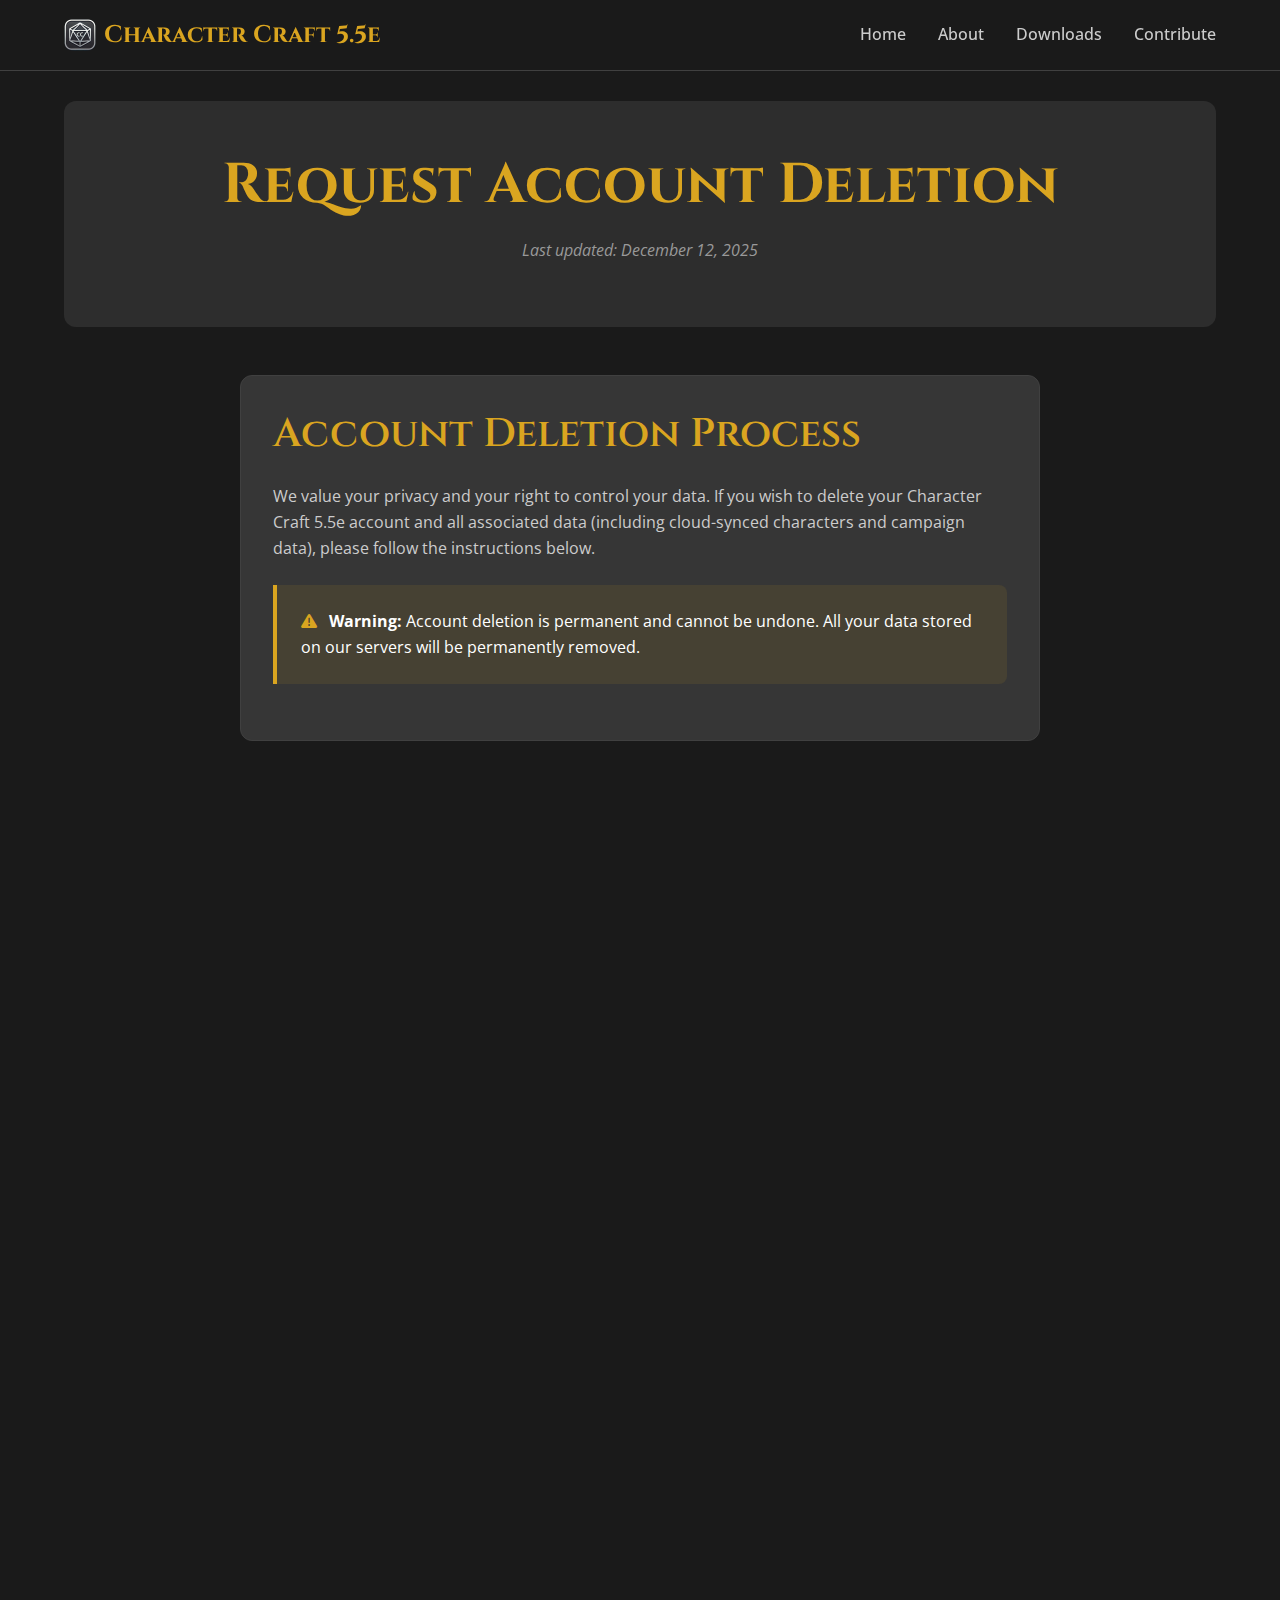
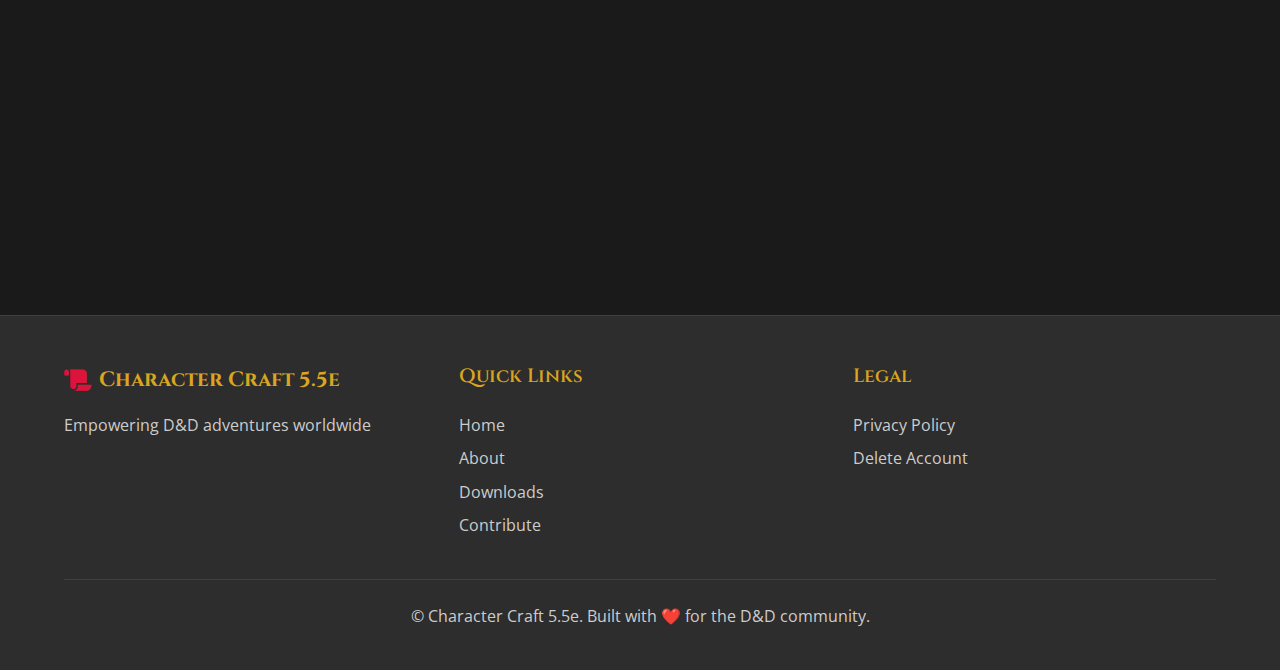
<file: delete-account.html>
<!DOCTYPE html>
<html lang="en">
<head>
    <meta charset="UTF-8">
    <meta name="viewport" content="width=device-width, initial-scale=1.0">
    <meta name="description" content="Request Account Deletion for Character Craft 5.5e - Instructions on how to delete your account and data.">
    <title>Delete Account - Character Craft 5.5e</title>
    <link rel="stylesheet" href="assets/styles.css">
    <link href="https://fonts.googleapis.com/css2?family=Cinzel:wght@400;600;700&family=Open+Sans:wght@300;400;600&display=swap" rel="stylesheet">
    <link rel="stylesheet" href="https://cdnjs.cloudflare.com/ajax/libs/font-awesome/6.0.0/css/all.min.css">
</head>
<body>
    <header class="header-simple">
        <nav class="nav">
            <div class="nav-container">
                <div class="nav-logo">
                    <img src="assets/icon.png" alt="Character Craft 5.5e" class="nav-logo-img" onerror="this.style.display='none'; this.nextElementSibling.style.display='inline'">             
                    <a href="index">Character Craft 5.5e</a>
                </div>
                <ul class="nav-menu">
                    <li><a href="index">Home</a></li>
                    <li><a href="index#about">About</a></li>
                    <li><a href="index#download">Downloads</a></li>
                    <li><a href="index#contribute">Contribute</a></li>
                </ul>
                <div class="nav-toggle">
                    <span></span>
                    <span></span>
                    <span></span>
                </div>
            </div>
        </nav>
    </header>

    <main class="privacy-main">
        <div class="container">
            <div class="privacy-header">
                <h1>Request Account Deletion</h1>
                <p class="last-updated">Last updated: December 12, 2025</p>
            </div>

            <div class="privacy-content">
                <section class="privacy-section">
                    <h2>Account Deletion Process</h2>
                    <p>We value your privacy and your right to control your data. If you wish to delete your Character Craft 5.5e account and all associated data (including cloud-synced characters and campaign data), please follow the instructions below.</p>
                    
                    <div class="note">
                        <i class="fas fa-exclamation-triangle"></i>
                        <strong>Warning:</strong> Account deletion is permanent and cannot be undone. All your data stored on our servers will be permanently removed.
                    </div>
                </section>

                <section class="privacy-section">
                    <h2>How to Request Deletion</h2>
                    <p>To initiate the deletion process, please send an email to our support team with the following details:</p>
                    
                    <ul>
                        <li><strong>Subject:</strong> Account Deletion Request</li>
                        <li><strong>Email Address:</strong> The email address associated with your Character Craft 5.5e account.</li>
                        <li><strong>Reason (Optional):</strong> We would appreciate knowing why you are leaving to help us improve, but this is not required.</li>
                    </ul>

                    <div class="contact-info" style="margin-top: var(--spacing-md);">
                        <div class="contact-item">
                            <i class="fas fa-envelope"></i>
                            <div>
                                <h4>Send Request via Email</h4>
                                <p><a href="mailto:mgsstudiodeveloper@gmail.com?subject=Account%20Deletion%20Request&body=I%20would%20like%20to%20request%20the%20deletion%20of%20my%20Character%20Craft%205.5e%20account.%0A%0AAccount%20Email%3A%20">mgsstudiodeveloper@gmail.com</a></p>
                            </div>
                        </div>
                    </div>
                </section>

                <section class="privacy-section">
                    <h2>What Happens Next?</h2>
                    <ol style="padding-left: var(--spacing-lg); color: var(--text-secondary);">
                        <li style="margin-bottom: var(--spacing-xs);"><strong>Verification:</strong> We may contact you to verify that you are the owner of the account.</li>
                        <li style="margin-bottom: var(--spacing-xs);"><strong>Processing:</strong> Once verified, your account and all associated data will be scheduled for deletion.</li>
                        <li style="margin-bottom: var(--spacing-xs);"><strong>Completion:</strong> The process is typically completed within 7-14 business days. You will receive a confirmation email once your data has been removed.</li>
                    </ol>
                </section>

                <section class="privacy-section">
                    <h2>Data Retained</h2>
                    <p>Please note that some data may be retained for a short period in our backup systems or as required by law. However, this data will not be accessible or used for any other purpose.</p>
                </section>
            </div>
        </div>
    </main>

    <footer class="footer">
        <div class="container">
            <div class="footer-content">
                <div class="footer-section">
                    <div class="footer-logo">
                        <i class="fas fa-scroll"></i>
                        <span>Character Craft 5.5e</span>
                    </div>
                    <p>Empowering D&D adventures worldwide</p>
                </div>
                
                <div class="footer-section">
                    <h3>Quick Links</h3>
                    <ul>
                        <li><a href="index">Home</a></li>
                        <li><a href="index#about">About</a></li>
                        <li><a href="index#download">Downloads</a></li>
                        <li><a href="index#contribute">Contribute</a></li>
                    </ul>
                </div>
                
                <div class="footer-section">
                    <h3>Legal</h3>
                    <ul>
                        <li><a href="privacy-policy">Privacy Policy</a></li>
                        <li><a href="delete-account">Delete Account</a></li>
                    </ul>
                </div>
            </div>
            
            <div class="footer-bottom">
                <p>&copy; Character Craft 5.5e. Built with ❤️ for the D&D community.</p>
            </div>
        </div>
    </footer>

    <script src="assets/script.js"></script>
</body>
</html>
</file>
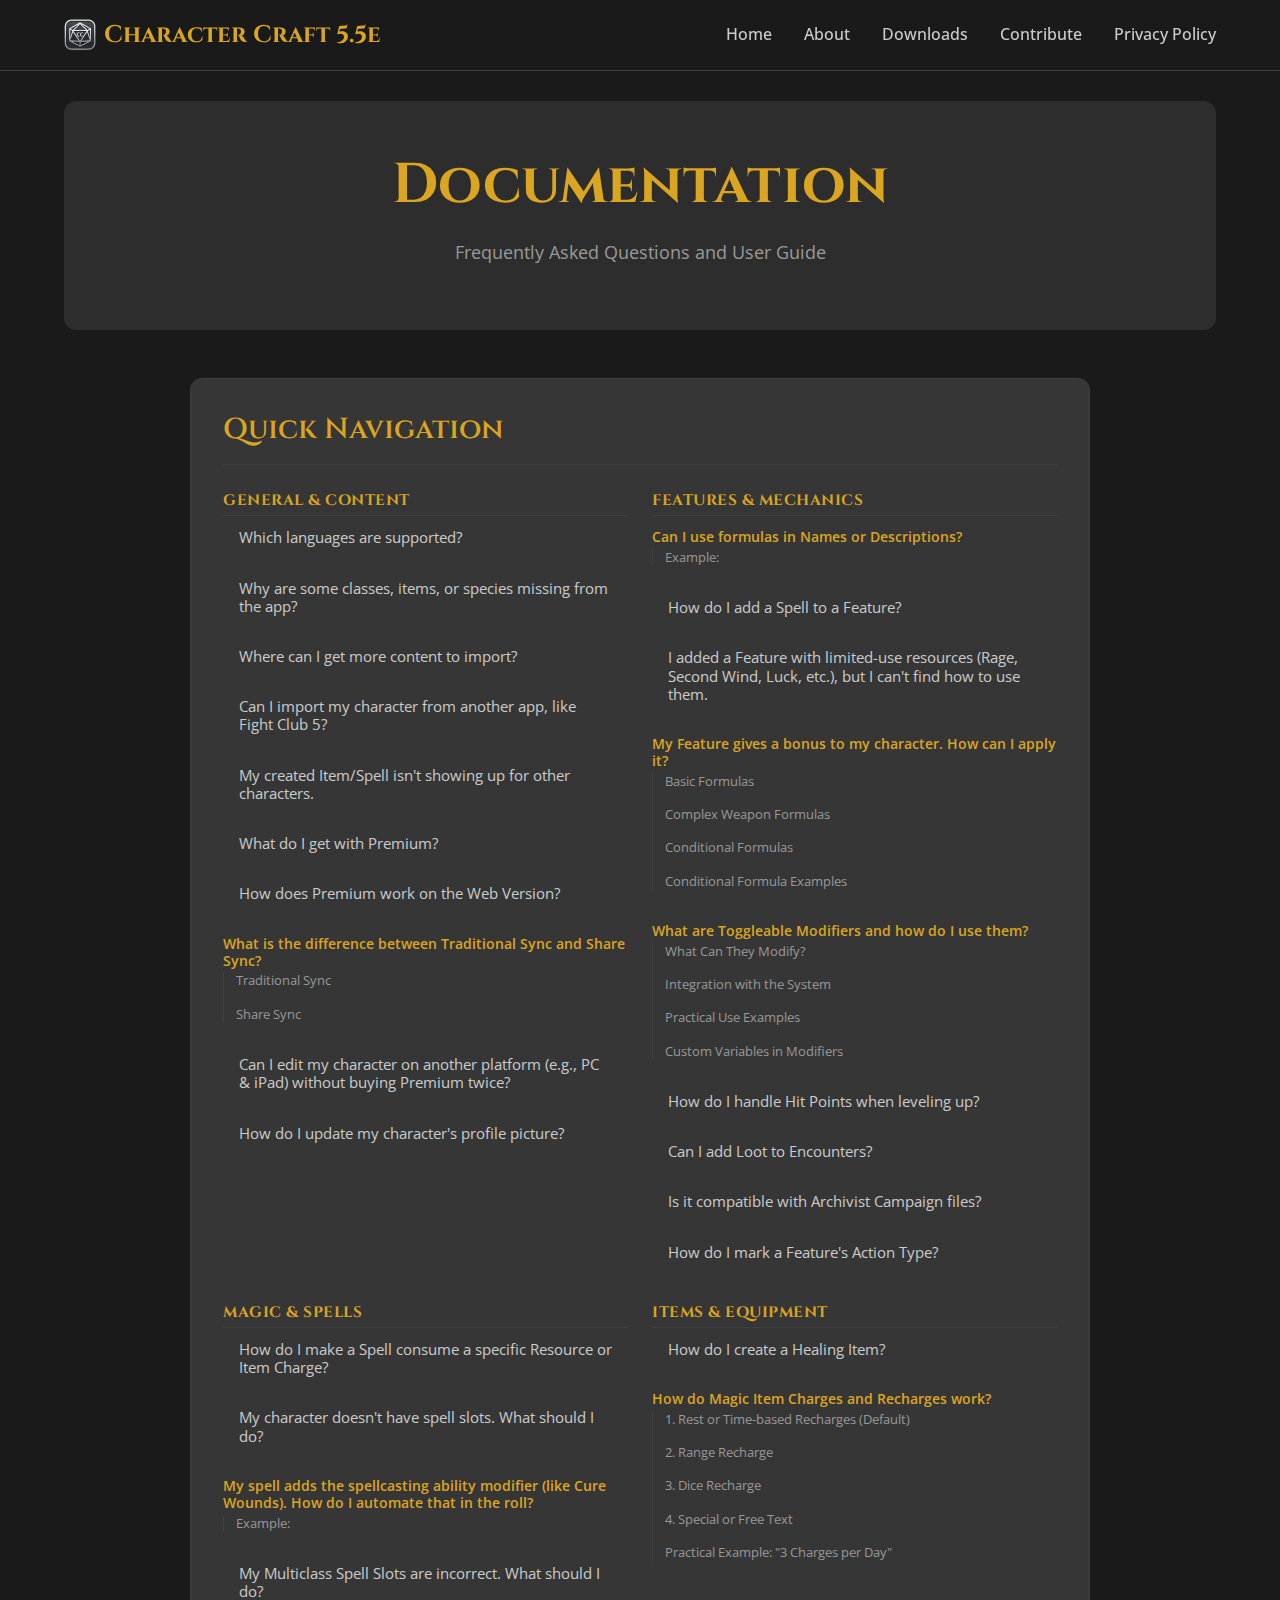
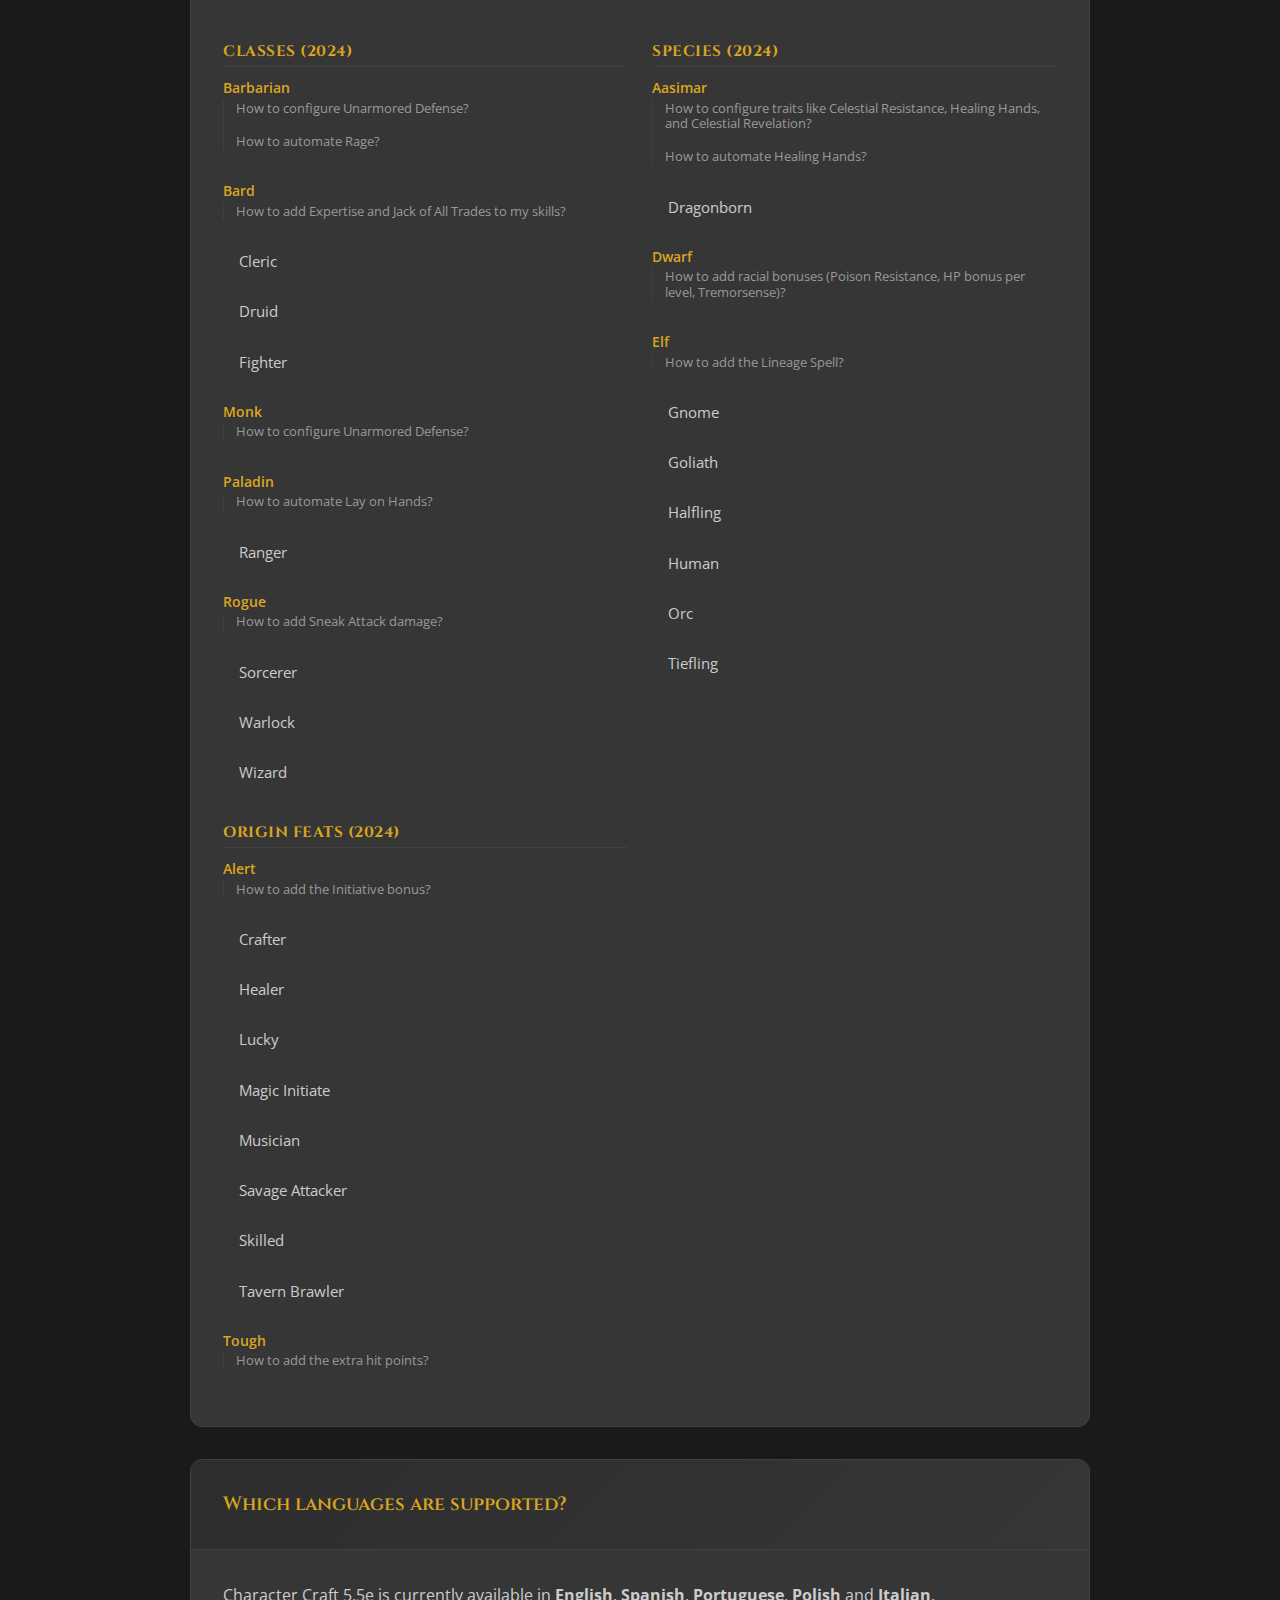
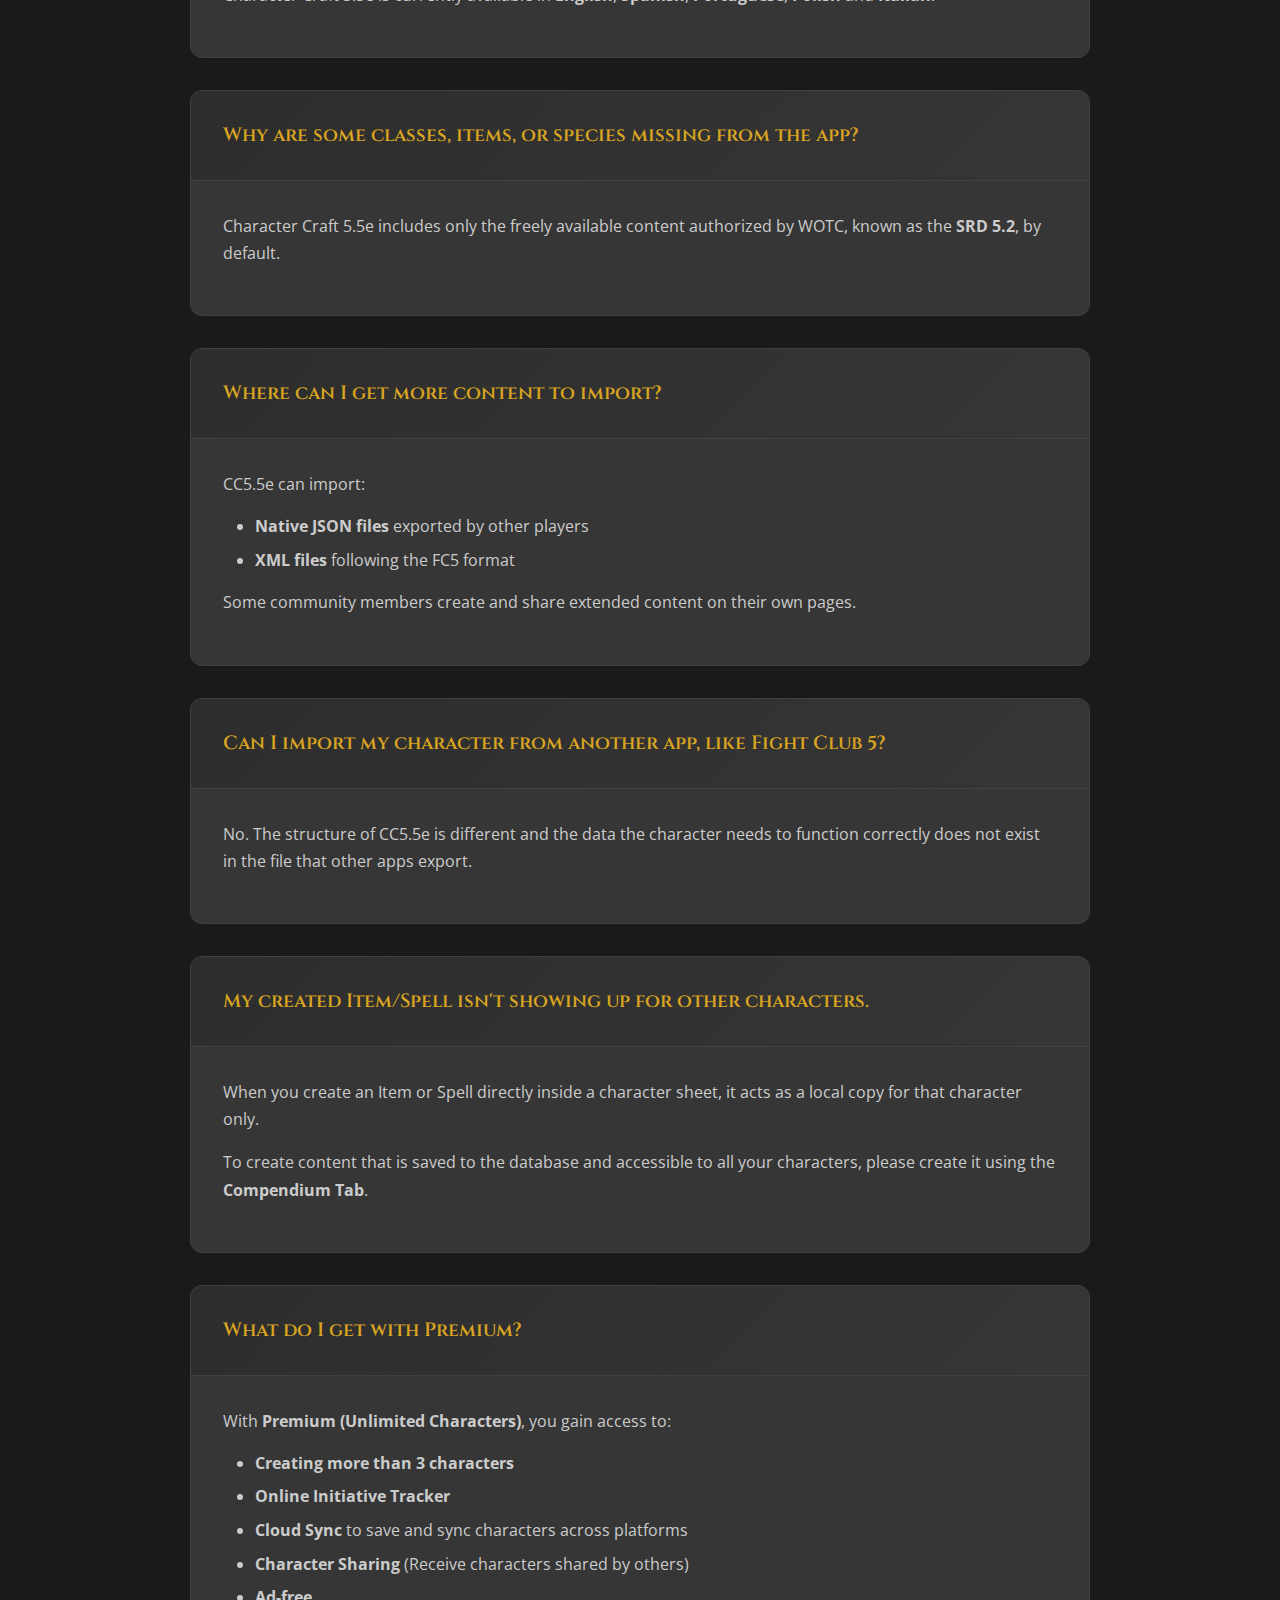
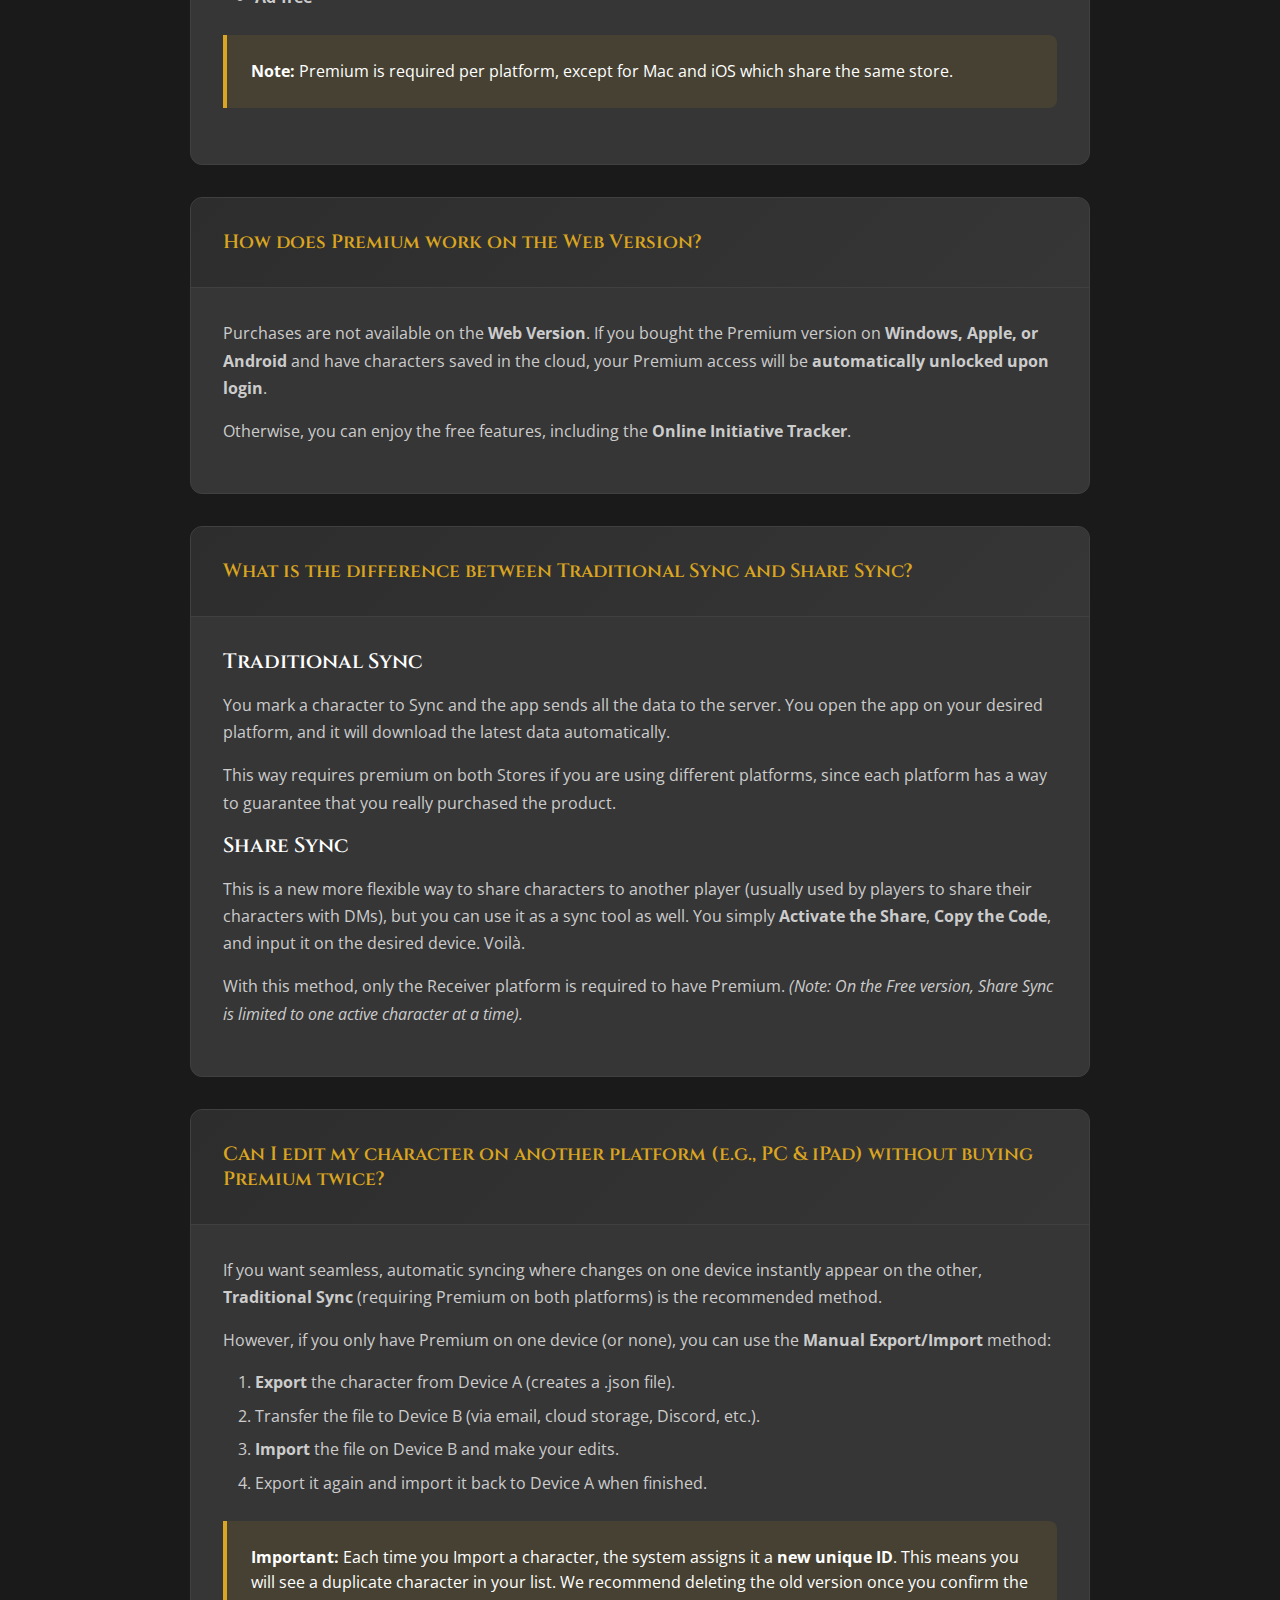
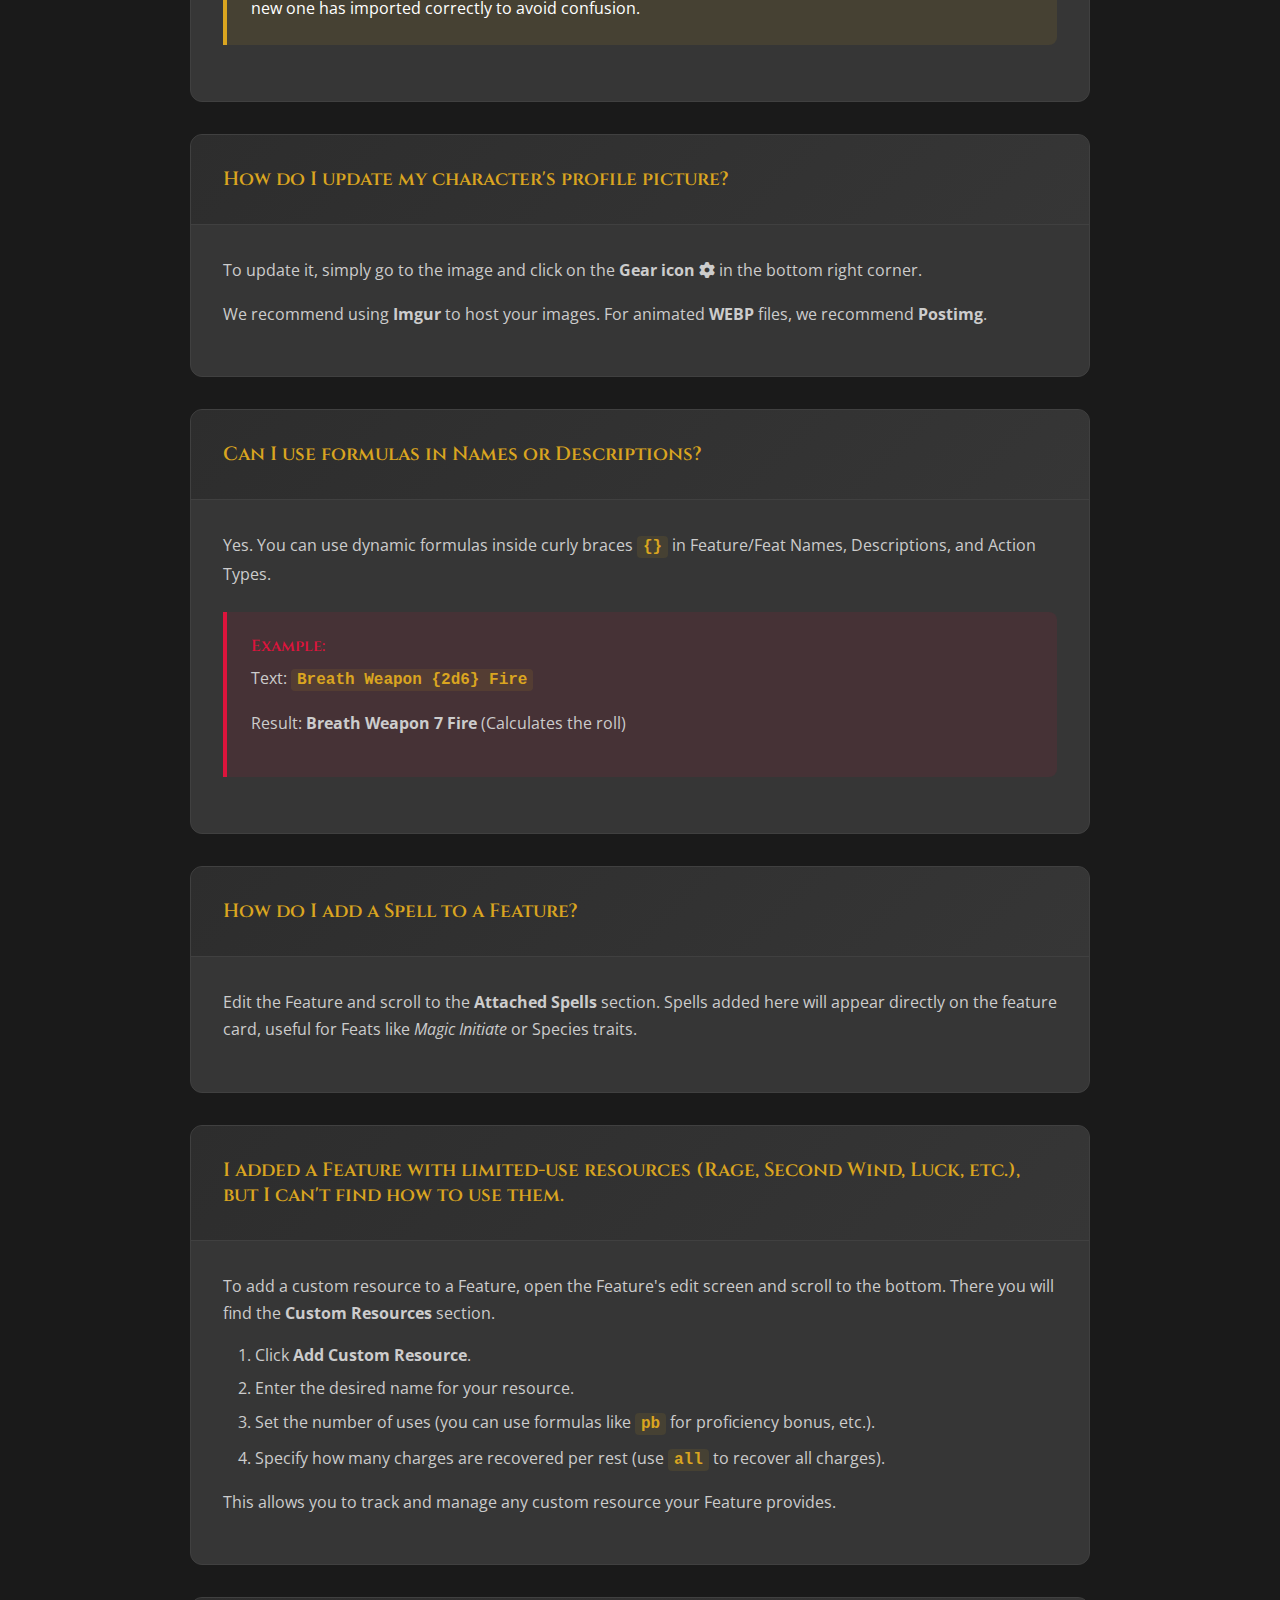
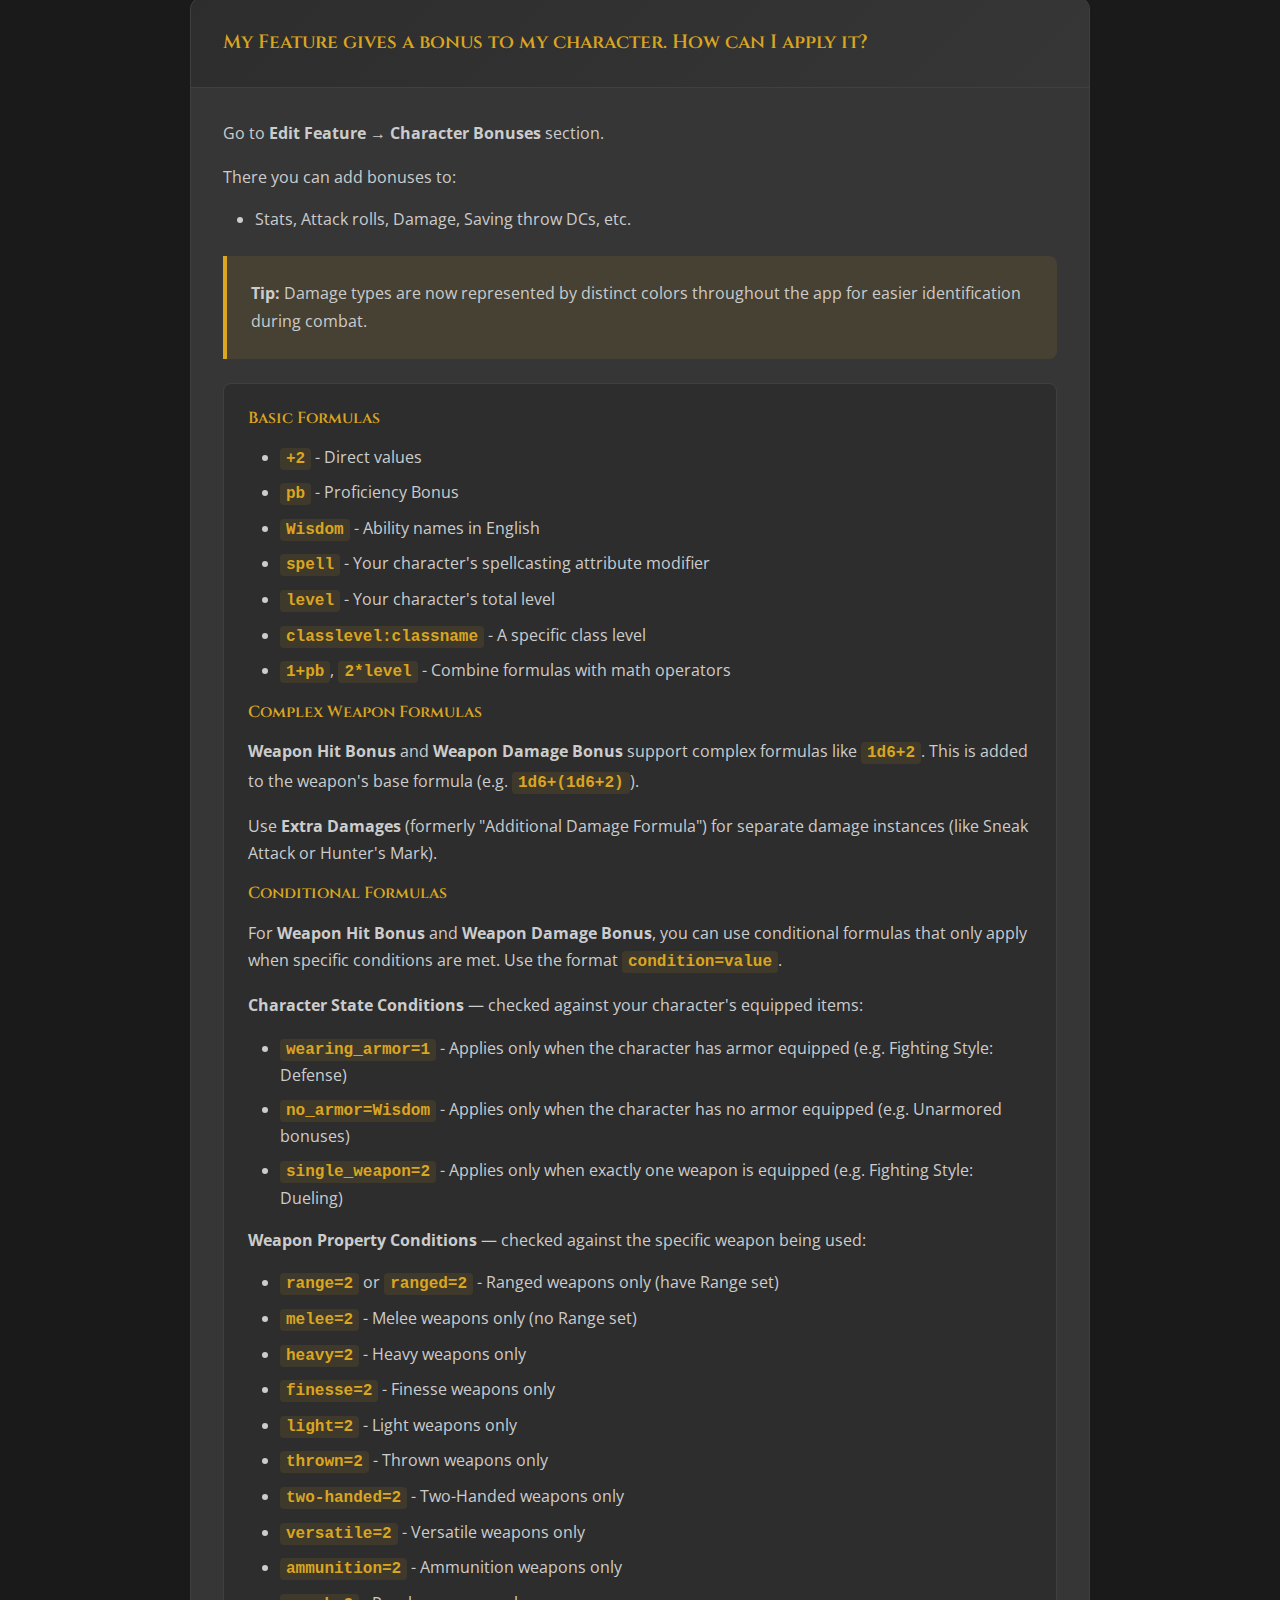
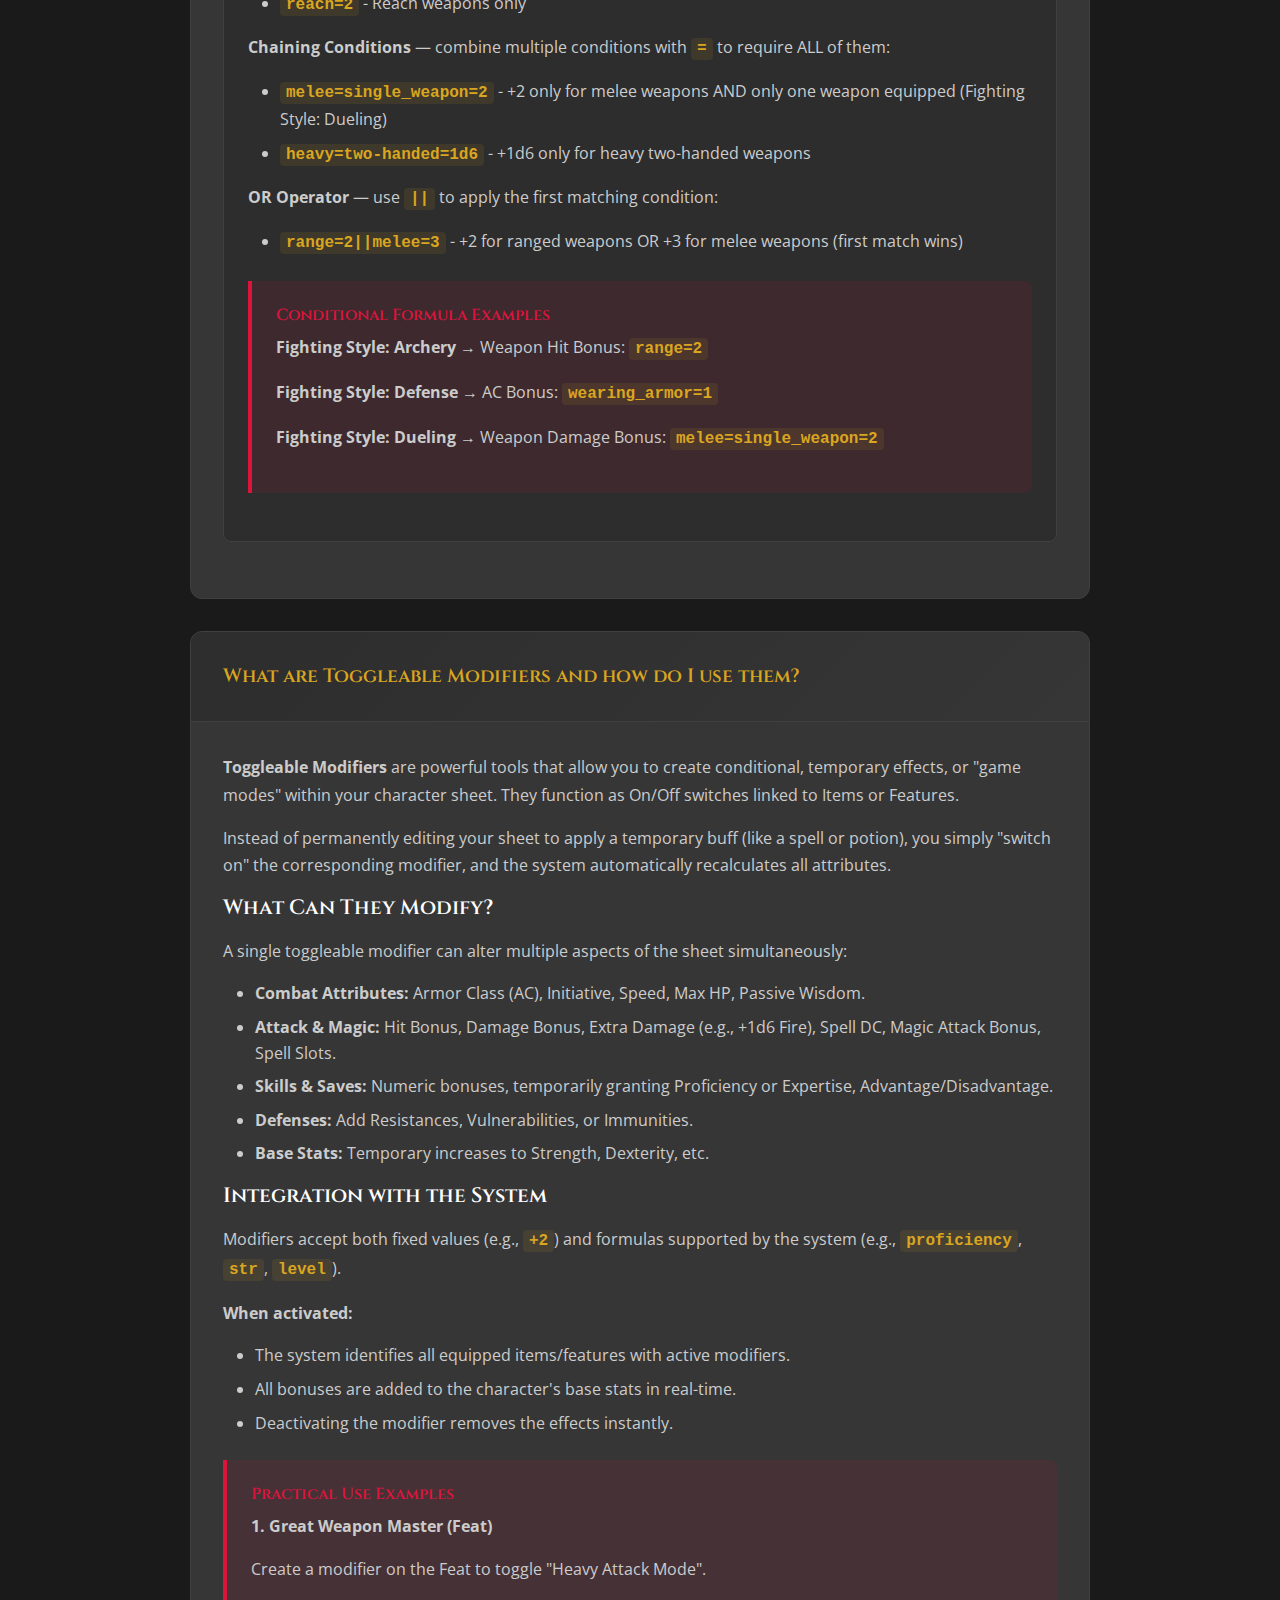
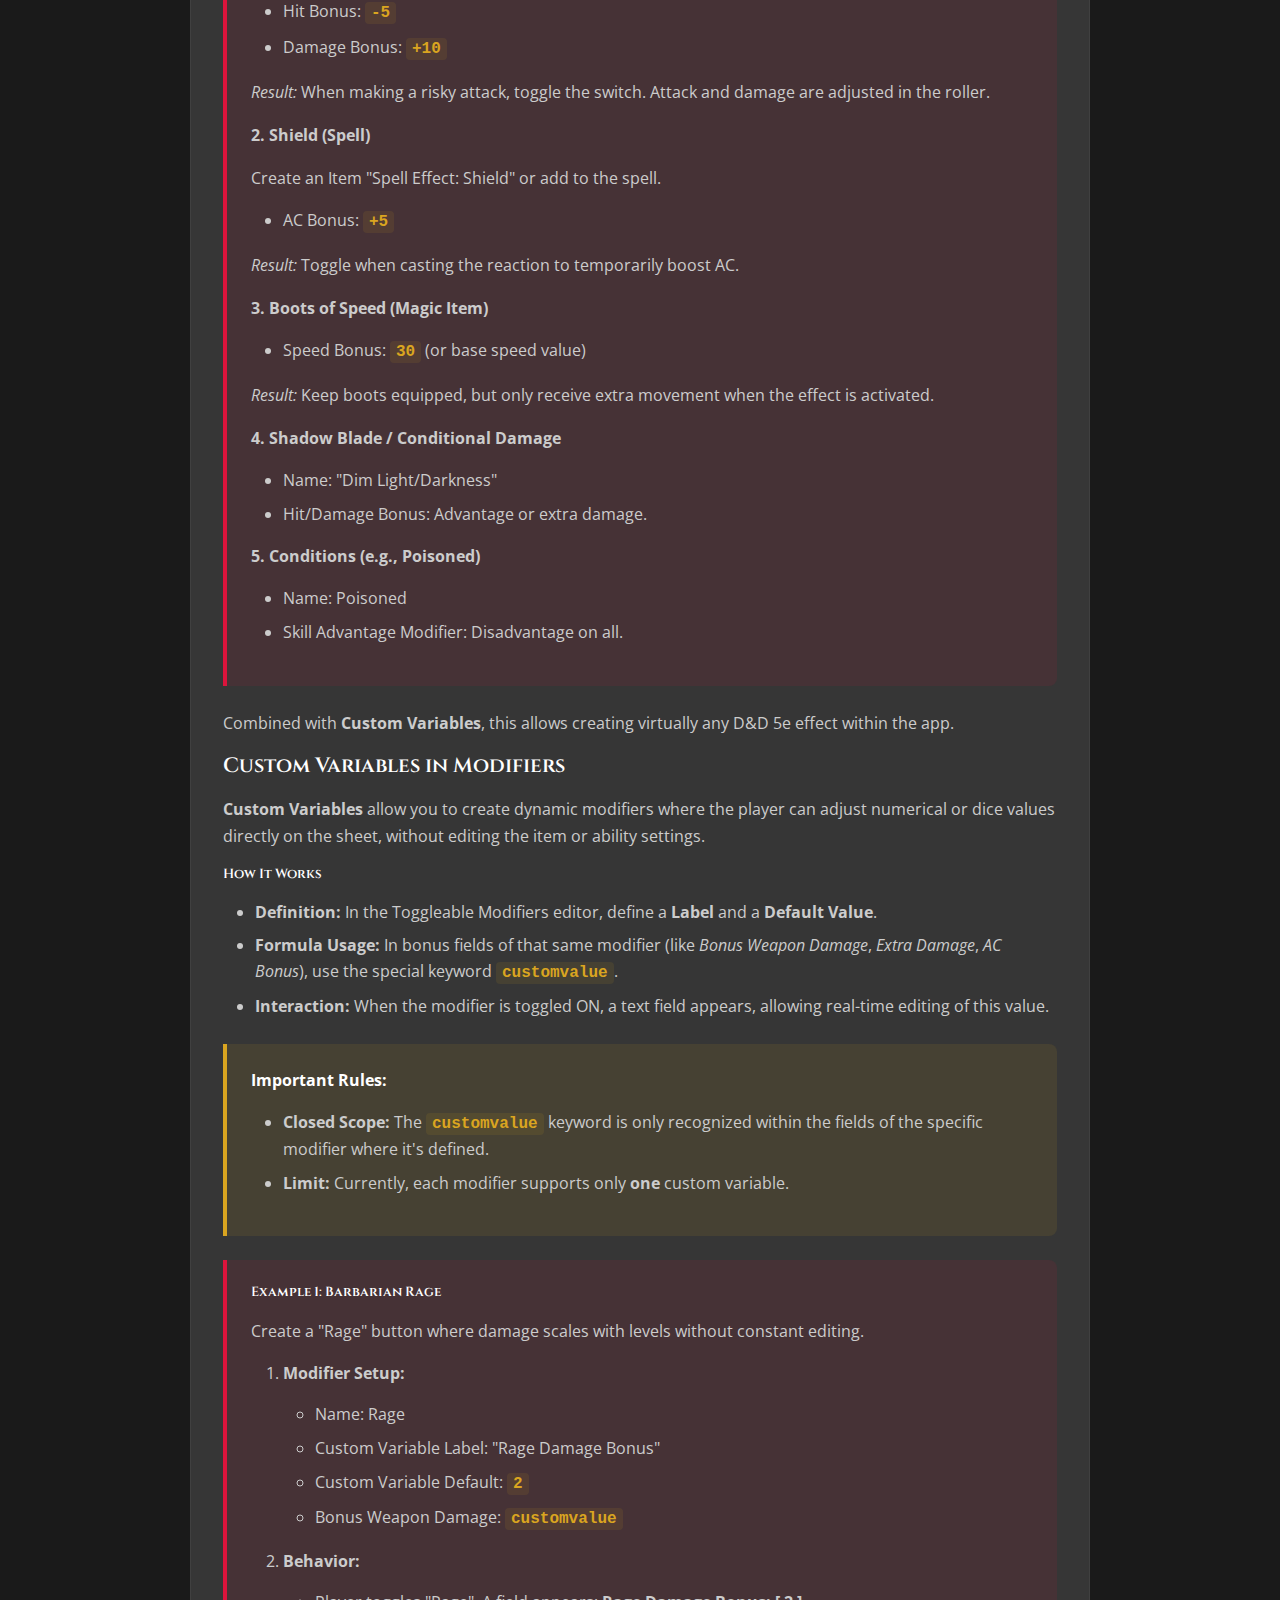
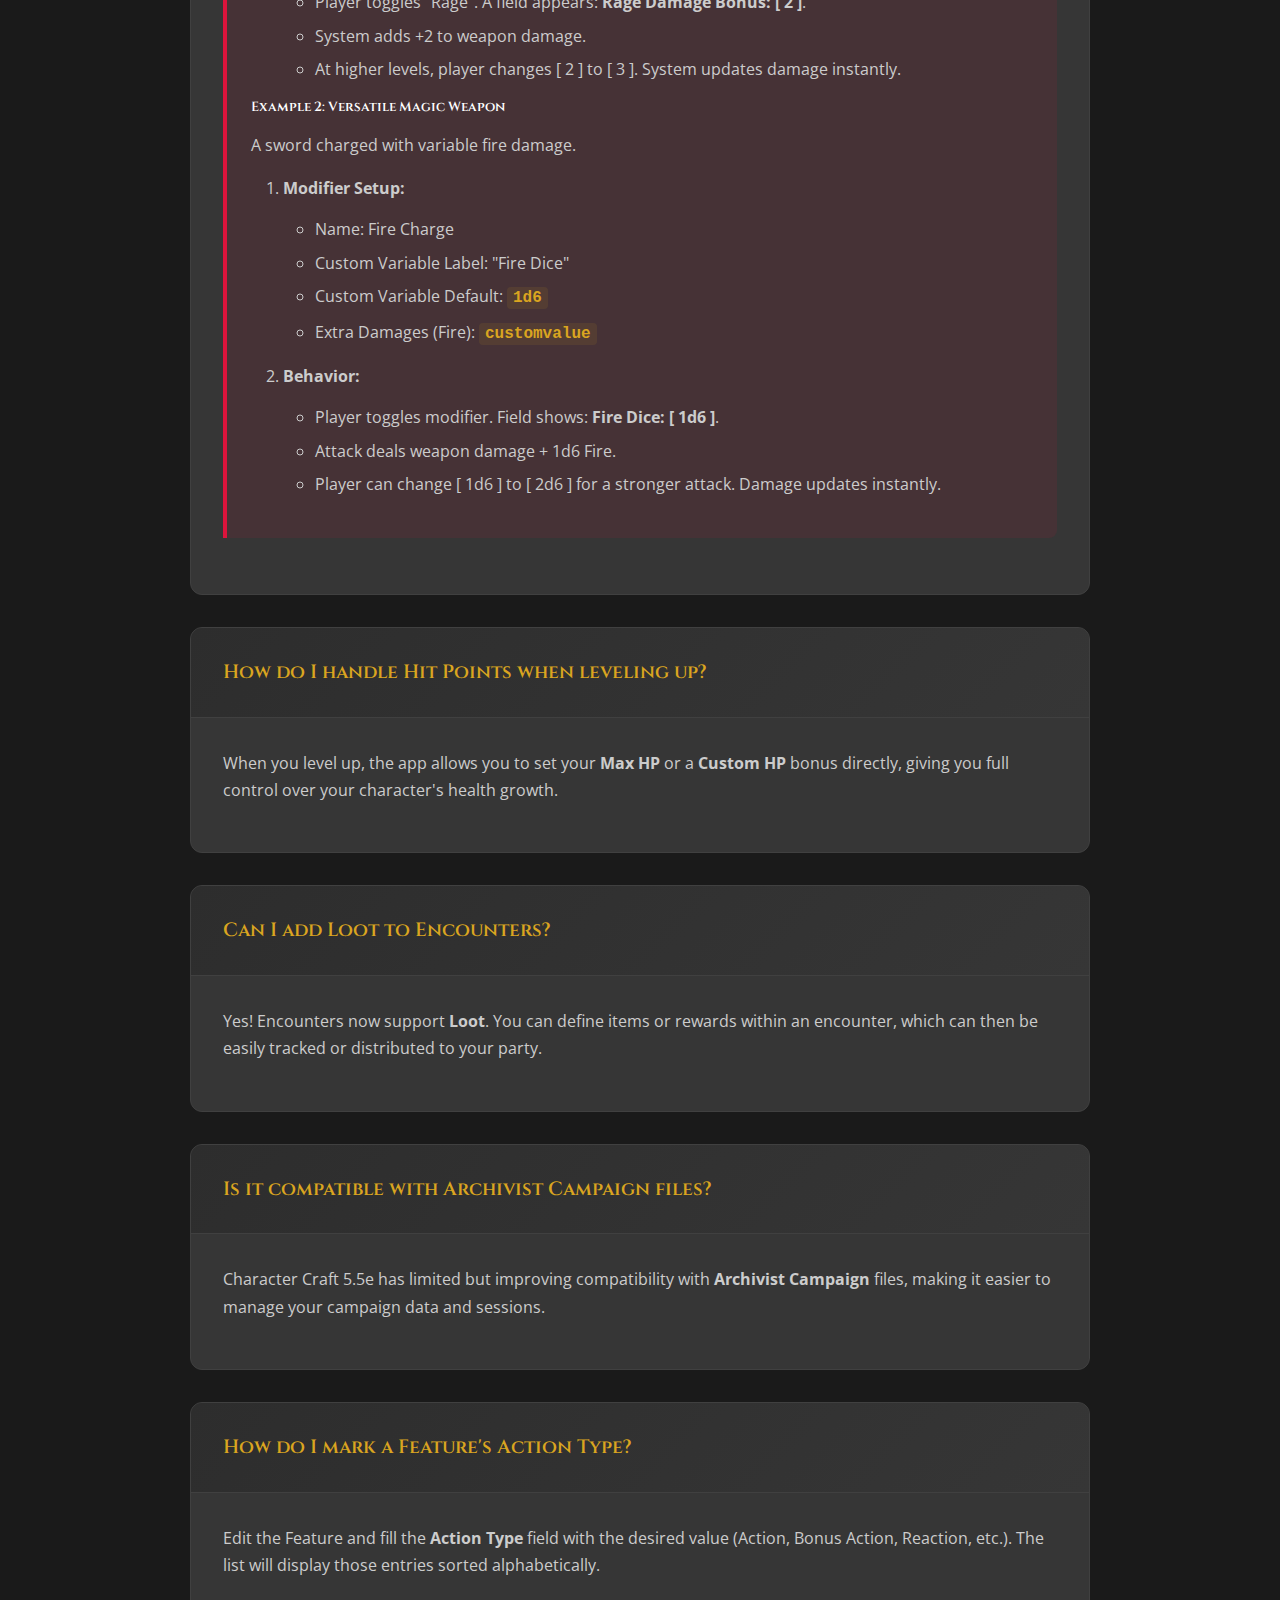
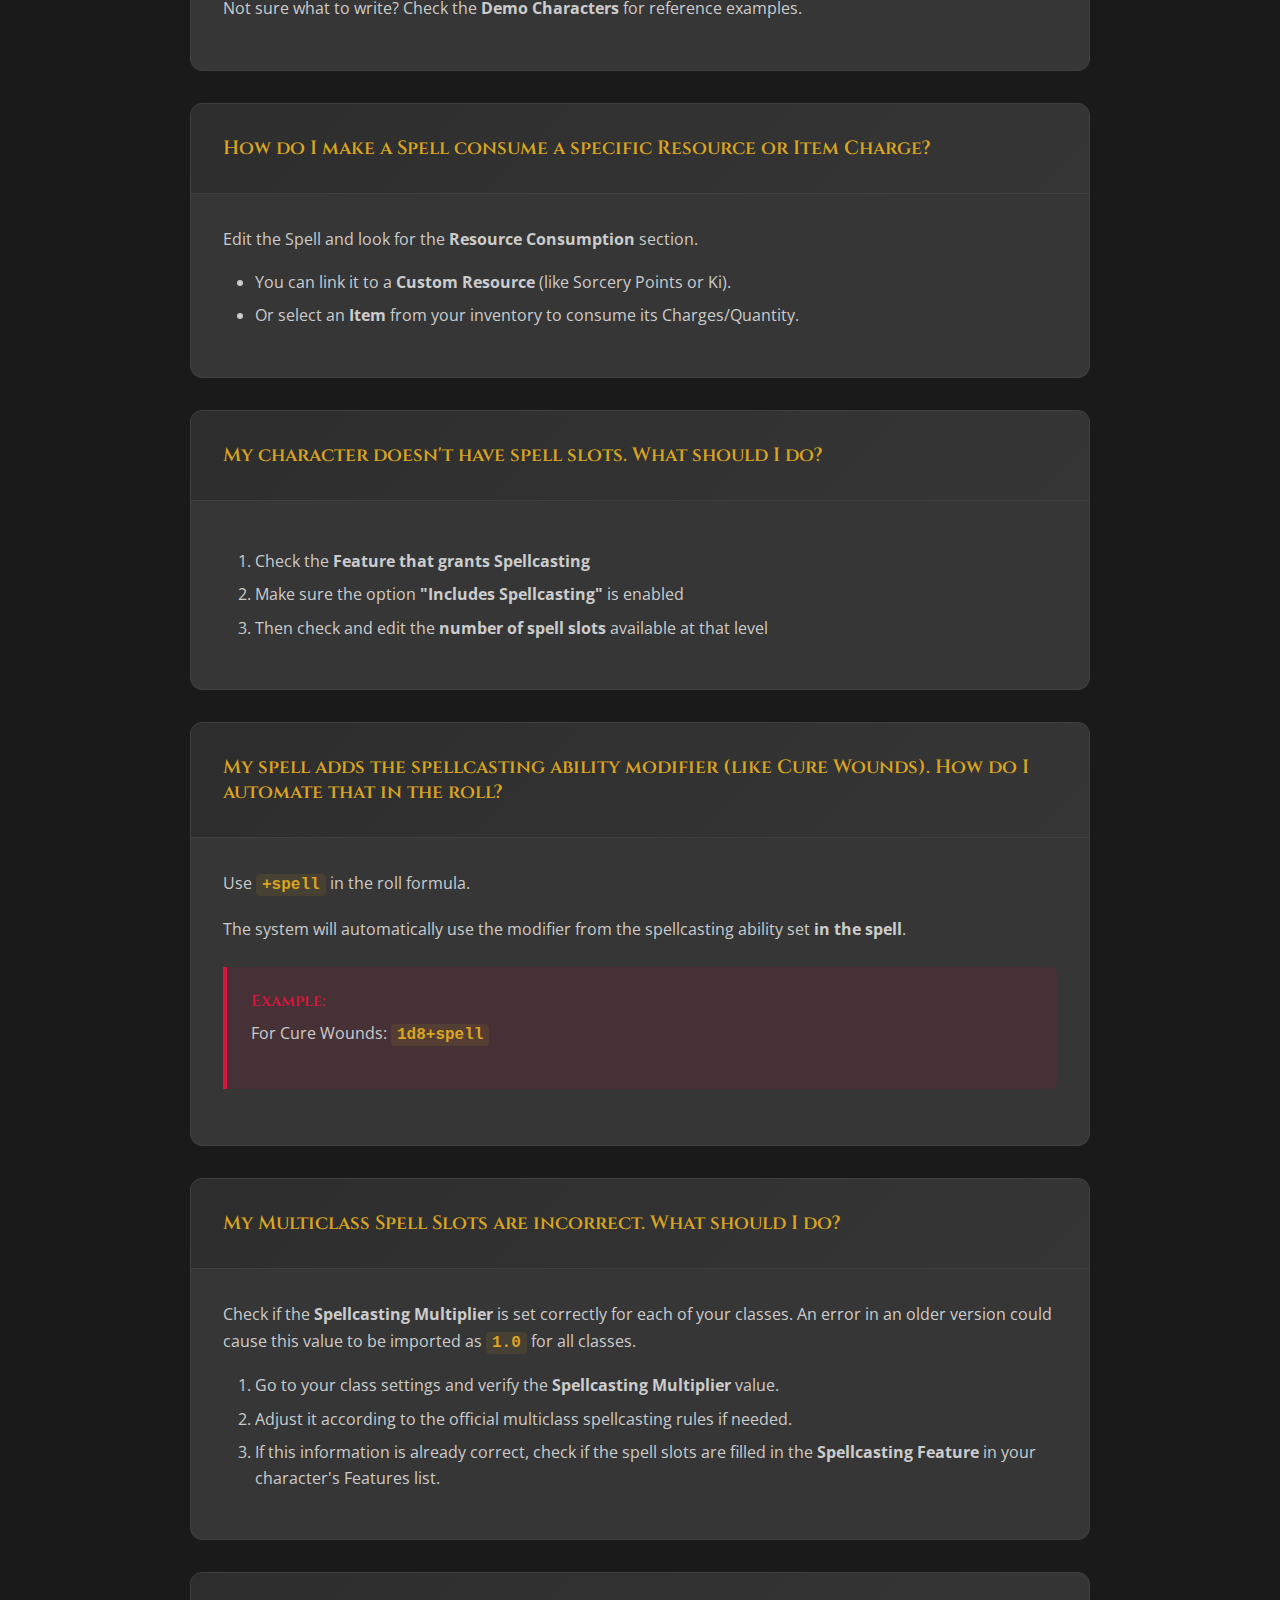
<file: documentation.html>
<!DOCTYPE html>
<html lang="en">

<head>
    <meta charset="UTF-8">
    <script>
        (function () {
            var targetDomain = "charactercraftapp.com";
            var currentHostname = window.location.hostname;
            if (currentHostname === "localhost" || currentHostname === "127.0.0.1") return;
            if (currentHostname !== targetDomain && currentHostname !== "www." + targetDomain) {
                var path = window.location.pathname;
                // Remove repository name from path if present (common when moving from GitHub Pages to custom domain)
                path = path.replace(/^\/CharacterCraft_5.5e_Public/, "");
                if (!path.startsWith("/")) path = "/" + path;
                var newUrl = "https://" + targetDomain + path + window.location.search + window.location.hash;
                window.location.replace(newUrl);
            }
        })();
    </script>
    <meta name="viewport" content="width=device-width, initial-scale=1.0">
    <meta name="description" content="Character Craft 5.5e Documentation - Frequently Asked Questions and User Guide">
    <title>Documentation - Character Craft 5.5e</title>

    <!-- Favicon and App Icons -->
    <link rel="icon" type="image/png" sizes="32x32" href="assets/icon.png">
    <link rel="icon" type="image/png" sizes="16x16" href="assets/icon.png">
    <link rel="apple-touch-icon" sizes="180x180" href="assets/icon.png">
    <meta name="msapplication-TileImage" content="assets/icon.png">

    <link rel="stylesheet" href="assets/styles.css">
    <link
        href="https://fonts.googleapis.com/css2?family=Cinzel:wght@400;600;700&family=Open+Sans:wght@300;400;600&display=swap"
        rel="stylesheet">
    <link rel="stylesheet" href="https://cdnjs.cloudflare.com/ajax/libs/font-awesome/6.0.0/css/all.min.css">
</head>

<body>
    <header class="header-simple">
        <nav class="nav">
            <div class="nav-container">
                <div class="nav-logo">
                    <img src="assets/icon.png" alt="Character Craft 5.5e" class="nav-logo-img"
                        onerror="this.style.display='none'; this.nextElementSibling.style.display='inline'">
                    <i class="fas fa-scroll nav-logo-fallback" style="display: none;"></i>
                    <a href="./">Character Craft 5.5e</a>
                </div>
                <ul class="nav-menu">
                    <li><a href="./">Home</a></li>
                    <li><a href="./#about">About</a></li>
                    <li><a href="./#download">Downloads</a></li>
                    <li><a href="./#contribute">Contribute</a></li>
                    <li><a href="privacy-policy">Privacy Policy</a></li>
                </ul>
                <div class="nav-toggle">
                    <span></span>
                    <span></span>
                    <span></span>
                </div>
            </div>
        </nav>
    </header>

    <main class="documentation-main">
        <div class="container">
            <div class="documentation-header">
                <h1>Documentation</h1>
                <p class="documentation-subtitle">Frequently Asked Questions and User Guide</p>
            </div>

            <div class="documentation-index">
                <h3>Quick Navigation</h3>
                <ul id="doc-index-list">
                    <!-- Index will be generated by JavaScript -->
                </ul>
            </div>

            <div class="documentation-content">
                <!-- General & Content -->
                <div class="doc-category" data-title="General & Content">
                    <div class="faq-item" id="faq-languages">
                        <div class="faq-question">
                            <h3>Which languages are supported?</h3>
                        </div>
                        <div class="faq-answer">
                            <p>Character Craft 5.5e is currently available in <strong>English</strong>, <strong>Spanish</strong>, <strong>Portuguese</strong>, <strong>Polish</strong> and <strong>Italian</strong>.</p>
                        </div>
                    </div>

                    <div class="faq-item" id="faq-missing-content">
                        <div class="faq-question">
                            <h3>Why are some classes, items, or species missing from the app?</h3>
                        </div>
                        <div class="faq-answer">
                            <p>Character Craft 5.5e includes only the freely available content authorized by WOTC, known
                                as
                                the <strong>SRD 5.2</strong>, by default.</p>
                        </div>
                    </div>

                    <div class="faq-item" id="faq-import-content">
                        <div class="faq-question">
                            <h3>Where can I get more content to import?</h3>
                        </div>
                        <div class="faq-answer">
                            <p>CC5.5e can import:</p>
                            <ul>
                                <li><strong>Native JSON files</strong> exported by other players</li>
                                <li><strong>XML files</strong> following the FC5 format</li>
                            </ul>
                            <p>Some community members create and share extended content on their own pages.</p>
                        </div>
                    </div>

                    <div class="faq-item" id="faq-import-char">
                        <div class="faq-question">
                            <h3>Can I import my character from another app, like Fight Club 5?</h3>
                        </div>
                        <div class="faq-answer">
                            <p>No. The structure of CC5.5e is different and the data the character needs to function
                                correctly does not exist in the file that other apps export.</p>
                        </div>
                    </div>

                    <div class="faq-item" id="faq-content-saving">
                        <div class="faq-question">
                            <h3>My created Item/Spell isn't showing up for other characters.</h3>
                        </div>
                        <div class="faq-answer">
                            <p>When you create an Item or Spell directly inside a character sheet, it acts as a local copy for that character only.</p>
                            <p>To create content that is saved to the database and accessible to all your characters, please create it using the <strong>Compendium Tab</strong>.</p>
                        </div>
                    </div>

                    <div class="faq-item" id="faq-premium-features">
                        <div class="faq-question">
                            <h3>What do I get with Premium?</h3>
                        </div>
                        <div class="faq-answer">
                            <p>With <strong>Premium (Unlimited Characters)</strong>, you gain access to:</p>
                            <ul>
                                <li><strong>Creating more than 3 characters</strong></li>
                                <li><strong>Online Initiative Tracker</strong></li>
                                <li><strong>Cloud Sync</strong> to save and sync characters across platforms</li>
                                <li><strong>Character Sharing</strong> (Receive characters shared by others)</li>
                                <li><strong>Ad-free</strong></li>
                            </ul>
                            <div class="note">

                                <strong>Note:</strong> Premium is required per platform, except for Mac and iOS which
                                share
                                the same store.
                            </div>
                        </div>
                    </div>

                    <div class="faq-item" id="faq-web-version-premium">
                        <div class="faq-question">
                            <h3>How does Premium work on the Web Version?</h3>
                        </div>
                        <div class="faq-answer">
                            <p>Purchases are not available on the <strong>Web Version</strong>. If you bought the Premium version on <strong>Windows, Apple, or Android</strong> and have characters saved in the cloud, your Premium access will be <strong>automatically unlocked upon login</strong>.</p>
                            <p>Otherwise, you can enjoy the free features, including the <strong>Online Initiative Tracker</strong>.</p>
                        </div>
                    </div>

                    <div class="faq-item" id="faq-sync-methods">
                        <div class="faq-question">
                            <h3>What is the difference between Traditional Sync and Share Sync?</h3>
                        </div>
                        <div class="faq-answer">
                            <h4>Traditional Sync</h4>
                            <p>You mark a character to Sync and the app sends all the data to the server. You open the app on your desired platform, and it will download the latest data automatically.</p>
                            <p>This way requires premium on both Stores if you are using different platforms, since each platform has a way to guarantee that you really purchased the product.</p>

                            <h4>Share Sync</h4>
                            <p>This is a new more flexible way to share characters to another player (usually used by players to share their characters with DMs), but you can use it as a sync tool as well. You simply <strong>Activate the Share</strong>, <strong>Copy the Code</strong>, and input it on the desired device. Voilà.</p>
                            <p>With this method, only the Receiver platform is required to have Premium. <em>(Note: On the Free version, Share Sync is limited to one active character at a time).</em></p>
                        </div>
                    </div>

                    <div class="faq-item" id="faq-cross-platform-edit">
                        <div class="faq-question">
                            <h3>Can I edit my character on another platform (e.g., PC & iPad) without buying Premium twice?</h3>
                        </div>
                        <div class="faq-answer">
                            <p>If you want seamless, automatic syncing where changes on one device instantly appear on the other, <strong>Traditional Sync</strong> (requiring Premium on both platforms) is the recommended method.</p>
                            
                            <p>However, if you only have Premium on one device (or none), you can use the <strong>Manual Export/Import</strong> method:</p>
                            <ol>
                                <li><strong>Export</strong> the character from Device A (creates a .json file).</li>
                                <li>Transfer the file to Device B (via email, cloud storage, Discord, etc.).</li>
                                <li><strong>Import</strong> the file on Device B and make your edits.</li>
                                <li>Export it again and import it back to Device A when finished.</li>
                            </ol>
                            
                            <div class="note">
                                <strong>Important:</strong> Each time you Import a character, the system assigns it a <strong>new unique ID</strong>. This means you will see a duplicate character in your list. We recommend deleting the old version once you confirm the new one has imported correctly to avoid confusion.
                            </div>
                        </div>
                    </div>

                    <div class="faq-item" id="faq-profile-picture">
                        <div class="faq-question">
                            <h3>How do I update my character's profile picture?</h3>
                        </div>
                        <div class="faq-answer">
                            <p>To update it, simply go to the image and click on the <strong>Gear icon</strong> <i
                                    class="fas fa-cog"></i> in the bottom right corner.</p>
                            <p>We recommend using <strong>Imgur</strong> to host your images. For animated
                                <strong>WEBP</strong> files, we recommend <strong>Postimg</strong>.</p>
                        </div>
                    </div>
                </div>

                <!-- Features & Mechanics -->
                <div class="doc-category" data-title="Features & Mechanics">
                    <div class="faq-item" id="faq-features-formulas">
                        <div class="faq-question">
                            <h3>Can I use formulas in Names or Descriptions?</h3>
                        </div>
                        <div class="faq-answer">
                            <p>Yes. You can use dynamic formulas inside curly braces <code>{}</code> in Feature/Feat Names, Descriptions, and Action Types.</p>
                            <div class="example">
                                <h4>Example:</h4>
                                <p>Text: <code>Breath Weapon {2d6} Fire</code></p>
                                <p>Result: <strong>Breath Weapon 7 Fire</strong> (Calculates the roll)</p>
                            </div>
                        </div>
                    </div>

                    <div class="faq-item" id="faq-attached-spells">
                        <div class="faq-question">
                            <h3>How do I add a Spell to a Feature?</h3>
                        </div>
                        <div class="faq-answer">
                            <p>Edit the Feature and scroll to the <strong>Attached Spells</strong> section. Spells added here will appear directly on the feature card, useful for Feats like <em>Magic Initiate</em> or Species traits.</p>
                        </div>
                    </div>
                    
                    <div class="faq-item" id="faq-limited-use-counters">
                        <div class="faq-question">
                            <h3>

                                I added a Feature with limited-use resources (Rage, Second Wind, Luck, etc.), but I
                                can't
                                find how to use them.
                            </h3>
                        </div>
                        <div class="faq-answer">
                            <p>
                                To add a custom resource to a Feature, open the Feature's edit screen and scroll to the
                                bottom. There you will find the <strong>Custom Resources</strong> section.
                            </p>
                            <ol>
                                <li>Click <strong>Add Custom Resource</strong>.</li>
                                <li>Enter the desired name for your resource.</li>
                                <li>Set the number of uses (you can use formulas like <code>pb</code> for proficiency
                                    bonus, etc.).</li>
                                <li>Specify how many charges are recovered per rest (use <code>all</code> to recover all
                                    charges).</li>
                            </ol>
                            <p>
                                This allows you to track and manage any custom resource your Feature provides.
                            </p>
                        </div>
                    </div>

                    <div class="faq-item" id="faq-character-bonuses">
                        <div class="faq-question">
                            <h3>

                                My Feature gives a bonus to my character. How can I apply it?
                            </h3>
                        </div>
                        <div class="faq-answer">
                            <p>Go to <strong>Edit Feature → Character Bonuses</strong> section.</p>
                            <p>There you can add bonuses to:</p>
                            <ul>
                                <li>Stats, Attack rolls, Damage, Saving throw DCs, etc.</li>
                            </ul>
                            <p class="note"><strong>Tip:</strong> Damage types are now represented by distinct colors throughout the app for easier identification during combat.</p>

                            <div class="code-examples">
                                <h4>Basic Formulas</h4>
                                <ul>
                                    <li><code>+2</code> - Direct values</li>
                                    <li><code>pb</code> - Proficiency Bonus</li>
                                    <li><code>Wisdom</code> - Ability names in English</li>
                                    <li><code>spell</code> - Your character's spellcasting attribute modifier</li>
                                    <li><code>level</code> - Your character's total level</li>
                                    <li><code>classlevel:classname</code> - A specific class level</li>
                                    <li><code>1+pb</code>, <code>2*level</code> - Combine formulas with math operators</li>
                                </ul>

                                <h4>Complex Weapon Formulas</h4>
                                <p><strong>Weapon Hit Bonus</strong> and <strong>Weapon Damage Bonus</strong> support complex formulas like <code>1d6+2</code>. This is added to the weapon's base formula (e.g. <code>1d6+(1d6+2)</code>).</p>
                                <p>Use <strong>Extra Damages</strong> (formerly "Additional Damage Formula") for separate damage instances (like Sneak Attack or Hunter's Mark).</p>

                                <h4>Conditional Formulas</h4>
                                <p>For <strong>Weapon Hit Bonus</strong> and <strong>Weapon Damage Bonus</strong>, you can use conditional formulas that only apply when specific conditions are met. Use the format <code>condition=value</code>.</p>

                                <p><strong>Character State Conditions</strong> — checked against your character's equipped items:</p>
                                <ul>
                                    <li><code>wearing_armor=1</code> - Applies only when the character has armor equipped (e.g. Fighting Style: Defense)</li>
                                    <li><code>no_armor=Wisdom</code> - Applies only when the character has no armor equipped (e.g. Unarmored bonuses)</li>
                                    <li><code>single_weapon=2</code> - Applies only when exactly one weapon is equipped (e.g. Fighting Style: Dueling)</li>
                                </ul>

                                <p><strong>Weapon Property Conditions</strong> — checked against the specific weapon being used:</p>
                                <ul>
                                    <li><code>range=2</code> or <code>ranged=2</code> - Ranged weapons only (have Range set)</li>
                                    <li><code>melee=2</code> - Melee weapons only (no Range set)</li>
                                    <li><code>heavy=2</code> - Heavy weapons only</li>
                                    <li><code>finesse=2</code> - Finesse weapons only</li>
                                    <li><code>light=2</code> - Light weapons only</li>
                                    <li><code>thrown=2</code> - Thrown weapons only</li>
                                    <li><code>two-handed=2</code> - Two-Handed weapons only</li>
                                    <li><code>versatile=2</code> - Versatile weapons only</li>
                                    <li><code>ammunition=2</code> - Ammunition weapons only</li>
                                    <li><code>reach=2</code> - Reach weapons only</li>
                                </ul>

                                <p><strong>Chaining Conditions</strong> — combine multiple conditions with <code>=</code> to require ALL of them:</p>
                                <ul>
                                    <li><code>melee=single_weapon=2</code> - +2 only for melee weapons AND only one weapon equipped (Fighting Style: Dueling)</li>
                                    <li><code>heavy=two-handed=1d6</code> - +1d6 only for heavy two-handed weapons</li>
                                </ul>

                                <p><strong>OR Operator</strong> — use <code>||</code> to apply the first matching condition:</p>
                                <ul>
                                    <li><code>range=2||melee=3</code> - +2 for ranged weapons OR +3 for melee weapons (first match wins)</li>
                                </ul>

                                <div class="example">
                                    <h4>Conditional Formula Examples</h4>
                                    <p><strong>Fighting Style: Archery</strong> → Weapon Hit Bonus: <code>range=2</code></p>
                                    <p><strong>Fighting Style: Defense</strong> → AC Bonus: <code>wearing_armor=1</code></p>
                                    <p><strong>Fighting Style: Dueling</strong> → Weapon Damage Bonus: <code>melee=single_weapon=2</code></p>
                                </div>
                            </div>
                        </div>
                    </div>

                    <div class="faq-item" id="faq-toggleable-modifiers">
                        <div class="faq-question">
                            <h3>What are Toggleable Modifiers and how do I use them?</h3>
                        </div>
                        <div class="faq-answer">
                            <p><strong>Toggleable Modifiers</strong> are powerful tools that allow you to create conditional, temporary effects, or "game modes" within your character sheet. They function as On/Off switches linked to Items or Features.</p>
                            <p>Instead of permanently editing your sheet to apply a temporary buff (like a spell or potion), you simply "switch on" the corresponding modifier, and the system automatically recalculates all attributes.</p>
                
                            <h4>What Can They Modify?</h4>
                            <p>A single toggleable modifier can alter multiple aspects of the sheet simultaneously:</p>
                            <ul>
                                <li><strong>Combat Attributes:</strong> Armor Class (AC), Initiative, Speed, Max HP, Passive Wisdom.</li>
                                <li><strong>Attack & Magic:</strong> Hit Bonus, Damage Bonus, Extra Damage (e.g., +1d6 Fire), Spell DC, Magic Attack Bonus, Spell Slots.</li>
                                <li><strong>Skills & Saves:</strong> Numeric bonuses, temporarily granting Proficiency or Expertise, Advantage/Disadvantage.</li>
                                <li><strong>Defenses:</strong> Add Resistances, Vulnerabilities, or Immunities.</li>
                                <li><strong>Base Stats:</strong> Temporary increases to Strength, Dexterity, etc.</li>
                            </ul>
                
                            <h4>Integration with the System</h4>
                            <p>Modifiers accept both fixed values (e.g., <code>+2</code>) and formulas supported by the system (e.g., <code>proficiency</code>, <code>str</code>, <code>level</code>).</p>
                            <p><strong>When activated:</strong></p>
                            <ul>
                                <li>The system identifies all equipped items/features with active modifiers.</li>
                                <li>All bonuses are added to the character's base stats in real-time.</li>
                                <li>Deactivating the modifier removes the effects instantly.</li>
                            </ul>
                
                            <div class="example">
                                <h4>Practical Use Examples</h4>
                                
                                <p><strong>1. Great Weapon Master (Feat)</strong></p>
                                <p>Create a modifier on the Feat to toggle "Heavy Attack Mode".</p>
                                <ul>
                                    <li>Hit Bonus: <code>-5</code></li>
                                    <li>Damage Bonus: <code>+10</code></li>
                                </ul>
                                <p><em>Result:</em> When making a risky attack, toggle the switch. Attack and damage are adjusted in the roller.</p>
                
                                <p><strong>2. Shield (Spell)</strong></p>
                                <p>Create an Item "Spell Effect: Shield" or add to the spell.</p>
                                <ul>
                                    <li>AC Bonus: <code>+5</code></li>
                                </ul>
                                <p><em>Result:</em> Toggle when casting the reaction to temporarily boost AC.</p>
                
                                <p><strong>3. Boots of Speed (Magic Item)</strong></p>
                                <ul>
                                    <li>Speed Bonus: <code>30</code> (or base speed value)</li>
                                </ul>
                                <p><em>Result:</em> Keep boots equipped, but only receive extra movement when the effect is activated.</p>
                                
                                <p><strong>4. Shadow Blade / Conditional Damage</strong></p>
                                <ul>
                                    <li>Name: "Dim Light/Darkness"</li>
                                    <li>Hit/Damage Bonus: Advantage or extra damage.</li>
                                </ul>
                
                                <p><strong>5. Conditions (e.g., Poisoned)</strong></p>
                                <ul>
                                    <li>Name: Poisoned</li>
                                    <li>Skill Advantage Modifier: Disadvantage on all.</li>
                                </ul>
                            </div>
                            <p>Combined with <strong>Custom Variables</strong>, this allows creating virtually any D&D 5e effect within the app.</p>

                            <h4>Custom Variables in Modifiers</h4>
                            <p><strong>Custom Variables</strong> allow you to create dynamic modifiers where the player can adjust numerical or dice values directly on the sheet, without editing the item or ability settings.</p>

                            <h5>How It Works</h5>
                            <ul>
                                <li><strong>Definition:</strong> In the Toggleable Modifiers editor, define a <strong>Label</strong> and a <strong>Default Value</strong>.</li>
                                <li><strong>Formula Usage:</strong> In bonus fields of that same modifier (like <em>Bonus Weapon Damage</em>, <em>Extra Damage</em>, <em>AC Bonus</em>), use the special keyword <code>customvalue</code>.</li>
                                <li><strong>Interaction:</strong> When the modifier is toggled ON, a text field appears, allowing real-time editing of this value.</li>
                            </ul>

                            <div class="note">
                                <strong>Important Rules:</strong>
                                <ul>
                                    <li><strong>Closed Scope:</strong> The <code>customvalue</code> keyword is only recognized within the fields of the specific modifier where it's defined.</li>
                                    <li><strong>Limit:</strong> Currently, each modifier supports only <strong>one</strong> custom variable.</li>
                                </ul>
                            </div>

                            <div class="example">
                                <h5>Example 1: Barbarian Rage</h5>
                                <p>Create a "Rage" button where damage scales with levels without constant editing.</p>
                                <ol>
                                    <li><strong>Modifier Setup:</strong>
                                        <ul>
                                            <li>Name: Rage</li>
                                            <li>Custom Variable Label: "Rage Damage Bonus"</li>
                                            <li>Custom Variable Default: <code>2</code></li>
                                            <li>Bonus Weapon Damage: <code>customvalue</code></li>
                                        </ul>
                                    </li>
                                    <li><strong>Behavior:</strong>
                                        <ul>
                                            <li>Player toggles "Rage". A field appears: <strong>Rage Damage Bonus: [ 2 ]</strong>.</li>
                                            <li>System adds +2 to weapon damage.</li>
                                            <li>At higher levels, player changes [ 2 ] to [ 3 ]. System updates damage instantly.</li>
                                        </ul>
                                    </li>
                                </ol>

                                <h5>Example 2: Versatile Magic Weapon</h5>
                                <p>A sword charged with variable fire damage.</p>
                                <ol>
                                    <li><strong>Modifier Setup:</strong>
                                        <ul>
                                            <li>Name: Fire Charge</li>
                                            <li>Custom Variable Label: "Fire Dice"</li>
                                            <li>Custom Variable Default: <code>1d6</code></li>
                                            <li>Extra Damages (Fire): <code>customvalue</code></li>
                                        </ul>
                                    </li>
                                    <li><strong>Behavior:</strong>
                                        <ul>
                                            <li>Player toggles modifier. Field shows: <strong>Fire Dice: [ 1d6 ]</strong>.</li>
                                            <li>Attack deals weapon damage + 1d6 Fire.</li>
                                            <li>Player can change [ 1d6 ] to [ 2d6 ] for a stronger attack. Damage updates instantly.</li>
                                        </ul>
                                    </li>
                                </ol>
                            </div>
                        </div>
                    </div>

                    <div class="faq-item" id="faq-level-up-hp">
                        <div class="faq-question">
                            <h3>How do I handle Hit Points when leveling up?</h3>
                        </div>
                        <div class="faq-answer">
                            <p>When you level up, the app allows you to set your <strong>Max HP</strong> or a <strong>Custom HP</strong> bonus directly, giving you full control over your character's health growth.</p>
                        </div>
                    </div>

                    <div class="faq-item" id="faq-encounters-loot">
                        <div class="faq-question">
                            <h3>Can I add Loot to Encounters?</h3>
                        </div>
                        <div class="faq-answer">
                            <p>Yes! Encounters now support <strong>Loot</strong>. You can define items or rewards within an encounter, which can then be easily tracked or distributed to your party.</p>
                        </div>
                    </div>

                    <div class="faq-item" id="faq-archivist-compatibility">
                        <div class="faq-question">
                            <h3>Is it compatible with Archivist Campaign files?</h3>
                        </div>
                        <div class="faq-answer">
                            <p>Character Craft 5.5e has limited but improving compatibility with <strong>Archivist Campaign</strong> files, making it easier to manage your campaign data and sessions.</p>
                        </div>
                    </div>

                    <div class="faq-item" id="faq-action-type">
                        <div class="faq-question">
                            <h3>
                                How do I mark a Feature's Action Type?
                            </h3>
                        </div>
                        <div class="faq-answer">
                            <p>
                                Edit the Feature and fill the <strong>Action Type</strong> field with the desired value
                                (Action, Bonus Action, Reaction, etc.). The list will display those entries sorted
                                alphabetically.
                            </p>
                            <p>
                                Not sure what to write? Check the <strong>Demo Characters</strong> for reference
                                examples.
                            </p>
                        </div>
                    </div>
                </div>

                <!-- Magic & Spells -->
                <div class="doc-category" data-title="Magic & Spells">
                    <div class="faq-item" id="faq-spells-resource">
                        <div class="faq-question">
                            <h3>How do I make a Spell consume a specific Resource or Item Charge?</h3>
                        </div>
                        <div class="faq-answer">
                            <p>Edit the Spell and look for the <strong>Resource Consumption</strong> section.</p>
                            <ul>
                                <li>You can link it to a <strong>Custom Resource</strong> (like Sorcery Points or Ki).</li>
                                <li>Or select an <strong>Item</strong> from your inventory to consume its Charges/Quantity.</li>
                            </ul>
                        </div>
                    </div>

                    <div class="faq-item" id="faq-spell-slots">
                        <div class="faq-question">
                            <h3>

                                My character doesn't have spell slots. What should I do?
                            </h3>
                        </div>
                        <div class="faq-answer">
                            <ol>
                                <li>Check the <strong>Feature that grants Spellcasting</strong></li>
                                <li>Make sure the option <strong>"Includes Spellcasting"</strong> is enabled</li>
                                <li>Then check and edit the <strong>number of spell slots</strong> available at that
                                    level
                                </li>
                            </ol>
                        </div>
                    </div>

                    <div class="faq-item" id="faq-spell-modifier">
                        <div class="faq-question">
                            <h3>

                                My spell adds the spellcasting ability modifier (like Cure Wounds). How do I automate
                                that in the roll?
                            </h3>
                        </div>
                        <div class="faq-answer">
                            <p>Use <code>+spell</code> in the roll formula.</p>
                            <p>The system will automatically use the modifier from the spellcasting ability set
                                <strong>in
                                    the spell</strong>.</p>

                            <div class="example">
                                <h4>Example:</h4>
                                <p>For Cure Wounds: <code>1d8+spell</code></p>
                            </div>
                        </div>
                    </div>

                    <div class="faq-item" id="faq-multiclass-spells">
                        <div class="faq-question">
                            <h3>
                                My Multiclass Spell Slots are incorrect. What should I do?
                            </h3>
                        </div>
                        <div class="faq-answer">
                            <p>
                                Check if the <strong>Spellcasting Multiplier</strong> is set correctly for each of your
                                classes.
                                An error in an older version could cause this value to be imported as <code>1.0</code>
                                for all classes.
                            </p>
                            <ol>
                                <li>Go to your class settings and verify the <strong>Spellcasting Multiplier</strong>
                                    value.</li>
                                <li>Adjust it according to the official multiclass spellcasting rules if needed.</li>
                                <li>If this information is already correct, check if the spell slots are filled in the
                                    <strong>Spellcasting Feature</strong> in your character's Features list.</li>
                            </ol>
                        </div>
                    </div>
                </div>

                <!-- Items & Equipment -->
                <div class="doc-category" data-title="Items & Equipment">
                     <div class="faq-item" id="faq-healing-damage">
                        <div class="faq-question">
                            <h3>How do I create a Healing Item?</h3>
                        </div>
                        <div class="faq-answer">
                            <p>When defining the item's damage/effect, select <strong>Healing</strong> as the "Damage Type". This ensures it heals the target instead of dealing damage.</p>
                        </div>
                    </div>

                    <div class="faq-item" id="faq-item-charges">
                        <div class="faq-question">
                            <h3>
                                How do Magic Item Charges and Recharges work?
                            </h3>
                        </div>
                        <div class="faq-answer">
                            <p>The recharge system supports three main categories:</p>

                            <h4>1. Rest or Time-based Recharges (Default)</h4>
                            <p>The system automatically recognizes these terms in the <code>recharge</code> field:</p>
                            <ul>
                                <li><strong>Dawn:</strong> Recharges at dawn. (Example: <code>"dawn"</code>)</li>
                                <li><strong>Dusk:</strong> Recharges at dusk. (Example: <code>"dusk"</code>)</li>
                                <li><strong>Short Rest:</strong> Recharges after a short rest. (Example:
                                    <code>"short rest"</code>)</li>
                                <li><strong>Long Rest:</strong> Recharges after a long rest. (Example:
                                    <code>"long rest"</code>)</li>
                                <li><strong>Short or Long Rest:</strong> Recharges on any rest. (Example:
                                    <code>"short/long rest"</code>)</li>
                            </ul>

                            <h4>2. Range Recharge </h4>
                            <p>Used for items or Attacks (Dragon's Breath Action for example) that have a chance to recharge based on a success range (e.g., "Recharge 5-6").</p>
                            <ul>
                                <li><strong>recharge:</strong> The die to roll (e.g., <code>d6</code>).</li>
                                <li><strong>rechargeAmount:</strong> The success range (e.g., <code>5-6</code>).</li>
                            </ul>
                            <p><strong>Result:</strong> A die button 🎲 appears. Clicking it rolls the die and recharges if the result falls inside the success range.</p>

                            <h4>3. Dice Recharge</h4>
                            <p>Used for items that recover a variable number of charges (e.g., <code>1d6+1</code> charges per day).</p>
                            <p>To configure this, place the formula (for example <code>1d6+1</code>) in the <strong>rechargeAmount</strong> field. The system will roll this formula automatically when the specified rest (e.g., Long Rest or Dawn) occurs and restore that many charges. A manual roll button is also available.</p>

                            <h4>4. Special or Free Text</h4>
                            <ul>
                                <li><strong>Special:</strong> For unique conditions (<code>"special"</code>).</li>
                                <li><strong>Never:</strong> For finite consumables (<code>"never"</code>).</li>
                                <li><strong>Free Text:</strong> If <code>recharge</code> is empty,
                                    <code>rechargeAmount</code> text is displayed.</li>
                            </ul>

                            <div class="example">
                                <h4>Practical Example: "3 Charges per Day"</h4>
                                <ul>
                                    <li><strong>Charges (Total):</strong> Max charges (e.g., 7).</li>
                                    <li><strong>Recharge:</strong> Dawn.</li>
                                    <li><strong>Recharge Amount:</strong> 3.</li>
                                </ul>
                                <p><strong>Result:</strong> Clicking <strong>Long Rest</strong> restores 3 charges
                                    automatically.</p>
                            </div>

                            <div class="note">
                                <strong>Note on Long Rests:</strong> In the app, clicking <strong>Long Rest</strong>
                                simulates the passage of a day, triggering all <strong>Long Rest</strong>,
                                <strong>Dawn</strong>, and <strong>Dusk</strong> recharges.
                            </div>
                        </div>
                    </div>
                </div>

                <!-- Classes (2024) -->
                <div class="doc-category" data-title="Classes (2024)">
                    <div class="faq-item" id="class-barbarian">
                        <div class="faq-question">
                            <h3>Barbarian</h3>
                        </div>
                        <div class="faq-answer">
                            <p class="wip-warning">⚠️ Work in Progress</p>

                            <h4>How to configure Unarmored Defense?</h4>
                            <p>To change the character's base AC calculation, ensure they have <strong>no armor
                                    equipped</strong>.</p>
                            <p>The recommended way to apply Unarmored Defense is through the Feature itself:</p>
                            <ol>
                                <li>Edit the <strong>Unarmored Defense</strong> feature.</li>
                                <li>Scroll to the <strong>Armor Class Bonus</strong> section.</li>
                                <li>Select the attribute to add to your AC (e.g., <strong>Constitution</strong> for
                                    Barbarians).</li>
                            </ol>
                            <p>This changes the base formula to: <code>(10 + Dex) + Con</code>.</p>
                            <p>Finally, click the <strong>Refresh Icon</strong> <i class="fas fa-sync-alt"></i> above
                                the equipment list to update your AC.</p>

                            <h4>How to automate Rage?</h4>
                            <p>To do this, edit the Feature that grants Rage:</p>
                            <ol>
                                <li>Add a <strong>Custom Resource</strong> to it, filling in the number of charges at
                                    the desired levels (you only need to fill it where the value increases).</li>
                                <li>Go to the <strong>Toggleable Bonuses</strong> section and create a new bonus.</li>
                                <li>Add resistances to the 3 damage types (Bludgeoning, Piercing, Slashing).</li>
                                <li>In <strong>Weapon Bonus Damage</strong>, enter the desired value (e.g.,
                                    <code>2</code> for level 1).</li>
                            </ol>
                        </div>
                    </div>
                    <div class="faq-item" id="class-bard">
                        <div class="faq-question">
                            <h3>Bard</h3>
                        </div>
                        <div class="faq-answer">
                            <p class="wip-warning">⚠️ Work in Progress</p>

                            <h4>How to add Expertise and Jack of All Trades to my skills?</h4>
                            <p>You can mark the desired skills as <strong>Expertise</strong> or <strong>Half
                                    Proficiency</strong> manually, or automate this by adjusting the Feature that grants
                                these bonuses.</p>
                            <ol>
                                <li>Edit the desired Feature.</li>
                                <li>Scroll to the <strong>Expertise</strong> or <strong>Half Proficiency</strong>
                                    section.</li>
                                <li>Check the desired skills.</li>
                            </ol>
                        </div>
                    </div>
                    <div class="faq-item" id="class-cleric">
                        <div class="faq-question">
                            <h3>Cleric</h3>
                        </div>
                        <div class="faq-answer">
                            <p class="wip-warning">⚠️ Work in Progress</p>
                        </div>
                    </div>
                    <div class="faq-item" id="class-druid">
                        <div class="faq-question">
                            <h3>Druid</h3>
                        </div>
                        <div class="faq-answer">
                            <p class="wip-warning">⚠️ Work in Progress</p>
                        </div>
                    </div>
                    <div class="faq-item" id="class-fighter">
                        <div class="faq-question">
                            <h3>Fighter</h3>
                        </div>
                        <div class="faq-answer">
                            <p class="wip-warning">⚠️ Work in Progress</p>
                        </div>
                    </div>
                    <div class="faq-item" id="class-monk">
                        <div class="faq-question">
                            <h3>Monk</h3>
                        </div>
                        <div class="faq-answer">
                            <p class="wip-warning">⚠️ Work in Progress</p>

                            <h4>How to configure Unarmored Defense?</h4>
                            <p>To change the character's base AC calculation, ensure they have <strong>no armor
                                    equipped</strong>.</p>
                            <p>The recommended way to apply Unarmored Defense is through the Feature itself:</p>
                            <ol>
                                <li>Edit the <strong>Unarmored Defense</strong> feature.</li>
                                <li>Scroll to the <strong>Armor Class Bonus</strong> section.</li>
                                <li>Select the attribute to add to your AC (e.g., <strong>Wisdom</strong> for Monks).
                                </li>
                            </ol>
                            <p>This changes the base formula to: <code>(10 + Dex) + Wis</code>.</p>
                            <p>Finally, click the <strong>Refresh Icon</strong> <i class="fas fa-sync-alt"></i> above
                                the equipment list to update your AC.</p>
                        </div>
                    </div>
                    <div class="faq-item" id="class-paladin">
                        <div class="faq-question">
                            <h3>Paladin</h3>
                        </div>
                        <div class="faq-answer">
                            <p class="wip-warning">⚠️ Work in Progress</p>

                            <h4>How to automate Lay on Hands?</h4>
                            <p>You just need to create a <strong>Custom Resource</strong> on the Feature.</p>
                            <p>You can fill the value for each level individually or enter
                                <code>5*classlevel:paladin</code> at level 1 of the Counter.</p>
                            <p>This formula means the maximum value is 5 times the Paladin class level (must be the
                                exact class name).</p>
                            <p>The Demo Character <strong>Dominus</strong> is a good example of this feature.</p>
                        </div>
                    </div>
                    <div class="faq-item" id="class-ranger">
                        <div class="faq-question">
                            <h3>Ranger</h3>
                        </div>
                        <div class="faq-answer">
                            <p class="wip-warning">⚠️ Work in Progress</p>
                        </div>
                    </div>
                    <div class="faq-item" id="class-rogue">
                        <div class="faq-question">
                            <h3>Rogue</h3>
                        </div>
                        <div class="faq-answer">
                            <p class="wip-warning">⚠️ Work in Progress</p>

                            <h4>How to add Sneak Attack damage?</h4>
                            <p>There are two ways to do this:</p>
                            <ul>
                                <li><strong>Weapon Formula:</strong> Add an extra Damage die to the weapon's formula.
                                    This allows you to toggle the added damage on or off when rolling the attack.</li>
                                <li><strong>Toggleable Bonus (Recommended):</strong> Use a Toggleable Bonus (by editing
                                    the Feature that grants Sneak Attack) that adds a <strong>Damage Formula
                                        Bonus</strong> of <code>1d6</code> (or the desired value). The Demo Character
                                    <strong>Lanaya</strong> is a good example of this feature.</li>
                            </ul>
                        </div>
                    </div>
                    <div class="faq-item" id="class-sorcerer">
                        <div class="faq-question">
                            <h3>Sorcerer</h3>
                        </div>
                        <div class="faq-answer">
                            <p class="wip-warning">⚠️ Work in Progress</p>
                        </div>
                    </div>
                    <div class="faq-item" id="class-warlock">
                        <div class="faq-question">
                            <h3>Warlock</h3>
                        </div>
                        <div class="faq-answer">
                            <p class="wip-warning">⚠️ Work in Progress</p>
                        </div>
                    </div>
                    <div class="faq-item" id="class-wizard">
                        <div class="faq-question">
                            <h3>Wizard</h3>
                        </div>
                        <div class="faq-answer">
                            <p class="wip-warning">⚠️ Work in Progress</p>
                        </div>
                    </div>
                </div>

                <!-- Species (2024) -->
                <div class="doc-category" data-title="Species (2024)">
                    <div class="faq-item" id="species-aasimar">
                        <div class="faq-question">
                            <h3>Aasimar</h3>
                        </div>
                        <div class="faq-answer">
                            <p class="wip-warning">⚠️ Work in Progress</p>

                            <h4>How to configure traits like Celestial Resistance, Healing Hands, and Celestial
                                Revelation?</h4>
                            <p>To do this, edit the Species Feature or another desired Feature:</p>
                            <ol>
                                <li>Add the two <strong>Damage Resistances</strong> (Necrotic and Radiant).</li>
                                <li>Create two <strong>Custom Resources</strong> with 1 charge that recover on a Long
                                    Rest: one for <strong>Healing Hands</strong> and another for <strong>Celestial
                                        Revelation</strong>.</li>
                            </ol>

                            <h4>How to automate Healing Hands?</h4>
                            <p>After creating the resource, you can add an <strong>Attached Spell</strong> or create a Spell inside the Feature:</p>
                            <ol>
                                <li>Give it the name <strong>Healing Hands</strong> and select <strong>Healing</strong> as the damage/effect type.</li>
                                <li>In the formula field, enter <code>(pb)d4</code>.</li>
                            </ol>
                            <p>This ensures the system rolls a number of <code>d4</code> dice equal to your <strong>Proficiency Bonus</strong>.</p>
                        </div>
                    </div>
                    <div class="faq-item" id="species-dragonborn">
                        <div class="faq-question">
                            <h3>Dragonborn</h3>
                        </div>
                        <div class="faq-answer">
                            <p class="wip-warning">⚠️ Work in Progress</p>
                        </div>
                    </div>
                    <div class="faq-item" id="species-dwarf">
                        <div class="faq-question">
                            <h3>Dwarf</h3>
                        </div>
                        <div class="faq-answer">
                            <p class="wip-warning">⚠️ Work in Progress</p>

                            <h4>How to add racial bonuses (Poison Resistance, HP bonus per level, Tremorsense)?</h4>
                            <p>To add these bonuses, modify the racial Feature (usually named <strong>Dwarf
                                    Traits</strong>) or another desired feature:</p>
                            <ul>
                                <li><strong>Poison Resistance:</strong> Add a permanent bonus of <strong>Damage
                                        Resistance</strong> (Poison).</li>
                                <li><strong>HP Bonus:</strong> Add a <strong>Permanent Character Bonus</strong> of "Hit
                                    Point Bonus" and set the value to <code>level</code>. The system will automatically
                                    add the character's current level to Max HP.</li>
                            </ul>

                            <p><strong>For Tremorsense:</strong></p>
                            <p>Create a standard <strong>Custom Resource</strong>. Select <strong>Proficiency
                                    Bonus</strong> as the maximum value, or write <code>pb</code> in the level 1 field
                                of "Fixed Value (Per Level)".</p>
                        </div>
                    </div>
                    <div class="faq-item" id="species-elf">
                        <div class="faq-question">
                            <h3>Elf</h3>
                        </div>
                        <div class="faq-answer">
                            <p class="wip-warning">⚠️ Work in Progress</p>

                            <h4>How to add the Lineage Spell?</h4>
                            <p>In the species feature or another desired feature, create a <strong>Custom
                                    Resource</strong> with a fixed value of 1, resetting on a Long Rest, with the
                                desired name.</p>
                            <p>The chosen spell must be added to the spell list manually. When preparing it, mark it as
                                <strong>"Always Prepared (Species)"</strong>.</p>
                        </div>
                    </div>
                    <div class="faq-item" id="species-gnome">
                        <div class="faq-question">
                            <h3>Gnome</h3>
                        </div>
                        <div class="faq-answer">
                            <p class="wip-warning">⚠️ Work in Progress</p>
                        </div>
                    </div>
                    <div class="faq-item" id="species-goliath">
                        <div class="faq-question">
                            <h3>Goliath</h3>
                        </div>
                        <div class="faq-answer">
                            <p class="wip-warning">⚠️ Work in Progress</p>
                        </div>
                    </div>
                    <div class="faq-item" id="species-halfling">
                        <div class="faq-question">
                            <h3>Halfling</h3>
                        </div>
                        <div class="faq-answer">
                            <p class="wip-warning">⚠️ Work in Progress</p>
                        </div>
                    </div>
                    <div class="faq-item" id="species-human">
                        <div class="faq-question">
                            <h3>Human</h3>
                        </div>
                        <div class="faq-answer">
                            <p class="wip-warning">⚠️ Work in Progress</p>
                        </div>
                    </div>
                    <div class="faq-item" id="species-orc">
                        <div class="faq-question">
                            <h3>Orc</h3>
                        </div>
                        <div class="faq-answer">
                            <p class="wip-warning">⚠️ Work in Progress</p>
                        </div>
                    </div>
                    <div class="faq-item" id="species-tiefling">
                        <div class="faq-question">
                            <h3>Tiefling</h3>
                        </div>
                        <div class="faq-answer">
                            <p class="wip-warning">⚠️ Work in Progress</p>
                        </div>
                    </div>
                </div>

                <!-- Origin Feats (2024) -->
                <div class="doc-category" data-title="Origin Feats (2024)">
                    <div class="faq-item" id="feat-alert">
                        <div class="faq-question">
                            <h3>Alert</h3>
                        </div>
                        <div class="faq-answer">
                            <p class="wip-warning">⚠️ Work in Progress</p>

                            <h4>How to add the Initiative bonus?</h4>
                            <p>To add your Proficiency Bonus to Initiative, you can edit the initiative directly by
                                clicking on its card. However, to automate this so you don't need to update it when
                                leveling up:</p>
                            <ol>
                                <li>Open the Feature that grants this bonus (or another desired Feature).</li>
                                <li>Add a <strong>Permanent Character Bonus</strong>.</li>
                                <li>Select <strong>Initiative Bonus</strong> and set the value to <code>pb</code>.</li>
                            </ol>
                            <p>This ensures the system always uses your current Proficiency Bonus and adds it
                                automatically to your final Initiative value.</p>
                        </div>
                    </div>
                    <div class="faq-item" id="feat-crafter">
                        <div class="faq-question">
                            <h3>Crafter</h3>
                        </div>
                        <div class="faq-answer">
                            <p class="wip-warning">⚠️ Work in Progress</p>
                        </div>
                    </div>
                    <div class="faq-item" id="feat-healer">
                        <div class="faq-question">
                            <h3>Healer</h3>
                        </div>
                        <div class="faq-answer">
                            <p class="wip-warning">⚠️ Work in Progress</p>
                        </div>
                    </div>
                    <div class="faq-item" id="feat-lucky">
                        <div class="faq-question">
                            <h3>Lucky</h3>
                        </div>
                        <div class="faq-answer">
                            <p class="wip-warning">⚠️ Work in Progress</p>
                        </div>
                    </div>
                    <div class="faq-item" id="feat-magic-initiate">
                        <div class="faq-question">
                            <h3>Magic Initiate</h3>
                        </div>
                        <div class="faq-answer">
                            <p class="wip-warning">⚠️ Work in Progress</p>
                        </div>
                    </div>
                    <div class="faq-item" id="feat-musician">
                        <div class="faq-question">
                            <h3>Musician</h3>
                        </div>
                        <div class="faq-answer">
                            <p class="wip-warning">⚠️ Work in Progress</p>
                        </div>
                    </div>
                    <div class="faq-item" id="feat-savage-attacker">
                        <div class="faq-question">
                            <h3>Savage Attacker</h3>
                        </div>
                        <div class="faq-answer">
                            <p class="wip-warning">⚠️ Work in Progress</p>
                        </div>
                    </div>
                    <div class="faq-item" id="feat-skilled">
                        <div class="faq-question">
                            <h3>Skilled</h3>
                        </div>
                        <div class="faq-answer">
                            <p class="wip-warning">⚠️ Work in Progress</p>
                        </div>
                    </div>
                    <div class="faq-item" id="feat-tavern-brawler">
                        <div class="faq-question">
                            <h3>Tavern Brawler</h3>
                        </div>
                        <div class="faq-answer">
                            <p class="wip-warning">⚠️ Work in Progress</p>
                        </div>
                    </div>
                    <div class="faq-item" id="feat-tough">
                        <div class="faq-question">
                            <h3>Tough</h3>
                        </div>
                        <div class="faq-answer">
                            <p class="wip-warning">⚠️ Work in Progress</p>

                            <h4>How to add the extra hit points?</h4>
                            <p>The Tough feat increases your hit point maximum by an amount equal to twice your level.
                            </p>
                            <p>To automate this, you can use a simple formula:</p>
                            <ol>
                                <li>Edit the <strong>Tough</strong> feat.</li>
                                <li>Go to the <strong>Permanent Character Bonuses</strong> section.</li>
                                <li>Add a value to <strong>Hit Points</strong>.</li>
                                <li>Set the value to <code>2 * level</code>.</li>
                            </ol>
                            <p>This will automatically calculate the correct bonus (2 HP per level) as you level up.</p>
                        </div>
                    </div>
                </div>

                <div class="documentation-footer">
                    <div class="help-section">
                        <h3>Need More Help?</h3>
                        <p>If you can't find the answer you're looking for, join our community for support:</p>

                        <div class="help-links">
                            <a href="https://discord.com/invite/UX8V4ZY6eX" class="btn btn-primary" target="_blank"
                                rel="noopener noreferrer">
                                <i class="fab fa-discord"></i>
                                Join Discord Community
                            </a>
                        </div>
                    </div>

                    <div class="support-section">
                        <h3>Support Development</h3>
                        <p>Help keep Character Craft growing and improving:</p>
                        <a href="https://www.patreon.com/c/charactercraft" class="btn btn-secondary" target="_blank"
                            rel="noopener noreferrer">
                            <i class="fab fa-patreon"></i>
                            Support on Patreon
                        </a>
                    </div>
                </div>
                <div style="height: 40px;">

                </div>
            </div>
    </main>

    <footer class="footer">
        <div class="container">
            <div class="footer-content">
                <div class="footer-section">
                    <div class="footer-logo">
                        <img src="assets/icon.png" alt="Character Craft 5.5e" class="nav-logo-img"
                            onerror="this.style.display='none'; this.nextElementSibling.style.display='inline'">
                        <span>Character Craft 5.5e</span>
                    </div>
                    <p>Empowering D&D adventures worldwide</p>
                </div>

                <div class="footer-section">
                    <h3>Quick Links</h3>
                    <ul>
                        <li><a href="./">Home</a></li>
                        <li><a href="./#about">About</a></li>
                        <li><a href="./#download">Downloads</a></li>
                        <li><a href="./#contribute">Contribute</a></li>
                    </ul>
                </div>

                <div class="footer-section">
                    <h3>Support & Legal</h3>
                    <ul>
                        <li><a href="documentation">Documentation</a></li>
                        <li><a href="privacy-policy">Privacy Policy</a></li>
                    </ul>
                </div>
            </div>

            <div class="footer-bottom">
                <p>&copy; Character Craft 5.5e. Built with ❤️ for the D&D community.</p>
                <p style="font-size: 0.85rem; margin-top: 0.5rem; opacity: 0.8;">
                    Developed by <a href="https://renanmgs.github.io/" target="_blank" rel="noopener" style="color: var(--secondary-color); text-decoration: underline;">Renan MGS</a>. 
                    Need an app or game? <a href="https://renanmgs.github.io/" target="_blank" rel="noopener" style="color: var(--secondary-color); text-decoration: underline;">Contact me</a>.
                </p>
            </div>
        </div>
    </footer>

    <script src="assets/script.js"></script>
</body>

</html>
</file>
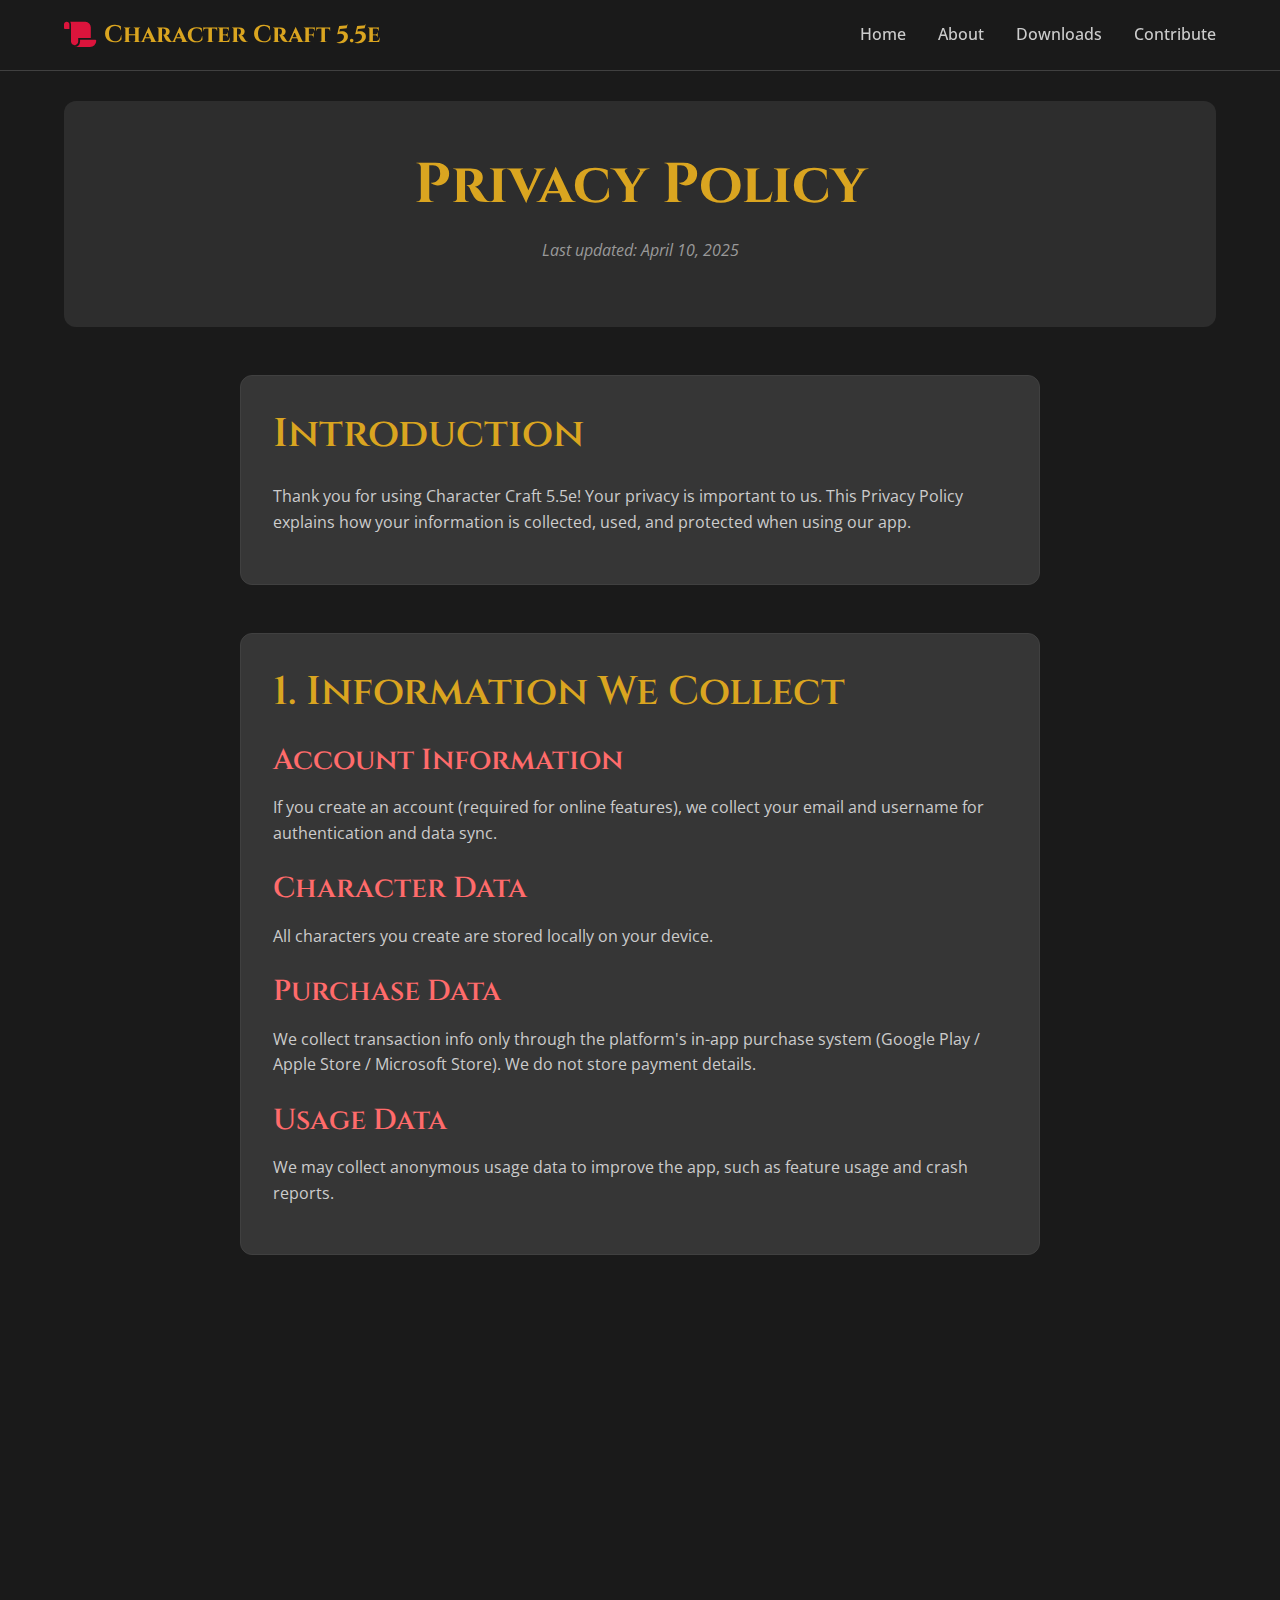
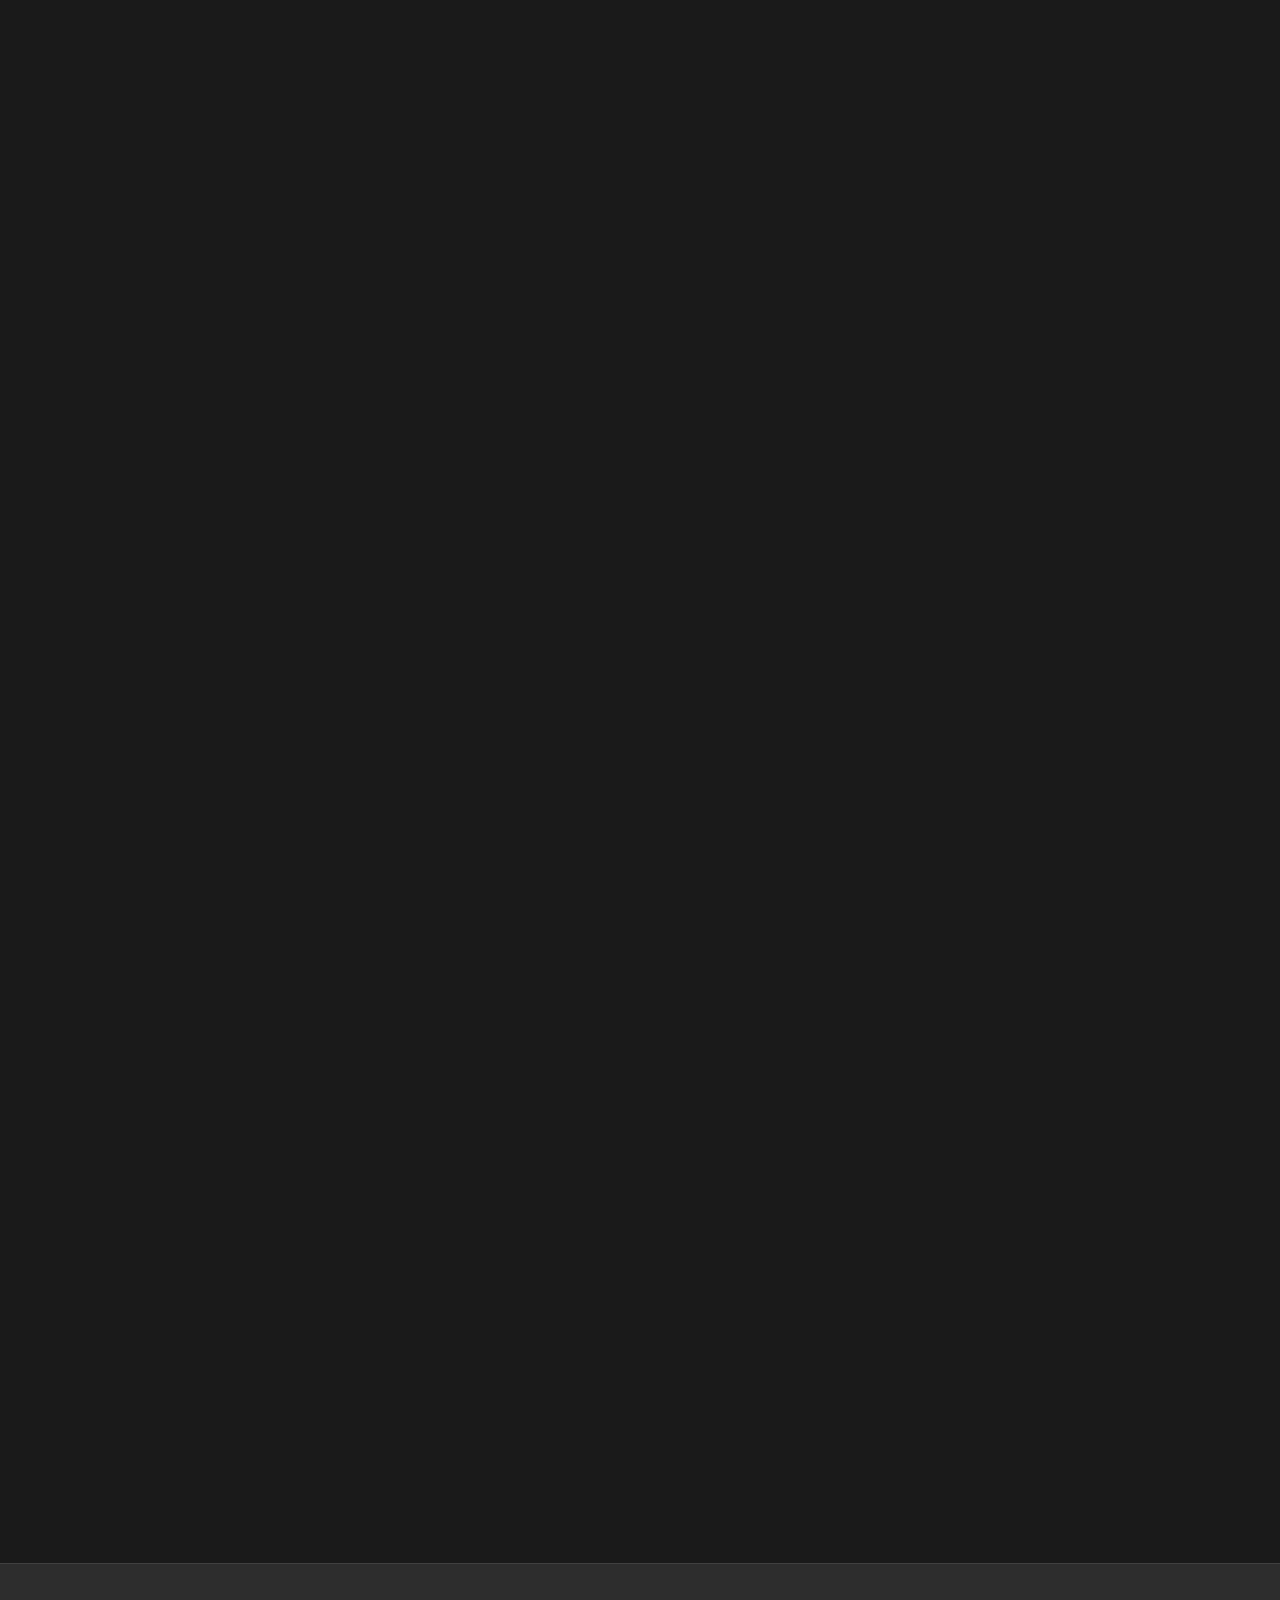
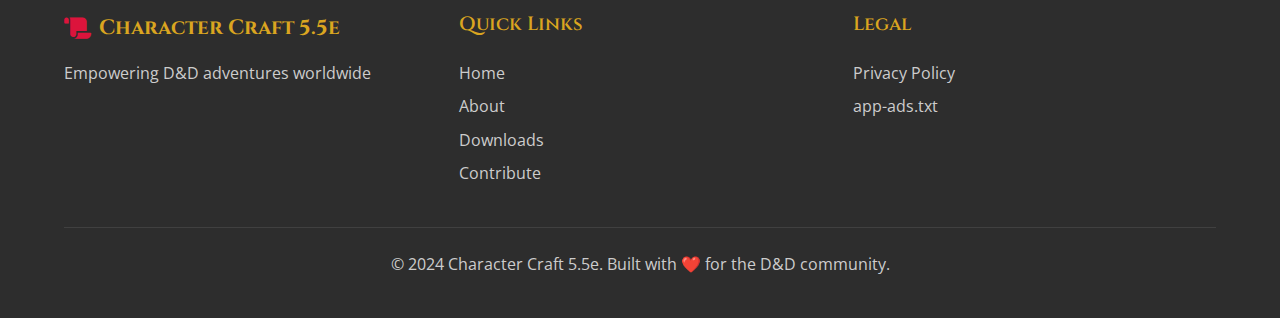
<file: privacy-policy.html>
<!DOCTYPE html>
<html lang="en">
<head>
    <meta charset="UTF-8">
    <meta name="viewport" content="width=device-width, initial-scale=1.0">
    <meta name="description" content="Privacy Policy for Character Craft 5.5e - Learn how we protect your data and privacy.">
    <title>Privacy Policy - Character Craft 5.5e</title>
    <link rel="stylesheet" href="styles.css">
    <link href="https://fonts.googleapis.com/css2?family=Cinzel:wght@400;600;700&family=Open+Sans:wght@300;400;600&display=swap" rel="stylesheet">
    <link rel="stylesheet" href="https://cdnjs.cloudflare.com/ajax/libs/font-awesome/6.0.0/css/all.min.css">
</head>
<body>
    <header class="header-simple">
        <nav class="nav">
            <div class="nav-container">
                <div class="nav-logo">
                    <i class="fas fa-scroll"></i>
                    <a href="index.html">Character Craft 5.5e</a>
                </div>
                <ul class="nav-menu">
                    <li><a href="index.html">Home</a></li>
                    <li><a href="index.html#about">About</a></li>
                    <li><a href="index.html#download">Downloads</a></li>
                    <li><a href="index.html#contribute">Contribute</a></li>
                </ul>
                <div class="nav-toggle">
                    <span></span>
                    <span></span>
                    <span></span>
                </div>
            </div>
        </nav>
    </header>

    <main class="privacy-main">
        <div class="container">
            <div class="privacy-header">
                <h1>Privacy Policy</h1>
                <p class="last-updated">Last updated: April 10, 2025</p>
            </div>

            <div class="privacy-content">
                <section class="privacy-section">
                    <h2>Introduction</h2>
                    <p>Thank you for using Character Craft 5.5e! Your privacy is important to us. This Privacy Policy explains how your information is collected, used, and protected when using our app.</p>
                </section>

                <section class="privacy-section">
                    <h2>1. Information We Collect</h2>
                    
                    <h3>Account Information</h3>
                    <p>If you create an account (required for online features), we collect your email and username for authentication and data sync.</p>

                    <h3>Character Data</h3>
                    <p>All characters you create are stored locally on your device.</p>

                    <h3>Purchase Data</h3>
                    <p>We collect transaction info only through the platform's in-app purchase system (Google Play / Apple Store / Microsoft Store). We do not store payment details.</p>

                    <h3>Usage Data</h3>
                    <p>We may collect anonymous usage data to improve the app, such as feature usage and crash reports.</p>
                </section>

                <section class="privacy-section">
                    <h2>2. How We Use Your Data</h2>
                    <ul>
                        <li>To enable login and cloud sync for online features (like the Initiative Tracker).</li>
                        <li>To improve the app's features and fix bugs.</li>
                        <li>To identify premium users and manage access to exclusive content.</li>
                    </ul>
                </section>

                <section class="privacy-section">
                    <h2>3. Data Sharing</h2>
                    <p>We do not sell or share your personal data with third parties.</p>
                    <p>Data may be stored and processed by Firebase and other trusted services only to provide core functionality.</p>
                </section>

                <section class="privacy-section">
                    <h2>4. Data Retention & Deletion</h2>
                    <p>You can request deletion of your account and any stored data by contacting us via Discord or email.</p>
                </section>

                <section class="privacy-section">
                    <h2>5. Third-Party Services</h2>
                    <p>Character Craft uses:</p>
                    <ul>
                        <li><strong>Firebase</strong> for authentication and database management.</li>
                        <li><strong>Google Play / Apple Store / Microsoft Store</strong> for in-app purchases.</li>
                    </ul>
                    <p>Each of these platforms has its own privacy policy.</p>
                </section>

                <section class="privacy-section">
                    <h2>Contact</h2>
                    <p>If you have any questions or concerns, reach out to me directly via Discord or email:</p>
                    
                    <div class="contact-info">
                        <div class="contact-item">
                            <i class="fas fa-envelope"></i>
                            <div>
                                <h4>Email</h4>
                                <p><a href="mailto:mgsstudiodeveloper@gmail.com">mgsstudiodeveloper@gmail.com</a></p>
                            </div>
                        </div>
                        
                        <div class="contact-item">
                            <i class="fab fa-discord"></i>
                            <div>
                                <h4>Discord</h4>
                                <p>
                                    <a href="https://discord.com/invite/UX8V4ZY6eX" target="_blank" rel="noopener">Contact via Discord for direct support</a>
                                </p>
                            </div>
                        </div>
                    </div>
                    
                    <p style="margin-top: var(--spacing-md); padding: var(--spacing-md); background: var(--bg-secondary); border-radius: 8px; border-left: 4px solid var(--secondary-color);"><strong>Your trust is everything — this app was built by a player, for players. I will always do my best to protect your data and keep things transparent.</strong></p>
                </section>
            </div>
        </div>
    </main>

    <footer class="footer">
        <div class="container">
            <div class="footer-content">
                <div class="footer-section">
                    <div class="footer-logo">
                        <i class="fas fa-scroll"></i>
                        <span>Character Craft 5.5e</span>
                    </div>
                    <p>Empowering D&D adventures worldwide</p>
                </div>
                
                <div class="footer-section">
                    <h3>Quick Links</h3>
                    <ul>
                        <li><a href="index.html">Home</a></li>
                        <li><a href="index.html#about">About</a></li>
                        <li><a href="index.html#download">Downloads</a></li>
                        <li><a href="index.html#contribute">Contribute</a></li>
                    </ul>
                </div>
                
                <div class="footer-section">
                    <h3>Legal</h3>
                    <ul>
                        <li><a href="privacy-policy.html">Privacy Policy</a></li>
                        <li><a href="app-ads.txt">app-ads.txt</a></li>
                    </ul>
                </div>
            </div>
            
            <div class="footer-bottom">
                <p>&copy; 2024 Character Craft 5.5e. Built with ❤️ for the D&D community.</p>
            </div>
        </div>
    </footer>

    <script src="script.js"></script>
</body>
</html>
</file>
<file: assets/styles.css>
/* Reset and Base Styles */
* {
    margin: 0;
    padding: 0;
    box-sizing: border-box;
}

:root {
    /* D&D Inspired Color Palette */
    --primary-color: #8B4513;          /* Rich brown */
    --primary-dark: #654321;           /* Darker brown */
    --secondary-color: #DAA520;        /* Gold */
    --secondary-dark: #B8860B;         /* Darker gold */
    --accent-color: #DC143C;           /* Crimson red */
    --accent-light: #FF6B6B;           /* Light red */
    
    --bg-primary: #1a1a1a;             /* Dark background */
    --bg-secondary: #2d2d2d;           /* Slightly lighter dark */
    --bg-card: #363636;                /* Card background */
    --bg-light: #f8f9fa;               /* Light background */
    
    --text-primary: #ffffff;           /* White text */
    --text-secondary: #cccccc;         /* Light gray text */
    --text-muted: #999999;             /* Muted text */
    --text-dark: #333333;              /* Dark text for light backgrounds */
    
    --border-color: #404040;           /* Border color */
    --shadow: 0 4px 6px rgba(0, 0, 0, 0.1);
    --shadow-lg: 0 10px 25px rgba(0, 0, 0, 0.2);
    
    /* Typography */
    --font-heading: 'Cinzel', serif;
    --font-body: 'Open Sans', sans-serif;
    
    /* Spacing */
    --spacing-xs: 0.5rem;
    --spacing-sm: 1rem;
    --spacing-md: 1.5rem;
    --spacing-lg: 2rem;
    --spacing-xl: 3rem;
    
    /* Transitions */
    --transition: all 0.3s ease;
}

body {
    font-family: var(--font-body);
    line-height: 1.6;
    background-color: var(--bg-primary);
    color: var(--text-primary);
    overflow-x: hidden;
}

.container {
    max-width: 1200px;
    margin: 0 auto;
    padding: 0 var(--spacing-md);
}

/* Typography */
h1, h2, h3, h4, h5, h6 {
    font-family: var(--font-heading);
    font-weight: 600;
    line-height: 1.3;
    margin-bottom: var(--spacing-sm);
}

h1 {
    font-size: 3.5rem;
    font-weight: 700;
}

h2 {
    font-size: 2.5rem;
    margin-bottom: var(--spacing-md);
}

h3 {
    font-size: 1.8rem;
}

h4 {
    font-size: 1.3rem;
}

p {
    margin-bottom: var(--spacing-sm);
    color: var(--text-secondary);
}

a {
    color: var(--secondary-color);
    text-decoration: none;
    transition: var(--transition);
}

a:hover {
    color: var(--secondary-dark);
}

/* Buttons */
.btn {
    display: inline-flex;
    align-items: center;
    gap: var(--spacing-xs);
    padding: 12px 24px;
    border: none;
    border-radius: 8px;
    font-family: var(--font-body);
    font-weight: 600;
    text-decoration: none;
    transition: var(--transition);
    cursor: pointer;
    position: relative;
    overflow: hidden;
}

.btn:before {
    content: '';
    position: absolute;
    top: 0;
    left: -100%;
    width: 100%;
    height: 100%;
    background: linear-gradient(90deg, transparent, rgba(255, 255, 255, 0.2), transparent);
    transition: left 0.5s;
}

.btn:hover:before {
    left: 100%;
}

.btn-primary {
    background: linear-gradient(135deg, var(--primary-color), var(--primary-dark));
    color: var(--text-primary);
    box-shadow: var(--shadow);
}

.btn-primary:hover {
    background: linear-gradient(135deg, var(--primary-dark), var(--primary-color));
    transform: translateY(-2px);
    box-shadow: var(--shadow-lg);
    color: var(--text-primary);
}

.btn-secondary {
    background: linear-gradient(135deg, var(--secondary-color), var(--secondary-dark));
    color: var(--text-dark);
    box-shadow: var(--shadow);
}

.btn-secondary:hover {
    background: linear-gradient(135deg, var(--secondary-dark), var(--secondary-color));
    transform: translateY(-2px);
    box-shadow: var(--shadow-lg);
    color: var(--text-dark);
}

.btn-highlight {
    background: linear-gradient(135deg, var(--accent-color), #ff4d4d);
    color: white;
    box-shadow: 0 0 15px rgba(220, 20, 60, 0.5);
    font-size: 1.2rem;
    padding: 16px 32px;
    border: 2px solid rgba(255, 255, 255, 0.2);
    font-weight: 800;
    text-transform: uppercase;
    letter-spacing: 1px;
    animation: pulse-glow 2s infinite;
}

.btn-highlight:hover {
    background: linear-gradient(135deg, #ff4d4d, var(--accent-color));
    transform: translateY(-4px) scale(1.05);
    box-shadow: 0 0 25px rgba(220, 20, 60, 0.8);
    color: white;
}

@keyframes pulse-glow {
    0% { box-shadow: 0 0 15px rgba(220, 20, 60, 0.5); }
    50% { box-shadow: 0 0 25px rgba(220, 20, 60, 0.8); }
    100% { box-shadow: 0 0 15px rgba(220, 20, 60, 0.5); }
}

/* Navigation */
.nav {
    position: fixed;
    top: 0;
    width: 100%;
    background: rgba(26, 26, 26, 0.95);
    backdrop-filter: blur(10px);
    z-index: 1000;
    border-bottom: 1px solid var(--border-color);
}

.nav-container {
    display: flex;
    justify-content: space-between;
    align-items: center;
    padding: var(--spacing-sm) var(--spacing-md);
    max-width: 1200px;
    margin: 0 auto;
}

.nav-logo {
    display: flex;
    align-items: center;
    gap: var(--spacing-xs);
    font-family: var(--font-heading);
    font-size: 1.5rem;
    font-weight: 700;
    color: var(--secondary-color);
}

.nav-logo a {
    color: inherit;
    text-decoration: none;
}

.nav-logo i {
    font-size: 1.8rem;
    color: var(--accent-color);
}

.nav-logo-img {
    width: 32px;
    height: 32px;
    object-fit: contain;
    border-radius: 4px;
}

.nav-logo-fallback {
    font-size: 1.8rem;
    color: var(--accent-color);
}

.nav-menu {
    display: flex;
    list-style: none;
    gap: var(--spacing-lg);
}

.nav-menu a {
    color: var(--text-secondary);
    font-weight: 500;
    transition: var(--transition);
    position: relative;
}

.nav-menu a:after {
    content: '';
    position: absolute;
    bottom: -5px;
    left: 0;
    width: 0;
    height: 2px;
    background: var(--secondary-color);
    transition: width 0.3s ease;
}

.nav-menu a:hover {
    color: var(--secondary-color);
}

.nav-menu a:hover:after {
    width: 100%;
}

.nav-toggle {
    display: none;
    flex-direction: column;
    cursor: pointer;
}

.nav-toggle span {
    width: 25px;
    height: 3px;
    background: var(--text-primary);
    margin: 3px 0;
    transition: var(--transition);
}

/* Hero Section */
.hero {
    min-height: 100vh;
    display: flex;
    flex-direction: column;
    background: linear-gradient(135deg, var(--bg-primary) 0%, var(--bg-secondary) 100%);
    position: relative;
    overflow: hidden;
}

.hero:before {
    content: '';
    position: absolute;
    top: 0;
    left: 0;
    right: 0;
    bottom: 0;
    background: url('data:image/svg+xml,<svg xmlns="http://www.w3.org/2000/svg" viewBox="0 0 100 100"><circle cx="25" cy="25" r="1" fill="%23DAA520" opacity="0.1"/><circle cx="75" cy="75" r="1" fill="%23DC143C" opacity="0.1"/><circle cx="50" cy="10" r="0.5" fill="%23DAA520" opacity="0.2"/><circle cx="90" cy="40" r="0.5" fill="%23DC143C" opacity="0.15"/></svg>');
    background-size: 200px 200px;
    animation: twinkle 20s infinite linear;
}

@keyframes twinkle {
    0% { transform: translateX(0) translateY(0); }
    100% { transform: translateX(-200px) translateY(-200px); }
}

.hero-content {
    display: flex;
    align-items: center;
    justify-content: space-between;
    flex: 1;
    padding: var(--spacing-xl) 0;
    max-width: 1400px;
    margin: 0 auto;
    width: 100%;
    padding-left: var(--spacing-md);
    padding-right: var(--spacing-md);
    position: relative;
    z-index: 1;
}

.hero-text {
    flex: 1;
    max-width: 600px;
}

.hero-text h1 {
    background: linear-gradient(135deg, var(--secondary-color), var(--accent-light));
    -webkit-background-clip: text;
    -webkit-text-fill-color: transparent;
    background-clip: text;
    margin-bottom: var(--spacing-md);
    animation: glow 2s ease-in-out infinite alternate;
}

@keyframes glow {
    from { filter: drop-shadow(0 0 5px rgba(218, 165, 32, 0.3)); }
    to { filter: drop-shadow(0 0 20px rgba(218, 165, 32, 0.6)); }
}

.hero-subtitle {
    font-size: 1.3rem;
    color: var(--secondary-color);
    margin-bottom: var(--spacing-sm);
    font-weight: 600;
}

.hero-description {
    font-size: 1.1rem;
    margin-bottom: var(--spacing-lg);
    max-width: 500px;
}

.hero-badges {
    display: flex;
    gap: var(--spacing-sm);
    flex-wrap: wrap;
}

.badge {
    background: rgba(218, 165, 32, 0.1);
    border: 1px solid var(--secondary-color);
    color: var(--secondary-color);
    padding: 6px 12px;
    border-radius: 20px;
    font-size: 0.9rem;
    font-weight: 500;
}

.hero-image {
    flex: 1;
    display: flex;
    justify-content: center;
    align-items: center;
    max-width: 400px;
}

/* Hero Buttons and Social Links */
.hero-buttons {
    display: flex;
    gap: var(--spacing-md);
    flex-wrap: wrap;
    margin: var(--spacing-lg) 0;
}

.hero-social {
    display: flex;
    gap: var(--spacing-md);
    margin-top: var(--spacing-md);
    justify-content: flex-start;
}

.social-link {
    display: flex;
    align-items: center;
    justify-content: center;
    width: 50px;
    height: 50px;
    background: linear-gradient(135deg, var(--accent-color), var(--accent-light));
    border-radius: 50%;
    color: white;
    font-size: 1.5rem;
    transition: var(--transition);
    text-decoration: none;
}

.social-link:hover {
    transform: translateY(-3px) scale(1.1);
    box-shadow: var(--shadow-lg);
    color: white;
}

/* Hero Slider */
.hero-slider {
    flex: 1;
    display: flex;
    justify-content: center;
    align-items: center;
    max-width: 50vw;
    min-width: 400px;
    position: relative;
    padding-top: 60px;

}

.slider-container {
    position: relative;
    width: 100%;
    max-width: 337px;
    height: 750px;
    aspect-ratio: 575/1280;
    display: flex;
    justify-content: center;
    align-items: center;
    perspective: 1000px;
}

.slides {
    position: relative;
    width: 100%;
    height: 100%;
    transform-style: preserve-3d;
}

.slide {
    position: absolute;
    top: 0;
    left: 0;
    width: 100%;
    height: 100%;
    display: flex;
    align-items: center;
    justify-content: center;
    background: var(--bg-card);
    border-radius: 20px;
    overflow: hidden;
    transition: all 0.6s cubic-bezier(0.25, 0.46, 0.45, 0.94);
    transform-origin: center;
    box-shadow: var(--shadow-lg);
}


.slide-image {
    width: 100%;
    height: 100%;
    object-fit: contain;
    background: var(--bg-secondary);
    transition: all 0.6s ease;
}

.slide-image:hover {
    transform: none;
}

/* Slide States */
.slide.active {
    transform: scale(1) translateZ(50px);
    opacity: 1;
    z-index: 10;
}

.slide.prev {
    transform: scale(0.85) translateX(-45%) translateZ(0) rotateY(15deg);
    opacity: 0.7;
    z-index: 5;
}

.slide.next {
    transform: scale(0.85) translateX(45%) translateZ(0) rotateY(-15deg);
    opacity: 0.7;
    z-index: 5;
}

.slide:not(.active):not(.prev):not(.next) {
    opacity: 0;
    transform: scale(0.6) translateZ(-50px);
    z-index: 1;
    pointer-events: none;
}

/* Hover effects para slides laterais */
.slide.prev:hover {
    opacity: 0.9;
    transform: scale(0.9) translateX(-20%) translateZ(10px) rotateY(10deg);
    cursor: pointer;
}

.slide.next:hover {
    opacity: 0.9;
    transform: scale(0.9) translateX(20%) translateZ(10px) rotateY(-10deg);
    cursor: pointer;
}

.hero-logo {
    max-width: 200px;
    max-height: 200px;
    width: auto;
    height: auto;
    object-fit: contain;
    filter: drop-shadow(0 10px 30px rgba(218, 165, 32, 0.3));
    animation: float 6s ease-in-out infinite;
}

.hero-logo:hover {
    filter: drop-shadow(0 15px 40px rgba(218, 165, 32, 0.5));
}

.slider-btn {
    position: absolute;
    top: 50%;
    transform: translateY(-50%);
    background: rgba(218, 165, 32, 0);
    border: none;
    color: white;
    width: 40px;
    height: 40px;
    border-radius: 50%;
    cursor: pointer;
    font-size: 1rem;
    transition: var(--transition);
    z-index: 10;
}

.slider-btn:hover {
    background: var(--secondary-color);
    transform: translateY(-50%) scale(1.1);
}

.prev-btn {
    left: 10px;
}

.next-btn {
    right: 10px;
}

.slider-dots {
    position: absolute;
    bottom: 15px;
    left: 50%;
    transform: translateX(-50%);
    display: flex;
    gap: 8px;
    z-index: 10;
}

.dot {
    width: 10px;
    height: 10px;
    border-radius: 50%;
    background: rgba(255, 255, 255, 0.5);
    cursor: pointer;
    transition: var(--transition);
}

.dot.active {
    background: var(--secondary-color);
    transform: scale(1.2);
}

.dot:hover {
    background: var(--secondary-color);
}

.hero-fallback {
    display: flex;
    justify-content: center;
    align-items: center;
    width: 100%;
    height: 100%;
}

.hero-fallback i,
.hero-image i {
    font-size: 15rem;
    color: var(--accent-color);
    opacity: 0.3;
    animation: float 6s ease-in-out infinite;
}

@keyframes float {
    0%, 100% { transform: translateY(0px) rotate(0deg); }
    50% { transform: translateY(-20px) rotate(5deg); }
}

/* Header Simple (for other pages) */
.header-simple {
    background: var(--bg-secondary);
    border-bottom: 1px solid var(--border-color);
}

/* Sections */
.section {
    padding: var(--spacing-xl) 0;
}

.section-dark {
    background: var(--bg-secondary);
}

.section-highlight {
    background: var(--bg-light);
    color: var(--text-dark);
}

.section-highlight h2 {
    color: var(--primary-dark);
}

.section-highlight p {
    color: var(--text-dark);
}

.section-highlight .feature-card {
    background: #ffffff;
    border-color: rgba(0, 0, 0, 0.08);
    box-shadow: var(--shadow);
    color: var(--text-dark);
}

.section-highlight .feature-card i {
    color: var(--primary-color);
}

.section h2 {
    text-align: center;
    color: var(--secondary-color);
    margin-bottom: var(--spacing-lg);
    position: relative;
}

.section h2:after {
    content: '';
    position: absolute;
    bottom: -10px;
    left: 50%;
    transform: translateX(-50%);
    width: 60px;
    height: 3px;
    background: linear-gradient(90deg, var(--accent-color), var(--secondary-color));
    border-radius: 2px;
}

.section-subtitle {
    text-align: center;
    font-size: 1.1rem;
    margin-bottom: var(--spacing-lg);
    max-width: 600px;
    margin-left: auto;
    margin-right: auto;
}

/* Features Grid */
.features-grid {
    display: grid;
    grid-template-columns: repeat(auto-fit, minmax(280px, 1fr));
    gap: var(--spacing-lg);
    margin-top: var(--spacing-xl);
}

.feature-card {
    background: var(--bg-card);
    padding: var(--spacing-lg);
    border-radius: 12px;
    text-align: center;
    border: 1px solid var(--border-color);
    transition: var(--transition);
    position: relative;
    overflow: hidden;
}

.feature-card:before {
    content: '';
    position: absolute;
    top: 0;
    left: -100%;
    width: 100%;
    height: 100%;
    background: linear-gradient(90deg, transparent, rgba(218, 165, 32, 0.05), transparent);
    transition: left 0.6s;
}

.feature-card:hover:before {
    left: 100%;
}

.feature-card:hover {
    transform: translateY(-5px);
    border-color: var(--secondary-color);
    box-shadow: var(--shadow-lg);
}

.feature-card i {
    font-size: 3rem;
    color: var(--accent-color);
    margin-bottom: var(--spacing-md);
}

.feature-card h3 {
    color: var(--secondary-color);
    margin-bottom: var(--spacing-sm);
}

.section-highlight .feature-card h3 {
    color: var(--primary-dark);
}

.section-highlight .feature-card p {
    color: var(--text-dark);
}

.faq-list {
    display: grid;
    gap: var(--spacing-md);
    max-width: 800px;
    margin: 0 auto;
}

.faq-list details {
    background: var(--bg-card);
    border-radius: 12px;
    border: 1px solid var(--border-color);
    padding: var(--spacing-md);
    transition: var(--transition);
}

.faq-list details[open] {
    border-color: var(--secondary-color);
    box-shadow: var(--shadow-lg);
}

.faq-list summary {
    font-family: var(--font-heading);
    font-size: 1.2rem;
    color: var(--secondary-color);
    cursor: pointer;
    outline: none;
}

.faq-list summary::-webkit-details-marker {
    display: none;
}

.faq-list p {
    margin-top: var(--spacing-sm);
}

/* Latest Update Section */
.update-card {
    background: var(--bg-card);
    border-radius: 16px;
    border: 1px solid var(--border-color);
    overflow: hidden;
    box-shadow: var(--shadow-lg);
    transition: var(--transition);
    max-width: 900px;
    margin: 0 auto;
}

.update-card:hover {
    border-color: var(--secondary-color);
    transform: translateY(-2px);
}

.update-header {
    display: flex;
    gap: var(--spacing-lg);
    padding: var(--spacing-lg);
    background: linear-gradient(135deg, var(--bg-secondary), var(--bg-card));
    border-bottom: 1px solid var(--border-color);
}

.update-image {
    flex-shrink: 0;
    width: 120px;
    height: 120px;
    border-radius: 12px;
    overflow: hidden;
    background: var(--bg-secondary);
    display: flex;
    align-items: center;
    justify-content: center;
}

.update-image img {
    width: 100%;
    height: 100%;
    object-fit: cover;
}

.update-info {
    flex: 1;
    display: flex;
    flex-direction: column;
    justify-content: space-between;
}

.update-info h3 {
    color: var(--secondary-color);
    font-size: 1.4rem;
    margin-bottom: var(--spacing-xs);
    line-height: 1.3;
}

.update-meta {
    display: flex;
    flex-direction: column;
    gap: var(--spacing-xs);
}

.update-date {
    color: var(--text-muted);
    font-size: 0.9rem;
    font-style: italic;
}

.update-content {
    padding: var(--spacing-lg);
}

.update-text {
    max-height: 300px;
    overflow-y: auto;
    padding-right: var(--spacing-sm);
}

.update-text p {
    line-height: 1.7;
    margin-bottom: var(--spacing-sm);
}

.update-text h4 {
    color: var(--secondary-color);
    margin: var(--spacing-md) 0 var(--spacing-sm) 0;
}

.update-text ul {
    padding-left: var(--spacing-md);
    margin-bottom: var(--spacing-sm);
}

.update-text li {
    margin-bottom: var(--spacing-xs);
    color: var(--text-secondary);
}

.update-text strong {
    color: var(--secondary-color);
}

/* Download Grid */
.download-grid {
    display: grid;
    grid-template-columns: repeat(auto-fit, minmax(320px, 1fr));
    gap: var(--spacing-lg);
    margin-top: var(--spacing-xl);
}

.download-card {
    background: var(--bg-card);
    padding: var(--spacing-lg);
    border-radius: 12px;
    text-align: center;
    border: 1px solid var(--border-color);
    transition: var(--transition);
    position: relative;
    overflow: hidden;
}

.download-card:hover {
    transform: translateY(-5px);
    border-color: var(--primary-color);
    box-shadow: var(--shadow-lg);
}

.character-card {
    background: var(--bg-card);
    border-radius: 16px;
    border: 1px solid var(--border-color);
    box-shadow: var(--shadow-lg);
    padding: var(--spacing-xl);
    display: flex;
    flex-direction: column;
    gap: var(--spacing-xl);
}

.character-header {
    display: flex;
    gap: var(--spacing-xl);
    align-items: center;
    flex-wrap: wrap;
}

.character-image-wrapper {
    width: 240px;
    height: 240px;
    border-radius: 16px;
    overflow: hidden;
    background: var(--bg-secondary);
    border: 1px solid var(--border-color);
    display: flex;
    align-items: center;
    justify-content: center;
    position: relative;
}

.character-image {
    width: 100%;
    height: 100%;
    object-fit: cover;
}

.character-image-fallback {
    position: absolute;
    inset: 0;
    display: none;
    align-items: center;
    justify-content: center;
    color: var(--secondary-color);
    font-size: 4rem;
    background: linear-gradient(135deg, rgba(218, 165, 32, 0.08), rgba(220, 20, 60, 0.08));
}

.character-summary {
    flex: 1;
    min-width: 260px;
    display: flex;
    flex-direction: column;
    gap: var(--spacing-sm);
}

.character-summary-header {
    display: flex;
    align-items: center;
    justify-content: space-between;
    gap: var(--spacing-sm);
    flex-wrap: wrap;
}

.character-summary h3 {
    font-size: 2.2rem;
    color: var(--secondary-color);
}

.character-navigation {
    display: flex;
    align-items: center;
    gap: var(--spacing-xs);
}

.character-navigation.character-navigation-single {
    display: none;
}

.character-nav-btn {
    width: 36px;
    height: 36px;
    border-radius: 50%;
    border: 1px solid var(--secondary-color);
    background: transparent;
    color: var(--secondary-color);
    display: flex;
    align-items: center;
    justify-content: center;
    cursor: pointer;
    transition: var(--transition);
}

.character-nav-btn:hover {
    background: var(--secondary-color);
    color: var(--bg-primary);
    box-shadow: var(--shadow);
}

.character-nav-btn:disabled {
    opacity: 0.4;
    cursor: not-allowed;
    background: transparent;
    color: var(--secondary-color);
    box-shadow: none;
}

.character-counter {
    font-weight: 600;
    color: var(--secondary-color);
    min-width: 48px;
    text-align: center;
}

.character-summary p {
    margin-bottom: 0;
}

.character-summary strong {
    color: var(--secondary-color);
}

.character-body {
    display: grid;
    grid-template-columns: repeat(auto-fit, minmax(250px, 1fr));
    gap: var(--spacing-xl);
}

.character-column {
    background: var(--bg-secondary);
    border-radius: 12px;
    border: 1px solid var(--border-color);
    padding: var(--spacing-lg);
    display: flex;
    flex-direction: column;
    gap: var(--spacing-sm);
}

.character-column h4 {
    color: var(--secondary-color);
    margin-bottom: var(--spacing-xs);
}

.character-list,
.character-attributes {
    list-style: none;
    padding: 0;
    margin: 0;
    display: grid;
    gap: var(--spacing-xs);
}

.character-list li {
    padding: var(--spacing-xs) 0;
    border-bottom: 1px solid rgba(255, 255, 255, 0.05);
    color: var(--text-secondary);
}

.character-list li:last-child {
    border-bottom: none;
}

.character-attributes {
    grid-template-columns: repeat(auto-fit, minmax(140px, 1fr));
}

.character-attributes li {
    background: rgba(218, 165, 32, 0.06);
    border: 1px solid rgba(218, 165, 32, 0.2);
    border-radius: 8px;
    padding: var(--spacing-xs) var(--spacing-sm);
    color: var(--secondary-color);
    font-weight: 600;
    display: flex;
    justify-content: space-between;
}

.character-attributes span {
    color: var(--text-primary);
    font-weight: 400;
}

.download-icon {
    width: 80px;
    height: 80px;
    margin: 0 auto var(--spacing-md);
    background: linear-gradient(135deg, var(--accent-color), var(--accent-light));
    border-radius: 50%;
    display: flex;
    align-items: center;
    justify-content: center;
}

.download-icon i {
    font-size: 2.5rem;
    color: white;
}

.download-card h3 {
    color: var(--secondary-color);
    margin-bottom: var(--spacing-sm);
}

.download-info {
    margin: var(--spacing-md) 0;
    padding: var(--spacing-sm);
    background: var(--bg-secondary);
    border-radius: 8px;
    border: 1px solid var(--border-color);
}

.file-name {
    display: block;
    font-family: 'Courier New', monospace;
    color: var(--secondary-color);
    font-weight: 600;
    margin-bottom: var(--spacing-xs);
}

.file-size {
    font-size: 0.9rem;
    color: var(--text-muted);
}

/* Contribute Section */
.contribute-content {
    display: grid;
    grid-template-columns: 1fr 1fr;
    gap: var(--spacing-xl);
    margin-top: var(--spacing-xl);
}

.contribution-types {
    margin-top: var(--spacing-lg);
}

.contribution-item {
    display: flex;
    gap: var(--spacing-md);
    margin-bottom: var(--spacing-lg);
    padding: var(--spacing-md);
    background: var(--bg-card);
    border-radius: 8px;
    border: 1px solid var(--border-color);
    transition: var(--transition);
}

.contribution-item:hover {
    border-color: var(--secondary-color);
}

.contribution-item i {
    font-size: 2rem;
    color: var(--accent-color);
    margin-top: var(--spacing-xs);
}

.contribution-item h4 {
    color: var(--secondary-color);
    margin-bottom: var(--spacing-xs);
}

.contribute-guidelines {
    background: var(--bg-card);
    padding: var(--spacing-lg);
    border-radius: 12px;
    border: 1px solid var(--border-color);
}

.contribute-guidelines h3 {
    color: var(--secondary-color);
    margin-bottom: var(--spacing-md);
}

.contribute-guidelines ul {
    list-style: none;
    margin-bottom: var(--spacing-lg);
}

.contribute-guidelines li {
    padding: var(--spacing-xs) 0;
    border-bottom: 1px solid var(--border-color);
    position: relative;
    padding-left: var(--spacing-md);
}

.contribute-guidelines li:before {
    content: '→';
    position: absolute;
    left: 0;
    color: var(--accent-color);
    font-weight: bold;
}

.contribute-guidelines li:last-child {
    border-bottom: none;
}

.guidelines-buttons {
    display: flex;
    gap: var(--spacing-md);
    margin-top: var(--spacing-lg);
    flex-wrap: wrap;
}

/* License Section */
.license-content {
    max-width: 800px;
    margin: 0 auto;
    text-align: center;
    padding: var(--spacing-lg);
    background: var(--bg-card);
    border-radius: 12px;
    border: 1px solid var(--border-color);
}

/* Documentation Styles */
.documentation-main {
    padding-top: 100px;
    min-height: 100vh;
}

.documentation-header {
    text-align: center;
    margin-bottom: var(--spacing-xl);
    padding: var(--spacing-xl) 0;
    background: var(--bg-secondary);
    border-radius: 12px;
}

.documentation-header h1 {
    color: var(--secondary-color);
    margin-bottom: var(--spacing-sm);
}

.documentation-subtitle {
    color: var(--text-muted);
    font-size: 1.1rem;
}

.documentation-content {
    max-width: 900px;
    margin: 0 auto;
}

.faq-item {
    margin-bottom: var(--spacing-lg);
    background: var(--bg-card);
    border-radius: 12px;
    border: 1px solid var(--border-color);
    overflow: hidden;
    transition: var(--transition);
}

.faq-item:hover {
    border-color: var(--secondary-color);
    box-shadow: var(--shadow);
}

.faq-question {
    padding: var(--spacing-lg);
    background: linear-gradient(135deg, var(--bg-secondary), var(--bg-card));
    border-bottom: 1px solid var(--border-color);
}

.faq-question h3 {
    color: var(--secondary-color);
    margin: 0;
    display: flex;
    align-items: center;
    gap: var(--spacing-sm);
    font-size: 1.2rem;
}

.faq-question i {
    color: var(--accent-color);
    font-size: 1.1rem;
}

.faq-answer {
    padding: var(--spacing-lg);
}

.faq-answer p {
    margin-bottom: var(--spacing-sm);
    line-height: 1.7;
}

.faq-answer ul, .faq-answer ol {
    margin: var(--spacing-sm) 0;
    padding-left: var(--spacing-lg);
    color: var(--text-secondary);
}

.faq-answer li {
    margin-bottom: var(--spacing-xs);
    line-height: 1.6;
}

.note {
    background: rgba(218, 165, 32, 0.1);
    border-left: 4px solid var(--secondary-color);
    padding: var(--spacing-md);
    margin: var(--spacing-md) 0;
    border-radius: 0 8px 8px 0;
}

.note i {
    color: var(--secondary-color);
    margin-right: var(--spacing-xs);
}

.code-examples {
    background: var(--bg-secondary);
    padding: var(--spacing-md);
    border-radius: 8px;
    margin: var(--spacing-md) 0;
    border: 1px solid var(--border-color);
}

.code-examples h4 {
    color: var(--secondary-color);
    margin-bottom: var(--spacing-sm);
    font-size: 1rem;
}

.code-examples code, code {
    background: rgba(218, 165, 32, 0.1);
    color: var(--secondary-color);
    padding: 2px 6px;
    border-radius: 4px;
    font-family: 'Courier New', monospace;
    font-weight: 600;
}

.example {
    background: rgba(220, 20, 60, 0.1);
    border-left: 4px solid var(--accent-color);
    padding: var(--spacing-md);
    margin: var(--spacing-md) 0;
    border-radius: 0 8px 8px 0;
}

.example h4 {
    color: var(--accent-color);
    margin-bottom: var(--spacing-xs);
    font-size: 1rem;
}

.documentation-footer {
    margin-top: var(--spacing-xl);
    padding: var(--spacing-xl);
    background: var(--bg-secondary);
    border-radius: 12px;
    border: 1px solid var(--border-color);
}

.help-section, .support-section {
    margin-bottom: var(--spacing-lg);
    text-align: center;
}

.help-section:last-child, .support-section:last-child {
    margin-bottom: 0;
}

.help-section h3, .support-section h3 {
    color: var(--secondary-color);
    margin-bottom: var(--spacing-md);
}

.help-links {
    display: flex;
    gap: var(--spacing-md);
    justify-content: center;
    flex-wrap: wrap;
    margin-top: var(--spacing-md);
}

/* Privacy Policy Styles */
.privacy-main {
    padding-top: 100px;
    min-height: 100vh;
}

.privacy-header {
    text-align: center;
    margin-bottom: var(--spacing-xl);
    padding: var(--spacing-xl) 0;
    background: var(--bg-secondary);
    border-radius: 12px;
}

.privacy-header h1 {
    color: var(--secondary-color);
    margin-bottom: var(--spacing-sm);
}

.last-updated {
    color: var(--text-muted);
    font-style: italic;
}

.privacy-content {
    max-width: 800px;
    margin: 0 auto;
}

.privacy-section {
    margin-bottom: var(--spacing-xl);
    padding: var(--spacing-lg);
    background: var(--bg-card);
    border-radius: 12px;
    border: 1px solid var(--border-color);
}

.privacy-section h2 {
    color: var(--secondary-color);
    text-align: left;
    margin-bottom: var(--spacing-md);
}

.privacy-section h2:after {
    display: none;
}

.privacy-section h3 {
    color: var(--accent-light);
    margin-top: var(--spacing-md);
    margin-bottom: var(--spacing-sm);
}

.privacy-section ul {
    padding-left: var(--spacing-md);
    margin-bottom: var(--spacing-sm);
}

.privacy-section li {
    margin-bottom: var(--spacing-xs);
}

.security-features, .contact-info {
    display: grid;
    gap: var(--spacing-md);
    margin-top: var(--spacing-md);
}

.security-item, .contact-item {
    display: flex;
    gap: var(--spacing-md);
    padding: var(--spacing-md);
    background: var(--bg-secondary);
    border-radius: 8px;
    border: 1px solid var(--border-color);
}

.security-item i, .contact-item i {
    font-size: 1.5rem;
    color: var(--accent-color);
    margin-top: var(--spacing-xs);
}

.security-item h4, .contact-item h4 {
    color: var(--secondary-color);
    margin-bottom: var(--spacing-xs);
}

/* Footer */
.footer {
    background: var(--bg-secondary);
    border-top: 1px solid var(--border-color);
    padding: var(--spacing-xl) 0 var(--spacing-md);
}

.footer-content {
    display: grid;
    grid-template-columns: repeat(auto-fit, minmax(250px, 1fr));
    gap: var(--spacing-lg);
    margin-bottom: var(--spacing-lg);
}

.footer-section h3 {
    color: var(--secondary-color);
    margin-bottom: var(--spacing-md);
    font-size: 1.2rem;
}

.footer-logo {
    display: flex;
    align-items: center;
    gap: var(--spacing-xs);
    font-family: var(--font-heading);
    font-size: 1.3rem;
    font-weight: 700;
    color: var(--secondary-color);
    margin-bottom: var(--spacing-sm);
}

.footer-logo i {
    font-size: 1.5rem;
    color: var(--accent-color);
}

.footer-section ul {
    list-style: none;
}

.footer-section li {
    margin-bottom: var(--spacing-xs);
}

.footer-section a {
    color: var(--text-secondary);
    transition: var(--transition);
}

.footer-section a:hover {
    color: var(--secondary-color);
}

.footer-bottom {
    text-align: center;
    padding-top: var(--spacing-md);
    border-top: 1px solid var(--border-color);
    color: var(--text-muted);
}

/* Responsive Design */
@media (max-width: 768px) {
    :root {
        --spacing-xl: 2rem;
        --spacing-lg: 1.5rem;
    }
    
    h1 {
        font-size: 2.5rem;
    }
    
    h2 {
        font-size: 2rem;
    }
    
    .nav-menu {
        position: fixed;
        top: 70px;
        left: -100%;
        width: 100%;
        height: calc(100vh - 70px);
        background: var(--bg-secondary);
        flex-direction: column;
        justify-content: flex-start;
        align-items: center;
        padding-top: var(--spacing-xl);
        transition: left 0.3s ease;
    }
    
    .nav-menu.active {
        left: 0;
    }
    
    .nav-toggle {
        display: flex;
    }
    
    .hero-content {
        flex-direction: column;
        text-align: center;
        gap: var(--spacing-lg);
    }
    
    .hero-buttons {
        justify-content: center;
        gap: var(--spacing-sm);
    }
    
    .hero-social {
        justify-content: center;
    }
    
    .help-links {
        flex-direction: column;
        align-items: center;
    }
    
    .guidelines-buttons {
        flex-direction: column;
        align-items: stretch;
    }
    
    .update-header {
        flex-direction: column;
        text-align: center;
    }
    
    .update-image {
        align-self: center;
        width: 100px;
        height: 100px;
    }
    

    
    .hero-slider {
        max-width: 90vw;
        min-width: 300px;
    }
    
    .slider-container {
        max-width: 320px;
        height: 712px;
        aspect-ratio: 575/1280;
    }
    
    /* Simplificar em mobile - reduzir efeito de sobreposição */
    .slide.prev {
        transform: scale(0.8) translateX(-30%) translateZ(-10px) rotateY(20deg);
        opacity: 0.4;
    }
    
    .slide.next {
        transform: scale(0.8) translateX(30%) translateZ(-10px) rotateY(-20deg);
        opacity: 0.4;
    }
    
    .hero-logo {
        max-width: 150px;
        max-height: 150px;
    }
    
    .hero-fallback i,
    .hero-image i {
        font-size: 6rem;
    }
    
    .contribute-content {
        grid-template-columns: 1fr;
        gap: var(--spacing-lg);
    }
    
    .download-grid, .features-grid {
        grid-template-columns: 1fr;
    }
    
    .container {
        padding: 0 var(--spacing-sm);
    }

    .character-card {
        padding: var(--spacing-lg);
        gap: var(--spacing-lg);
    }

    .character-header {
        justify-content: center;
    }

    .character-image-wrapper {
        width: 200px;
        height: 200px;
    }
}

@media (max-width: 480px) {
    h1 {
        font-size: 2rem;
    }
    
    .hero-badges {
        justify-content: center;
    }
    
    .hero-buttons {
        flex-direction: column;
        align-items: center;
        gap: var(--spacing-sm);
    }
    
    .hero-slider {
        max-width: 95vw;
        min-width: 250px;
    }
    
    .slider-container {
        max-width: 260px;
        height: 578px;
        aspect-ratio: 575/1280;
    }
    
    /* Em telas muito pequenas, ocultar slides laterais */
    .slide.prev,
    .slide.next {
        opacity: 0;
        pointer-events: none;
        transform: scale(0.6) translateZ(-100px);
    }
    
    .btn {
        padding: 10px 20px;
        font-size: 0.9rem;
        min-width: 200px;
    }
    
    .social-link {
        width: 45px;
        height: 45px;
        font-size: 1.3rem;
    }

    .character-card {
        padding: var(--spacing-md);
    }

    .character-image-wrapper {
        width: 180px;
        height: 180px;
    }
}
/* Documentation Index */
.documentation-index {
    max-width: 900px;
    margin: 0 auto var(--spacing-lg);
    background: var(--bg-card);
    border-radius: 12px;
    border: 1px solid var(--border-color);
    padding: var(--spacing-lg);
}

.documentation-index h3 {
    color: var(--secondary-color);
    margin-bottom: var(--spacing-md);
    border-bottom: 1px solid var(--border-color);
    padding-bottom: var(--spacing-sm);
}

.documentation-index ul {
    list-style: none;
    display: grid;
    grid-template-columns: repeat(auto-fit, minmax(300px, 1fr));
    gap: var(--spacing-sm);
}

.documentation-index li a {
    display: block;
    padding: var(--spacing-xs) var(--spacing-sm);
    color: var(--text-secondary);
    border-radius: 6px;
    transition: var(--transition);
    font-size: 0.95rem;
    text-decoration: none;
}

.documentation-index li a:hover {
    background: rgba(218, 165, 32, 0.1);
    color: var(--secondary-color);
    transform: translateX(5px);
}

/* Make FAQ headers clickable */
.faq-question {
    cursor: pointer;
    position: relative;
}

.faq-question:hover h3 {
    color: var(--accent-light);
}

/* Highlight active FAQ */
.faq-item.active {
    border-color: var(--secondary-color);
    box-shadow: 0 0 15px rgba(218, 165, 32, 0.2);
}

/* Documentation Index Categories */
#doc-index-list {
    column-count: 1;
    column-gap: 1.5rem;
    padding: 0;
    margin: 0;
}

@media (min-width: 600px) {
    #doc-index-list {
        column-count: 2;
    }
}

@media (min-width: 992px) {
    #doc-index-list {
        column-count: 3;
    }
}

@media (min-width: 1400px) {
    #doc-index-list {
        column-count: 4;
    }
}

.index-category-group {
    break-inside: avoid;
    page-break-inside: avoid;
    margin-bottom: 1rem;
    display: inline-block; /* Fix for column breaking in some browsers */
    width: 100%;
}

.index-category-header {
    font-family: var(--font-heading);
    color: var(--secondary-color);
    font-size: 0.95rem;
    font-weight: 700;
    margin-bottom: 0.25rem;
    border-bottom: 1px solid var(--border-color);
    padding-bottom: 0.1rem;
    text-transform: uppercase;
    letter-spacing: 0.5px;
}

.index-category-list {
    list-style: none;
    padding-left: 0;
    margin: 0;
}

.index-category-list li {
    margin-bottom: 0;
    line-height: 1.2;
}

.index-category-list a {
    color: var(--text-secondary);
    text-decoration: none;
    font-size: 0.85rem;
    transition: color 0.2s;
    display: block;
    padding: 2px 0;
}

.index-category-list a:hover {
    color: var(--secondary-color);
    padding-left: 2px;
}

/* WIP Warning */
.wip-warning {
    background-color: rgba(218, 165, 32, 0.1);
    border-left: 3px solid var(--secondary-color);
    padding: 0.5rem 1rem;
    margin: 0.5rem 0;
    color: var(--secondary-color);
    font-style: italic;
}


/* Sub-categories in Index (e.g. Classes) */
.index-sub-header {
    color: var(--secondary-color);
    font-weight: 600;
    font-size: 0.9rem;
    margin-top: 0.5rem;
    margin-bottom: 0.2rem;
    cursor: pointer;
    transition: color 0.2s;
}

.index-sub-header:hover {
    color: var(--secondary-dark);
}

.index-sub-list {
    list-style: none;
    padding-left: 0.75rem;
    margin-bottom: 0.5rem;
    border-left: 1px solid var(--border-color);
}

.index-sub-list li a {
    font-size: 0.8rem;
    color: var(--text-muted);
    padding: 1px 0;
}

.index-sub-list li a:hover {
    color: var(--text-primary);
}
</file>
<file: styles.css>
/* Reset and Base Styles */
* {
    margin: 0;
    padding: 0;
    box-sizing: border-box;
}

:root {
    /* D&D Inspired Color Palette */
    --primary-color: #8B4513;          /* Rich brown */
    --primary-dark: #654321;           /* Darker brown */
    --secondary-color: #DAA520;        /* Gold */
    --secondary-dark: #B8860B;         /* Darker gold */
    --accent-color: #DC143C;           /* Crimson red */
    --accent-light: #FF6B6B;           /* Light red */
    
    --bg-primary: #1a1a1a;             /* Dark background */
    --bg-secondary: #2d2d2d;           /* Slightly lighter dark */
    --bg-card: #363636;                /* Card background */
    --bg-light: #f8f9fa;               /* Light background */
    
    --text-primary: #ffffff;           /* White text */
    --text-secondary: #cccccc;         /* Light gray text */
    --text-muted: #999999;             /* Muted text */
    --text-dark: #333333;              /* Dark text for light backgrounds */
    
    --border-color: #404040;           /* Border color */
    --shadow: 0 4px 6px rgba(0, 0, 0, 0.1);
    --shadow-lg: 0 10px 25px rgba(0, 0, 0, 0.2);
    
    /* Typography */
    --font-heading: 'Cinzel', serif;
    --font-body: 'Open Sans', sans-serif;
    
    /* Spacing */
    --spacing-xs: 0.5rem;
    --spacing-sm: 1rem;
    --spacing-md: 1.5rem;
    --spacing-lg: 2rem;
    --spacing-xl: 3rem;
    
    /* Transitions */
    --transition: all 0.3s ease;
}

body {
    font-family: var(--font-body);
    line-height: 1.6;
    background-color: var(--bg-primary);
    color: var(--text-primary);
    overflow-x: hidden;
}

.container {
    max-width: 1200px;
    margin: 0 auto;
    padding: 0 var(--spacing-md);
}

/* Typography */
h1, h2, h3, h4, h5, h6 {
    font-family: var(--font-heading);
    font-weight: 600;
    line-height: 1.3;
    margin-bottom: var(--spacing-sm);
}

h1 {
    font-size: 3.5rem;
    font-weight: 700;
}

h2 {
    font-size: 2.5rem;
    margin-bottom: var(--spacing-md);
}

h3 {
    font-size: 1.8rem;
}

h4 {
    font-size: 1.3rem;
}

p {
    margin-bottom: var(--spacing-sm);
    color: var(--text-secondary);
}

a {
    color: var(--secondary-color);
    text-decoration: none;
    transition: var(--transition);
}

a:hover {
    color: var(--secondary-dark);
}

/* Buttons */
.btn {
    display: inline-flex;
    align-items: center;
    gap: var(--spacing-xs);
    padding: 12px 24px;
    border: none;
    border-radius: 8px;
    font-family: var(--font-body);
    font-weight: 600;
    text-decoration: none;
    transition: var(--transition);
    cursor: pointer;
    position: relative;
    overflow: hidden;
}

.btn:before {
    content: '';
    position: absolute;
    top: 0;
    left: -100%;
    width: 100%;
    height: 100%;
    background: linear-gradient(90deg, transparent, rgba(255, 255, 255, 0.2), transparent);
    transition: left 0.5s;
}

.btn:hover:before {
    left: 100%;
}

.btn-primary {
    background: linear-gradient(135deg, var(--primary-color), var(--primary-dark));
    color: var(--text-primary);
    box-shadow: var(--shadow);
}

.btn-primary:hover {
    background: linear-gradient(135deg, var(--primary-dark), var(--primary-color));
    transform: translateY(-2px);
    box-shadow: var(--shadow-lg);
    color: var(--text-primary);
}

.btn-secondary {
    background: linear-gradient(135deg, var(--secondary-color), var(--secondary-dark));
    color: var(--text-dark);
    box-shadow: var(--shadow);
}

.btn-secondary:hover {
    background: linear-gradient(135deg, var(--secondary-dark), var(--secondary-color));
    transform: translateY(-2px);
    box-shadow: var(--shadow-lg);
    color: var(--text-dark);
}

/* Navigation */
.nav {
    position: fixed;
    top: 0;
    width: 100%;
    background: rgba(26, 26, 26, 0.95);
    backdrop-filter: blur(10px);
    z-index: 1000;
    border-bottom: 1px solid var(--border-color);
}

.nav-container {
    display: flex;
    justify-content: space-between;
    align-items: center;
    padding: var(--spacing-sm) var(--spacing-md);
    max-width: 1200px;
    margin: 0 auto;
}

.nav-logo {
    display: flex;
    align-items: center;
    gap: var(--spacing-xs);
    font-family: var(--font-heading);
    font-size: 1.5rem;
    font-weight: 700;
    color: var(--secondary-color);
}

.nav-logo a {
    color: inherit;
    text-decoration: none;
}

.nav-logo i {
    font-size: 1.8rem;
    color: var(--accent-color);
}

.nav-logo-img {
    width: 32px;
    height: 32px;
    object-fit: contain;
    border-radius: 4px;
}

.nav-logo-fallback {
    font-size: 1.8rem;
    color: var(--accent-color);
}

.nav-menu {
    display: flex;
    list-style: none;
    gap: var(--spacing-lg);
}

.nav-menu a {
    color: var(--text-secondary);
    font-weight: 500;
    transition: var(--transition);
    position: relative;
}

.nav-menu a:after {
    content: '';
    position: absolute;
    bottom: -5px;
    left: 0;
    width: 0;
    height: 2px;
    background: var(--secondary-color);
    transition: width 0.3s ease;
}

.nav-menu a:hover {
    color: var(--secondary-color);
}

.nav-menu a:hover:after {
    width: 100%;
}

.nav-toggle {
    display: none;
    flex-direction: column;
    cursor: pointer;
}

.nav-toggle span {
    width: 25px;
    height: 3px;
    background: var(--text-primary);
    margin: 3px 0;
    transition: var(--transition);
}

/* Hero Section */
.hero {
    min-height: 100vh;
    display: flex;
    flex-direction: column;
    background: linear-gradient(135deg, var(--bg-primary) 0%, var(--bg-secondary) 100%);
    position: relative;
    overflow: hidden;
}

.hero:before {
    content: '';
    position: absolute;
    top: 0;
    left: 0;
    right: 0;
    bottom: 0;
    background: url('data:image/svg+xml,<svg xmlns="http://www.w3.org/2000/svg" viewBox="0 0 100 100"><circle cx="25" cy="25" r="1" fill="%23DAA520" opacity="0.1"/><circle cx="75" cy="75" r="1" fill="%23DC143C" opacity="0.1"/><circle cx="50" cy="10" r="0.5" fill="%23DAA520" opacity="0.2"/><circle cx="90" cy="40" r="0.5" fill="%23DC143C" opacity="0.15"/></svg>');
    background-size: 200px 200px;
    animation: twinkle 20s infinite linear;
}

@keyframes twinkle {
    0% { transform: translateX(0) translateY(0); }
    100% { transform: translateX(-200px) translateY(-200px); }
}

.hero-content {
    display: flex;
    align-items: center;
    justify-content: space-between;
    flex: 1;
    padding: var(--spacing-xl) 0;
    max-width: 1200px;
    margin: 0 auto;
    width: 100%;
    padding-left: var(--spacing-md);
    padding-right: var(--spacing-md);
    position: relative;
    z-index: 1;
}

.hero-text {
    flex: 1;
    max-width: 600px;
}

.hero-text h1 {
    background: linear-gradient(135deg, var(--secondary-color), var(--accent-light));
    -webkit-background-clip: text;
    -webkit-text-fill-color: transparent;
    background-clip: text;
    margin-bottom: var(--spacing-md);
    animation: glow 2s ease-in-out infinite alternate;
}

@keyframes glow {
    from { filter: drop-shadow(0 0 5px rgba(218, 165, 32, 0.3)); }
    to { filter: drop-shadow(0 0 20px rgba(218, 165, 32, 0.6)); }
}

.hero-subtitle {
    font-size: 1.3rem;
    color: var(--secondary-color);
    margin-bottom: var(--spacing-sm);
    font-weight: 600;
}

.hero-description {
    font-size: 1.1rem;
    margin-bottom: var(--spacing-lg);
    max-width: 500px;
}

.hero-badges {
    display: flex;
    gap: var(--spacing-sm);
    flex-wrap: wrap;
}

.badge {
    background: rgba(218, 165, 32, 0.1);
    border: 1px solid var(--secondary-color);
    color: var(--secondary-color);
    padding: 6px 12px;
    border-radius: 20px;
    font-size: 0.9rem;
    font-weight: 500;
}

.hero-image {
    flex: 1;
    display: flex;
    justify-content: center;
    align-items: center;
    max-width: 400px;
}

/* Hero Buttons and Social Links */
.hero-buttons {
    display: flex;
    gap: var(--spacing-md);
    flex-wrap: wrap;
    margin: var(--spacing-lg) 0;
}

.hero-social {
    display: flex;
    gap: var(--spacing-md);
    margin-top: var(--spacing-md);
    justify-content: flex-start;
}

.social-link {
    display: flex;
    align-items: center;
    justify-content: center;
    width: 50px;
    height: 50px;
    background: linear-gradient(135deg, var(--accent-color), var(--accent-light));
    border-radius: 50%;
    color: white;
    font-size: 1.5rem;
    transition: var(--transition);
    text-decoration: none;
}

.social-link:hover {
    transform: translateY(-3px) scale(1.1);
    box-shadow: var(--shadow-lg);
    color: white;
}

/* Hero Slider */
.hero-slider {
    flex: 1;
    display: flex;
    justify-content: center;
    align-items: center;
    max-width: 50vw;
    min-width: 400px;
    position: relative;
    padding-top: 30px;

}

.slider-container {
    position: relative;
    width: 100%;
    max-width: 450px;
    height: 800px;
    aspect-ratio: 9/16;
    display: flex;
    justify-content: center;
    align-items: center;
    perspective: 1000px;
}

.slides {
    position: relative;
    width: 100%;
    height: 100%;
    transform-style: preserve-3d;
}

.slide {
    position: absolute;
    top: 0;
    left: 0;
    width: 100%;
    height: 100%;
    display: flex;
    align-items: center;
    justify-content: center;
    background: var(--bg-card);
    border-radius: 20px;
    overflow: hidden;
    transition: all 0.6s cubic-bezier(0.25, 0.46, 0.45, 0.94);
    transform-origin: center;
    box-shadow: var(--shadow-lg);
}


.slide-image {
    width: 100%;
    height: 100%;
    object-fit: contain;
    background: var(--bg-secondary);
    transition: all 0.6s ease;
}

.slide-image:hover {
    transform: none;
}

/* Slide States */
.slide.active {
    transform: scale(1) translateZ(50px);
    opacity: 1;
    z-index: 10;
}

.slide.prev {
    transform: scale(0.85) translateX(-45%) translateZ(0) rotateY(15deg);
    opacity: 0.7;
    z-index: 5;
}

.slide.next {
    transform: scale(0.85) translateX(45%) translateZ(0) rotateY(-15deg);
    opacity: 0.7;
    z-index: 5;
}

.slide:not(.active):not(.prev):not(.next) {
    opacity: 0;
    transform: scale(0.6) translateZ(-50px);
    z-index: 1;
    pointer-events: none;
}

/* Hover effects para slides laterais */
.slide.prev:hover {
    opacity: 0.9;
    transform: scale(0.9) translateX(-20%) translateZ(10px) rotateY(10deg);
    cursor: pointer;
}

.slide.next:hover {
    opacity: 0.9;
    transform: scale(0.9) translateX(20%) translateZ(10px) rotateY(-10deg);
    cursor: pointer;
}

.hero-logo {
    max-width: 200px;
    max-height: 200px;
    width: auto;
    height: auto;
    object-fit: contain;
    filter: drop-shadow(0 10px 30px rgba(218, 165, 32, 0.3));
    animation: float 6s ease-in-out infinite;
}

.hero-logo:hover {
    filter: drop-shadow(0 15px 40px rgba(218, 165, 32, 0.5));
}

.slider-btn {
    position: absolute;
    top: 50%;
    transform: translateY(-50%);
    background: rgba(218, 165, 32, 0);
    border: none;
    color: white;
    width: 40px;
    height: 40px;
    border-radius: 50%;
    cursor: pointer;
    font-size: 1rem;
    transition: var(--transition);
    z-index: 10;
}

.slider-btn:hover {
    background: var(--secondary-color);
    transform: translateY(-50%) scale(1.1);
}

.prev-btn {
    left: 10px;
}

.next-btn {
    right: 10px;
}

.slider-dots {
    position: absolute;
    bottom: 15px;
    left: 50%;
    transform: translateX(-50%);
    display: flex;
    gap: 8px;
    z-index: 10;
}

.dot {
    width: 10px;
    height: 10px;
    border-radius: 50%;
    background: rgba(255, 255, 255, 0.5);
    cursor: pointer;
    transition: var(--transition);
}

.dot.active {
    background: var(--secondary-color);
    transform: scale(1.2);
}

.dot:hover {
    background: var(--secondary-color);
}

.hero-fallback {
    display: flex;
    justify-content: center;
    align-items: center;
    width: 100%;
    height: 100%;
}

.hero-fallback i,
.hero-image i {
    font-size: 15rem;
    color: var(--accent-color);
    opacity: 0.3;
    animation: float 6s ease-in-out infinite;
}

@keyframes float {
    0%, 100% { transform: translateY(0px) rotate(0deg); }
    50% { transform: translateY(-20px) rotate(5deg); }
}

/* Header Simple (for other pages) */
.header-simple {
    background: var(--bg-secondary);
    border-bottom: 1px solid var(--border-color);
}

/* Sections */
.section {
    padding: var(--spacing-xl) 0;
}

.section-dark {
    background: var(--bg-secondary);
}

.section h2 {
    text-align: center;
    color: var(--secondary-color);
    margin-bottom: var(--spacing-lg);
    position: relative;
}

.section h2:after {
    content: '';
    position: absolute;
    bottom: -10px;
    left: 50%;
    transform: translateX(-50%);
    width: 60px;
    height: 3px;
    background: linear-gradient(90deg, var(--accent-color), var(--secondary-color));
    border-radius: 2px;
}

.section-subtitle {
    text-align: center;
    font-size: 1.1rem;
    margin-bottom: var(--spacing-lg);
    max-width: 600px;
    margin-left: auto;
    margin-right: auto;
}

/* Features Grid */
.features-grid {
    display: grid;
    grid-template-columns: repeat(auto-fit, minmax(280px, 1fr));
    gap: var(--spacing-lg);
    margin-top: var(--spacing-xl);
}

.feature-card {
    background: var(--bg-card);
    padding: var(--spacing-lg);
    border-radius: 12px;
    text-align: center;
    border: 1px solid var(--border-color);
    transition: var(--transition);
    position: relative;
    overflow: hidden;
}

.feature-card:before {
    content: '';
    position: absolute;
    top: 0;
    left: -100%;
    width: 100%;
    height: 100%;
    background: linear-gradient(90deg, transparent, rgba(218, 165, 32, 0.05), transparent);
    transition: left 0.6s;
}

.feature-card:hover:before {
    left: 100%;
}

.feature-card:hover {
    transform: translateY(-5px);
    border-color: var(--secondary-color);
    box-shadow: var(--shadow-lg);
}

.feature-card i {
    font-size: 3rem;
    color: var(--accent-color);
    margin-bottom: var(--spacing-md);
}

.feature-card h3 {
    color: var(--secondary-color);
    margin-bottom: var(--spacing-sm);
}

/* Latest Update Section */
.update-card {
    background: var(--bg-card);
    border-radius: 16px;
    border: 1px solid var(--border-color);
    overflow: hidden;
    box-shadow: var(--shadow-lg);
    transition: var(--transition);
    max-width: 900px;
    margin: 0 auto;
}

.update-card:hover {
    border-color: var(--secondary-color);
    transform: translateY(-2px);
}

.update-header {
    display: flex;
    gap: var(--spacing-lg);
    padding: var(--spacing-lg);
    background: linear-gradient(135deg, var(--bg-secondary), var(--bg-card));
    border-bottom: 1px solid var(--border-color);
}

.update-image {
    flex-shrink: 0;
    width: 120px;
    height: 120px;
    border-radius: 12px;
    overflow: hidden;
    background: var(--bg-secondary);
    display: flex;
    align-items: center;
    justify-content: center;
}

.update-image img {
    width: 100%;
    height: 100%;
    object-fit: cover;
}

.update-info {
    flex: 1;
    display: flex;
    flex-direction: column;
    justify-content: space-between;
}

.update-info h3 {
    color: var(--secondary-color);
    font-size: 1.4rem;
    margin-bottom: var(--spacing-xs);
    line-height: 1.3;
}

.update-meta {
    display: flex;
    flex-direction: column;
    gap: var(--spacing-xs);
}

.update-date {
    color: var(--text-muted);
    font-size: 0.9rem;
    font-style: italic;
}

.update-content {
    padding: var(--spacing-lg);
}

.update-text {
    max-height: 300px;
    overflow-y: auto;
    padding-right: var(--spacing-sm);
}

.update-text p {
    line-height: 1.7;
    margin-bottom: var(--spacing-sm);
}

.update-text h4 {
    color: var(--secondary-color);
    margin: var(--spacing-md) 0 var(--spacing-sm) 0;
}

.update-text ul {
    padding-left: var(--spacing-md);
    margin-bottom: var(--spacing-sm);
}

.update-text li {
    margin-bottom: var(--spacing-xs);
    color: var(--text-secondary);
}

.update-text strong {
    color: var(--secondary-color);
}

/* Download Grid */
.download-grid {
    display: grid;
    grid-template-columns: repeat(auto-fit, minmax(320px, 1fr));
    gap: var(--spacing-lg);
    margin-top: var(--spacing-xl);
}

.download-card {
    background: var(--bg-card);
    padding: var(--spacing-lg);
    border-radius: 12px;
    text-align: center;
    border: 1px solid var(--border-color);
    transition: var(--transition);
    position: relative;
    overflow: hidden;
}

.download-card:hover {
    transform: translateY(-5px);
    border-color: var(--primary-color);
    box-shadow: var(--shadow-lg);
}

.download-icon {
    width: 80px;
    height: 80px;
    margin: 0 auto var(--spacing-md);
    background: linear-gradient(135deg, var(--accent-color), var(--accent-light));
    border-radius: 50%;
    display: flex;
    align-items: center;
    justify-content: center;
}

.download-icon i {
    font-size: 2.5rem;
    color: white;
}

.download-card h3 {
    color: var(--secondary-color);
    margin-bottom: var(--spacing-sm);
}

.download-info {
    margin: var(--spacing-md) 0;
    padding: var(--spacing-sm);
    background: var(--bg-secondary);
    border-radius: 8px;
    border: 1px solid var(--border-color);
}

.file-name {
    display: block;
    font-family: 'Courier New', monospace;
    color: var(--secondary-color);
    font-weight: 600;
    margin-bottom: var(--spacing-xs);
}

.file-size {
    font-size: 0.9rem;
    color: var(--text-muted);
}

/* Contribute Section */
.contribute-content {
    display: grid;
    grid-template-columns: 1fr 1fr;
    gap: var(--spacing-xl);
    margin-top: var(--spacing-xl);
}

.contribution-types {
    margin-top: var(--spacing-lg);
}

.contribution-item {
    display: flex;
    gap: var(--spacing-md);
    margin-bottom: var(--spacing-lg);
    padding: var(--spacing-md);
    background: var(--bg-card);
    border-radius: 8px;
    border: 1px solid var(--border-color);
    transition: var(--transition);
}

.contribution-item:hover {
    border-color: var(--secondary-color);
}

.contribution-item i {
    font-size: 2rem;
    color: var(--accent-color);
    margin-top: var(--spacing-xs);
}

.contribution-item h4 {
    color: var(--secondary-color);
    margin-bottom: var(--spacing-xs);
}

.contribute-guidelines {
    background: var(--bg-card);
    padding: var(--spacing-lg);
    border-radius: 12px;
    border: 1px solid var(--border-color);
}

.contribute-guidelines h3 {
    color: var(--secondary-color);
    margin-bottom: var(--spacing-md);
}

.contribute-guidelines ul {
    list-style: none;
    margin-bottom: var(--spacing-lg);
}

.contribute-guidelines li {
    padding: var(--spacing-xs) 0;
    border-bottom: 1px solid var(--border-color);
    position: relative;
    padding-left: var(--spacing-md);
}

.contribute-guidelines li:before {
    content: '→';
    position: absolute;
    left: 0;
    color: var(--accent-color);
    font-weight: bold;
}

.contribute-guidelines li:last-child {
    border-bottom: none;
}

.guidelines-buttons {
    display: flex;
    gap: var(--spacing-md);
    margin-top: var(--spacing-lg);
    flex-wrap: wrap;
}

/* License Section */
.license-content {
    max-width: 800px;
    margin: 0 auto;
    text-align: center;
    padding: var(--spacing-lg);
    background: var(--bg-card);
    border-radius: 12px;
    border: 1px solid var(--border-color);
}

/* Documentation Styles */
.documentation-main {
    padding-top: 100px;
    min-height: 100vh;
}

.documentation-header {
    text-align: center;
    margin-bottom: var(--spacing-xl);
    padding: var(--spacing-xl) 0;
    background: var(--bg-secondary);
    border-radius: 12px;
}

.documentation-header h1 {
    color: var(--secondary-color);
    margin-bottom: var(--spacing-sm);
}

.documentation-subtitle {
    color: var(--text-muted);
    font-size: 1.1rem;
}

.documentation-content {
    max-width: 900px;
    margin: 0 auto;
}

.faq-item {
    margin-bottom: var(--spacing-lg);
    background: var(--bg-card);
    border-radius: 12px;
    border: 1px solid var(--border-color);
    overflow: hidden;
    transition: var(--transition);
}

.faq-item:hover {
    border-color: var(--secondary-color);
    box-shadow: var(--shadow);
}

.faq-question {
    padding: var(--spacing-lg);
    background: linear-gradient(135deg, var(--bg-secondary), var(--bg-card));
    border-bottom: 1px solid var(--border-color);
}

.faq-question h3 {
    color: var(--secondary-color);
    margin: 0;
    display: flex;
    align-items: center;
    gap: var(--spacing-sm);
    font-size: 1.2rem;
}

.faq-question i {
    color: var(--accent-color);
    font-size: 1.1rem;
}

.faq-answer {
    padding: var(--spacing-lg);
}

.faq-answer p {
    margin-bottom: var(--spacing-sm);
    line-height: 1.7;
}

.faq-answer ul, .faq-answer ol {
    margin: var(--spacing-sm) 0;
    padding-left: var(--spacing-lg);
    color: var(--text-secondary);
}

.faq-answer li {
    margin-bottom: var(--spacing-xs);
    line-height: 1.6;
}

.note {
    background: rgba(218, 165, 32, 0.1);
    border-left: 4px solid var(--secondary-color);
    padding: var(--spacing-md);
    margin: var(--spacing-md) 0;
    border-radius: 0 8px 8px 0;
}

.note i {
    color: var(--secondary-color);
    margin-right: var(--spacing-xs);
}

.code-examples {
    background: var(--bg-secondary);
    padding: var(--spacing-md);
    border-radius: 8px;
    margin: var(--spacing-md) 0;
    border: 1px solid var(--border-color);
}

.code-examples h4 {
    color: var(--secondary-color);
    margin-bottom: var(--spacing-sm);
    font-size: 1rem;
}

.code-examples code, code {
    background: rgba(218, 165, 32, 0.1);
    color: var(--secondary-color);
    padding: 2px 6px;
    border-radius: 4px;
    font-family: 'Courier New', monospace;
    font-weight: 600;
}

.example {
    background: rgba(220, 20, 60, 0.1);
    border-left: 4px solid var(--accent-color);
    padding: var(--spacing-md);
    margin: var(--spacing-md) 0;
    border-radius: 0 8px 8px 0;
}

.example h4 {
    color: var(--accent-color);
    margin-bottom: var(--spacing-xs);
    font-size: 1rem;
}

.documentation-footer {
    margin-top: var(--spacing-xl);
    padding: var(--spacing-xl);
    background: var(--bg-secondary);
    border-radius: 12px;
    border: 1px solid var(--border-color);
}

.help-section, .support-section {
    margin-bottom: var(--spacing-lg);
    text-align: center;
}

.help-section:last-child, .support-section:last-child {
    margin-bottom: 0;
}

.help-section h3, .support-section h3 {
    color: var(--secondary-color);
    margin-bottom: var(--spacing-md);
}

.help-links {
    display: flex;
    gap: var(--spacing-md);
    justify-content: center;
    flex-wrap: wrap;
    margin-top: var(--spacing-md);
}

/* Privacy Policy Styles */
.privacy-main {
    padding-top: 100px;
    min-height: 100vh;
}

.privacy-header {
    text-align: center;
    margin-bottom: var(--spacing-xl);
    padding: var(--spacing-xl) 0;
    background: var(--bg-secondary);
    border-radius: 12px;
}

.privacy-header h1 {
    color: var(--secondary-color);
    margin-bottom: var(--spacing-sm);
}

.last-updated {
    color: var(--text-muted);
    font-style: italic;
}

.privacy-content {
    max-width: 800px;
    margin: 0 auto;
}

.privacy-section {
    margin-bottom: var(--spacing-xl);
    padding: var(--spacing-lg);
    background: var(--bg-card);
    border-radius: 12px;
    border: 1px solid var(--border-color);
}

.privacy-section h2 {
    color: var(--secondary-color);
    text-align: left;
    margin-bottom: var(--spacing-md);
}

.privacy-section h2:after {
    display: none;
}

.privacy-section h3 {
    color: var(--accent-light);
    margin-top: var(--spacing-md);
    margin-bottom: var(--spacing-sm);
}

.privacy-section ul {
    padding-left: var(--spacing-md);
    margin-bottom: var(--spacing-sm);
}

.privacy-section li {
    margin-bottom: var(--spacing-xs);
}

.security-features, .contact-info {
    display: grid;
    gap: var(--spacing-md);
    margin-top: var(--spacing-md);
}

.security-item, .contact-item {
    display: flex;
    gap: var(--spacing-md);
    padding: var(--spacing-md);
    background: var(--bg-secondary);
    border-radius: 8px;
    border: 1px solid var(--border-color);
}

.security-item i, .contact-item i {
    font-size: 1.5rem;
    color: var(--accent-color);
    margin-top: var(--spacing-xs);
}

.security-item h4, .contact-item h4 {
    color: var(--secondary-color);
    margin-bottom: var(--spacing-xs);
}

/* Footer */
.footer {
    background: var(--bg-secondary);
    border-top: 1px solid var(--border-color);
    padding: var(--spacing-xl) 0 var(--spacing-md);
}

.footer-content {
    display: grid;
    grid-template-columns: repeat(auto-fit, minmax(250px, 1fr));
    gap: var(--spacing-lg);
    margin-bottom: var(--spacing-lg);
}

.footer-section h3 {
    color: var(--secondary-color);
    margin-bottom: var(--spacing-md);
    font-size: 1.2rem;
}

.footer-logo {
    display: flex;
    align-items: center;
    gap: var(--spacing-xs);
    font-family: var(--font-heading);
    font-size: 1.3rem;
    font-weight: 700;
    color: var(--secondary-color);
    margin-bottom: var(--spacing-sm);
}

.footer-logo i {
    font-size: 1.5rem;
    color: var(--accent-color);
}

.footer-section ul {
    list-style: none;
}

.footer-section li {
    margin-bottom: var(--spacing-xs);
}

.footer-section a {
    color: var(--text-secondary);
    transition: var(--transition);
}

.footer-section a:hover {
    color: var(--secondary-color);
}

.footer-bottom {
    text-align: center;
    padding-top: var(--spacing-md);
    border-top: 1px solid var(--border-color);
    color: var(--text-muted);
}

/* Responsive Design */
@media (max-width: 768px) {
    :root {
        --spacing-xl: 2rem;
        --spacing-lg: 1.5rem;
    }
    
    h1 {
        font-size: 2.5rem;
    }
    
    h2 {
        font-size: 2rem;
    }
    
    .nav-menu {
        position: fixed;
        top: 70px;
        left: -100%;
        width: 100%;
        height: calc(100vh - 70px);
        background: var(--bg-secondary);
        flex-direction: column;
        justify-content: flex-start;
        align-items: center;
        padding-top: var(--spacing-xl);
        transition: left 0.3s ease;
    }
    
    .nav-menu.active {
        left: 0;
    }
    
    .nav-toggle {
        display: flex;
    }
    
    .hero-content {
        flex-direction: column;
        text-align: center;
        gap: var(--spacing-lg);
    }
    
    .hero-buttons {
        justify-content: center;
        gap: var(--spacing-sm);
    }
    
    .hero-social {
        justify-content: center;
    }
    
    .help-links {
        flex-direction: column;
        align-items: center;
    }
    
    .guidelines-buttons {
        flex-direction: column;
        align-items: stretch;
    }
    
    .update-header {
        flex-direction: column;
        text-align: center;
    }
    
    .update-image {
        align-self: center;
        width: 100px;
        height: 100px;
    }
    

    
    .hero-slider {
        max-width: 90vw;
        min-width: 300px;
    }
    
    .slider-container {
        max-width: 320px;
        height: 568px;
        aspect-ratio: 9/16;
    }
    
    /* Simplificar em mobile - reduzir efeito de sobreposição */
    .slide.prev {
        transform: scale(0.8) translateX(-30%) translateZ(-10px) rotateY(20deg);
        opacity: 0.4;
    }
    
    .slide.next {
        transform: scale(0.8) translateX(30%) translateZ(-10px) rotateY(-20deg);
        opacity: 0.4;
    }
    
    .hero-logo {
        max-width: 150px;
        max-height: 150px;
    }
    
    .hero-fallback i,
    .hero-image i {
        font-size: 6rem;
    }
    
    .contribute-content {
        grid-template-columns: 1fr;
        gap: var(--spacing-lg);
    }
    
    .download-grid, .features-grid {
        grid-template-columns: 1fr;
    }
    
    .container {
        padding: 0 var(--spacing-sm);
    }
}

@media (max-width: 480px) {
    h1 {
        font-size: 2rem;
    }
    
    .hero-badges {
        justify-content: center;
    }
    
    .hero-buttons {
        flex-direction: column;
        align-items: center;
        gap: var(--spacing-sm);
    }
    
    .hero-slider {
        max-width: 95vw;
        min-width: 250px;
    }
    
    .slider-container {
        max-width: 260px;
        height: 462px;
        aspect-ratio: 9/16;
    }
    
    /* Em telas muito pequenas, ocultar slides laterais */
    .slide.prev,
    .slide.next {
        opacity: 0;
        pointer-events: none;
        transform: scale(0.6) translateZ(-100px);
    }
    
    .btn {
        padding: 10px 20px;
        font-size: 0.9rem;
        min-width: 200px;
    }
    
    .social-link {
        width: 45px;
        height: 45px;
        font-size: 1.3rem;
    }
}
</file>
